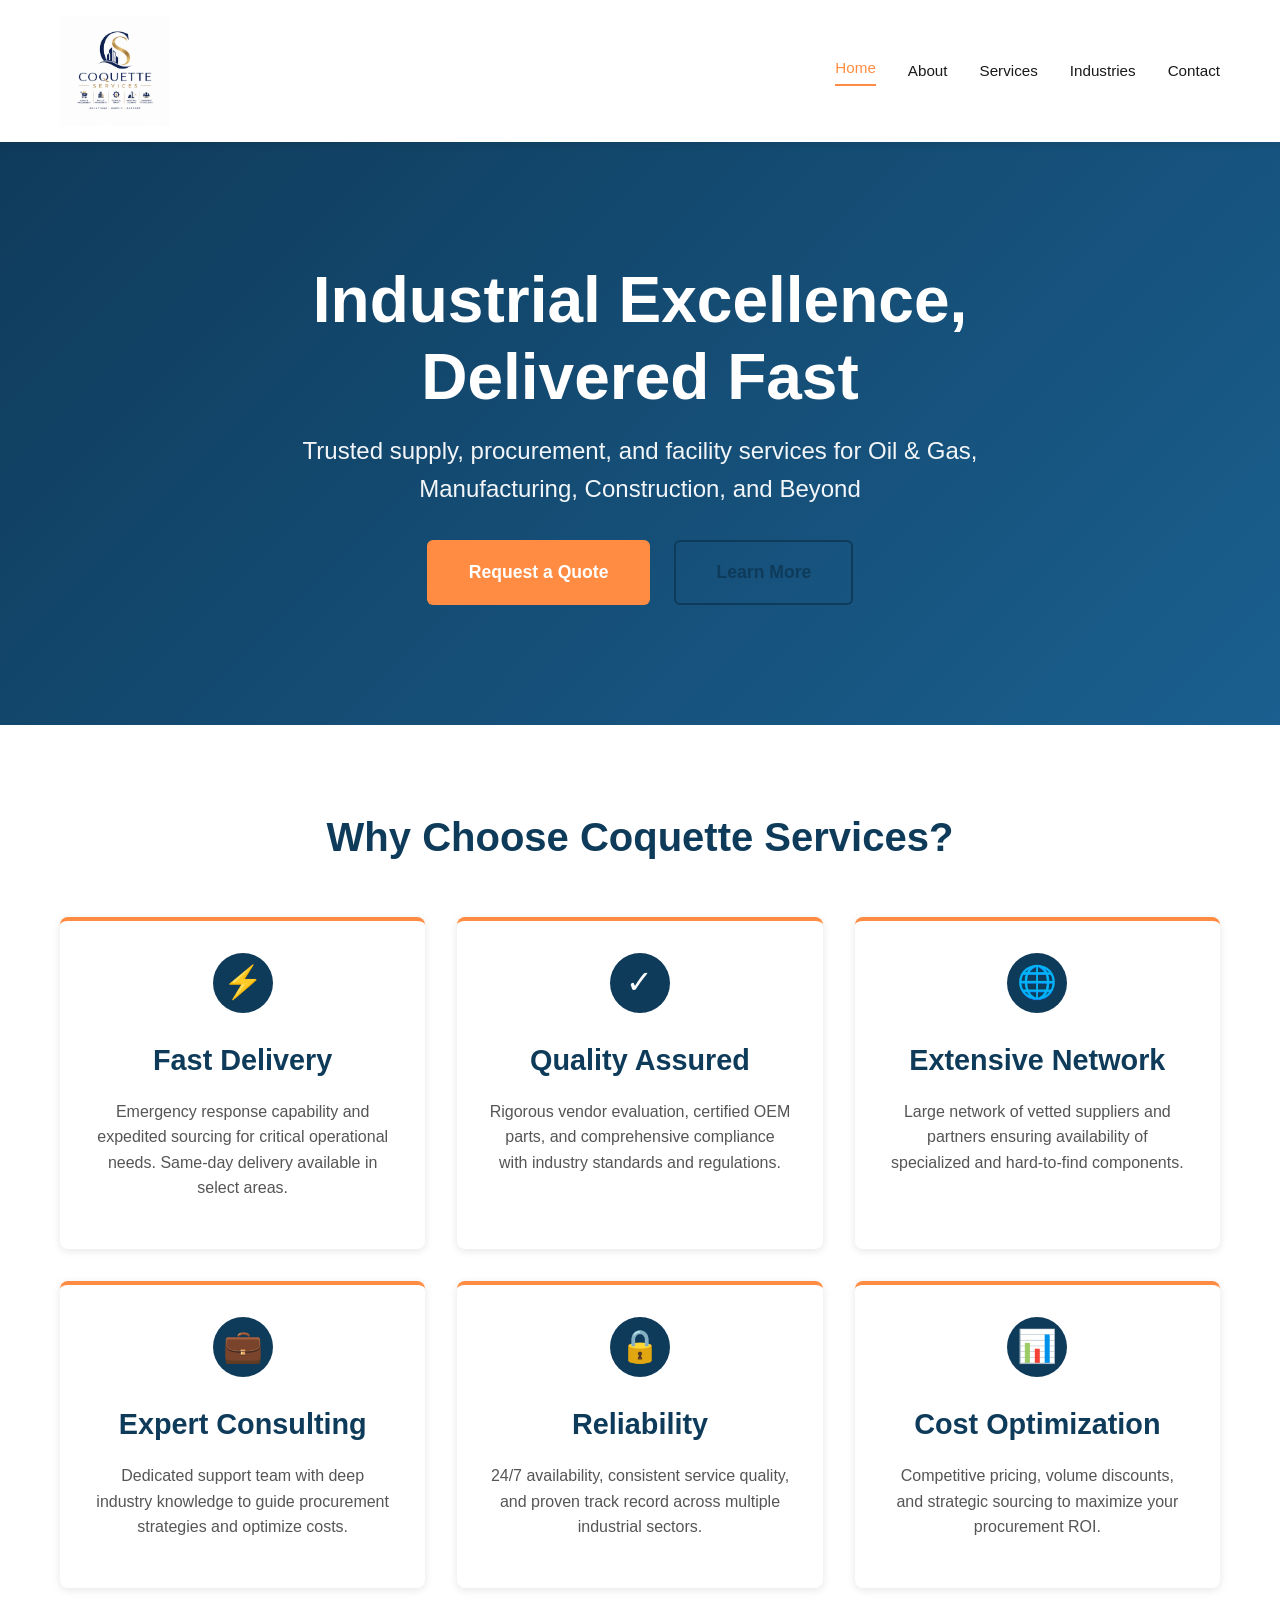
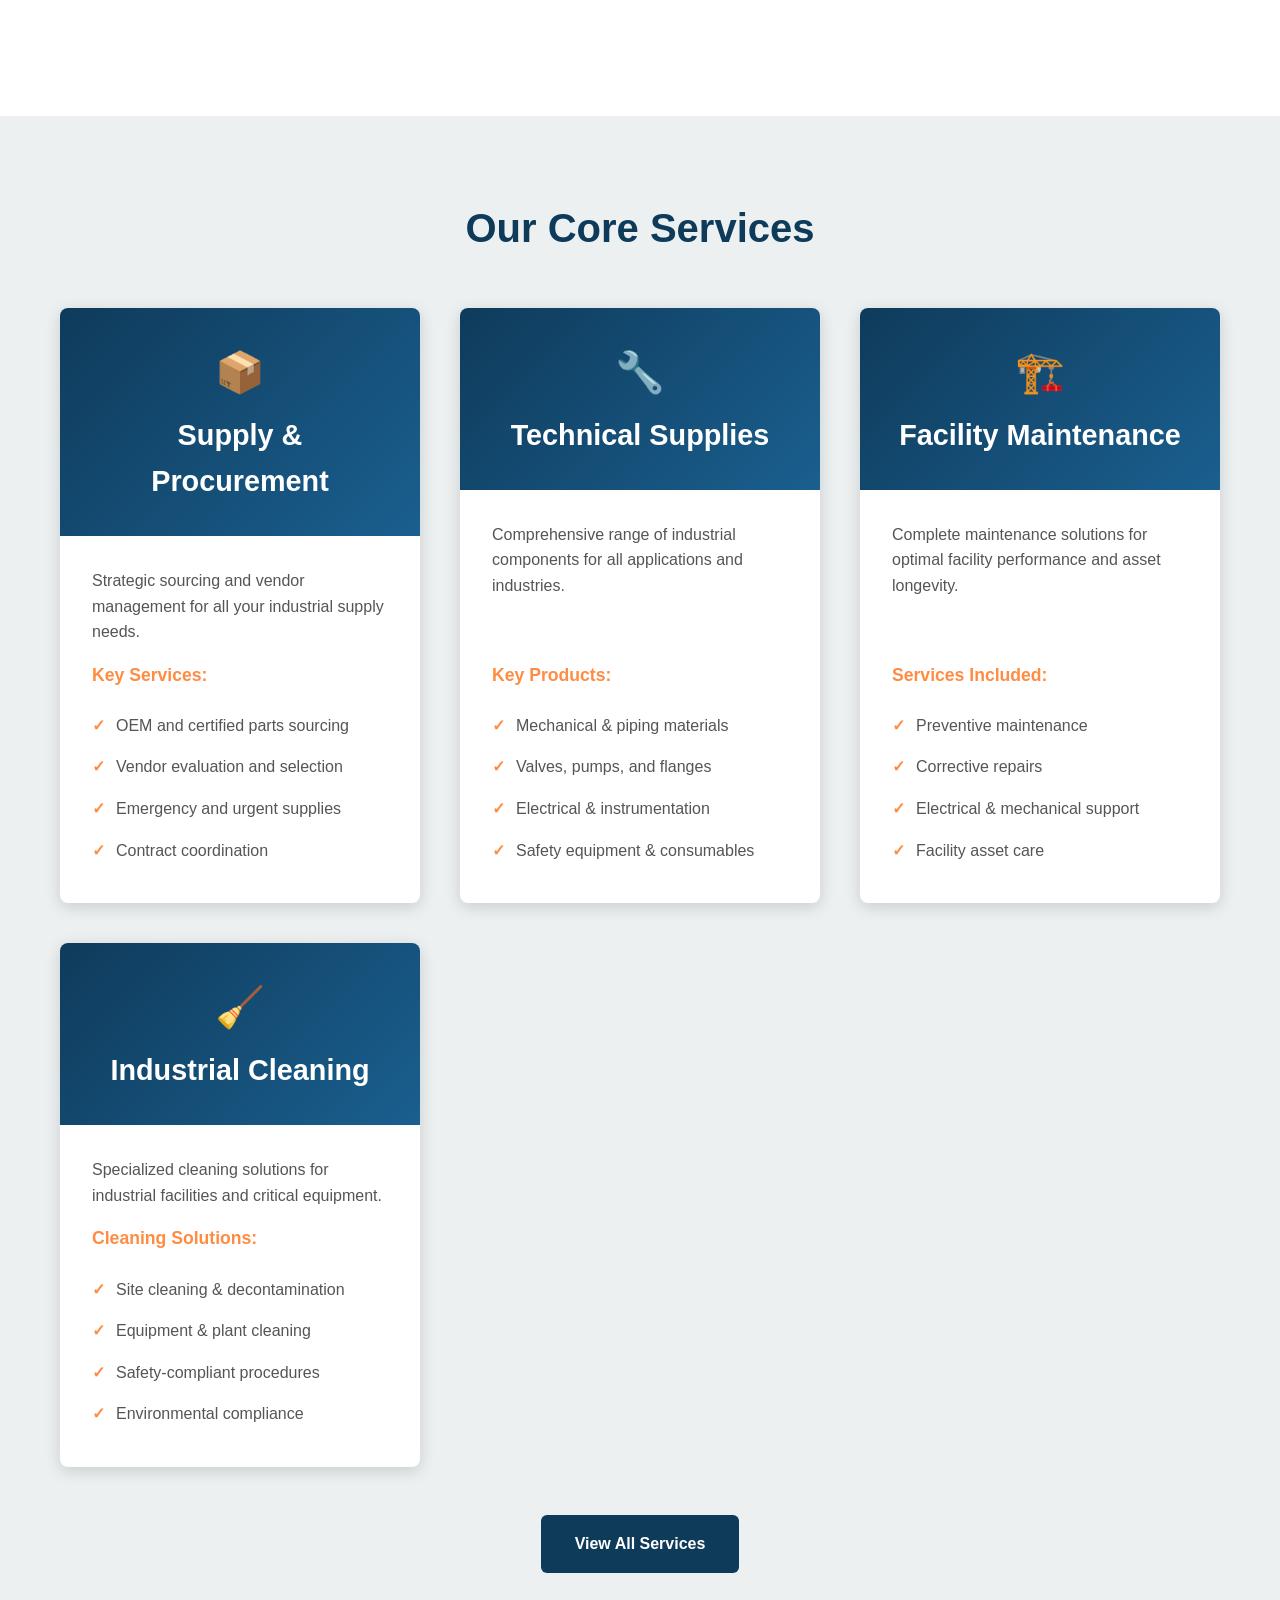
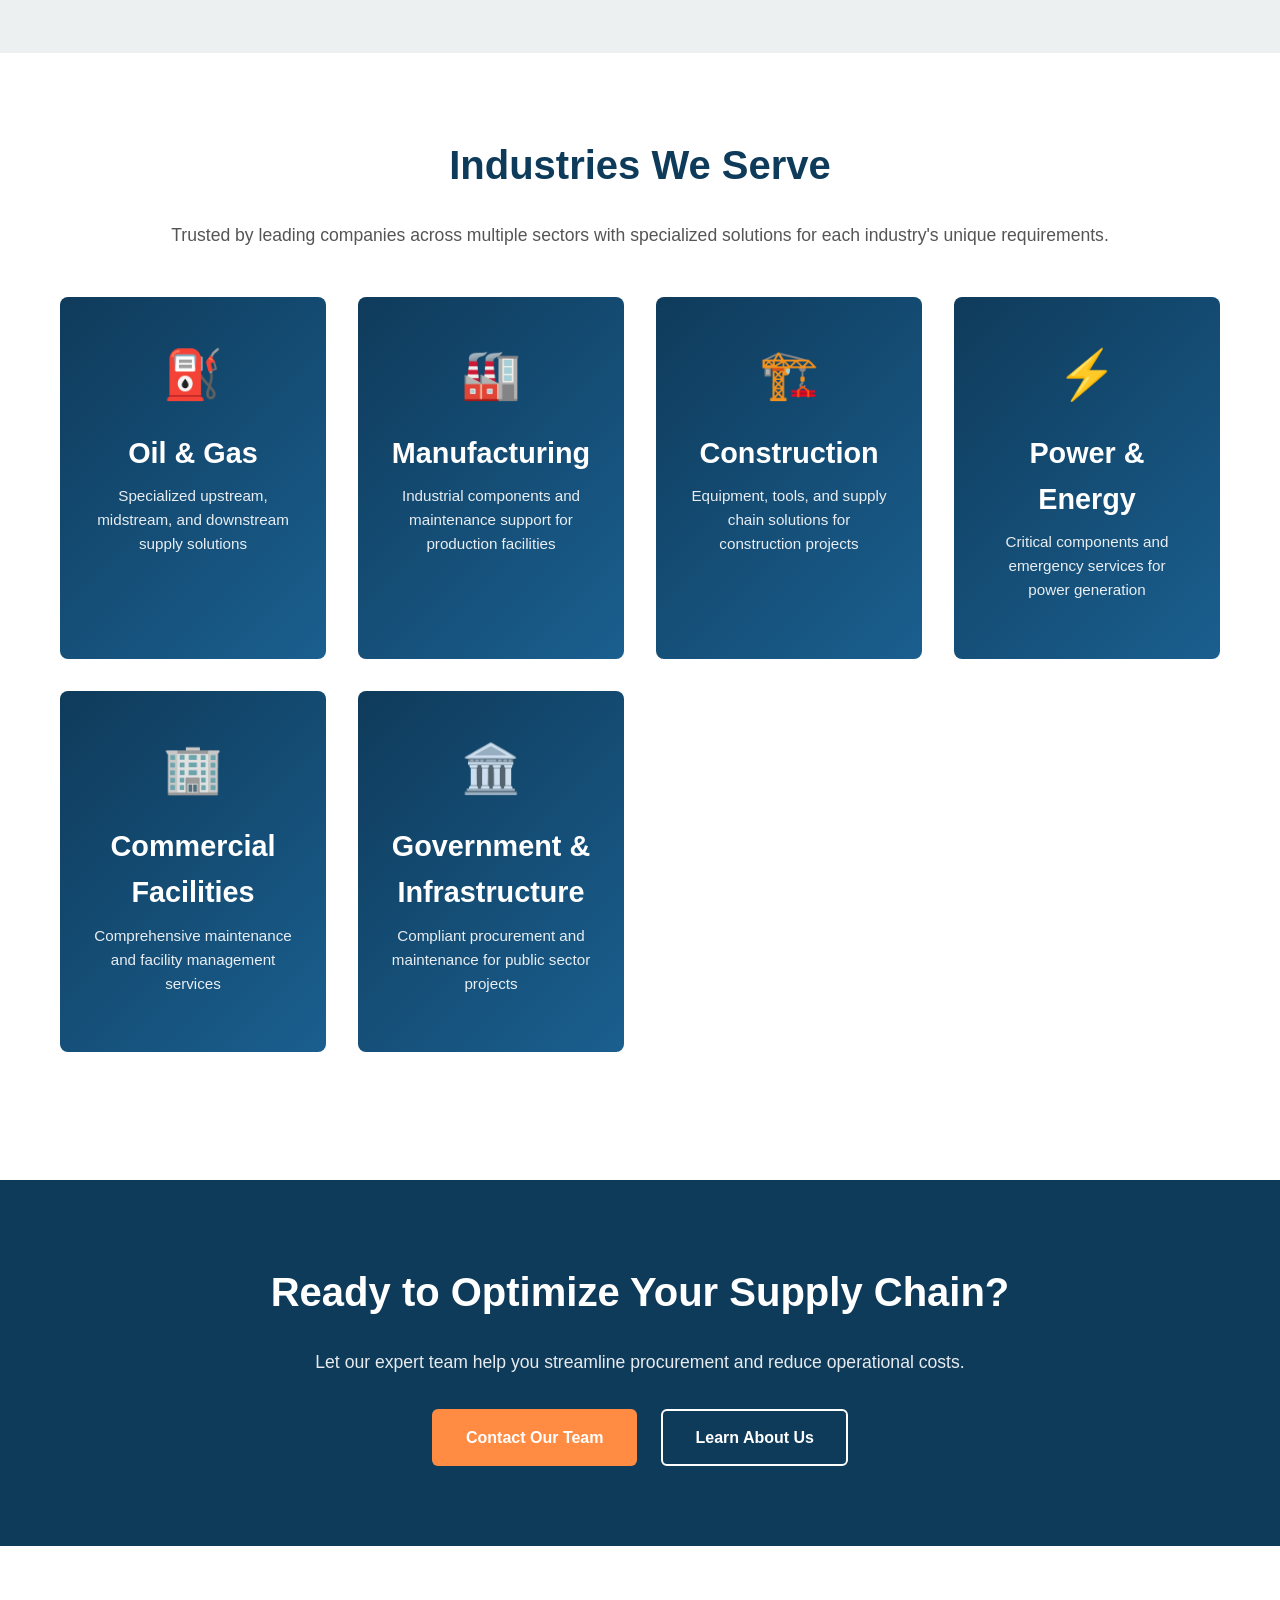
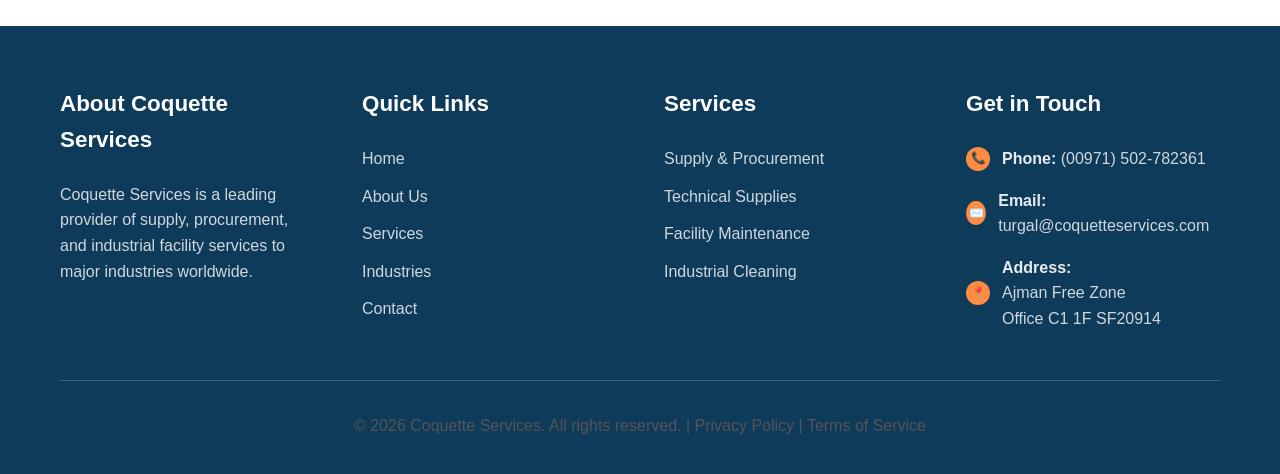
<file: index.html>
<!doctype html>
<html lang="en">
  <head>
    <meta charset="UTF-8" />
    <meta name="viewport" content="width=device-width, initial-scale=1.0" />
    <meta
      name="description"
      content="Dominion City Global Services - Supply, Procurement, Industrial & Facility Services for Oil & Gas, Manufacturing, Construction, and more."
    />
    <meta
      name="keywords"
      content="industrial services, procurement, supply chain, facility management, oil and gas"
    />
    <title>Coquette Services FZE - Industrial Supply & Procurement</title>
    <link
      rel="icon"
      type="image/jpeg"
      href="assets/images/dcgs-logo-original.jpeg"
    />
    <link
      rel="shortcut icon"
      type="image/jpeg"
      href="assets/images/dcgs-logo-original.jpeg"
    />
    <link rel="stylesheet" href="css/styles.css" />
  </head>
  <body>
    <!-- HEADER & NAVIGATION -->
    <header>
      <div class="container">
        <div class="header-content">
          <!-- Logo -->
          <a
            class="logo"
            href="index.html"
            aria-label="Dominion City Global Services Home"
          >
            <img
              src="assets/images/dcgs-logo-original.jpeg"
              alt="Dominion City Global Services logo"
            />
          </a>

          <!-- Navigation Toggle for Mobile -->
          <button class="nav-toggle">☰</button>

          <!-- Navigation Menu -->
          <nav>
            <a href="index.html" class="active">Home</a>
            <a href="about.html">About</a>
            <a href="services.html">Services</a>
            <a href="industries.html">Industries</a>
            <a href="contact.html">Contact</a>
          </nav>
        </div>
      </div>
    </header>

    <!-- HERO SECTION -->
    <section class="hero">
      <div class="container">
        <div class="hero-content">
          <h1>Industrial Excellence, Delivered Fast</h1>
          <p class="subheading">
            Trusted supply, procurement, and facility services for Oil & Gas,
            Manufacturing, Construction, and Beyond
          </p>
          <div class="hero-cta">
            <a href="contact.html" class="btn btn-secondary">Request a Quote</a>
            <a href="#services" class="btn btn-outline">Learn More</a>
          </div>
        </div>
      </div>
    </section>

    <!-- VALUE PROPOSITION -->
    <section class="section" id="services">
      <div class="container">
        <h2>Why Choose Coquette Services?</h2>
        <div class="features-grid">
          <!-- Feature 1 -->
          <div class="feature-card">
            <div class="feature-icon">⚡</div>
            <h3>Fast Delivery</h3>
            <p>
              Emergency response capability and expedited sourcing for critical
              operational needs. Same-day delivery available in select areas.
            </p>
          </div>

          <!-- Feature 2 -->
          <div class="feature-card">
            <div class="feature-icon">✓</div>
            <h3>Quality Assured</h3>
            <p>
              Rigorous vendor evaluation, certified OEM parts, and comprehensive
              compliance with industry standards and regulations.
            </p>
          </div>

          <!-- Feature 3 -->
          <div class="feature-card">
            <div class="feature-icon">🌐</div>
            <h3>Extensive Network</h3>
            <p>
              Large network of vetted suppliers and partners ensuring
              availability of specialized and hard-to-find components.
            </p>
          </div>

          <!-- Feature 4 -->
          <div class="feature-card">
            <div class="feature-icon">💼</div>
            <h3>Expert Consulting</h3>
            <p>
              Dedicated support team with deep industry knowledge to guide
              procurement strategies and optimize costs.
            </p>
          </div>

          <!-- Feature 5 -->
          <div class="feature-card">
            <div class="feature-icon">🔒</div>
            <h3>Reliability</h3>
            <p>
              24/7 availability, consistent service quality, and proven track
              record across multiple industrial sectors.
            </p>
          </div>

          <!-- Feature 6 -->
          <div class="feature-card">
            <div class="feature-icon">📊</div>
            <h3>Cost Optimization</h3>
            <p>
              Competitive pricing, volume discounts, and strategic sourcing to
              maximize your procurement ROI.
            </p>
          </div>
        </div>
      </div>
    </section>

    <!-- CORE SERVICES OVERVIEW -->
    <section class="section light-bg">
      <div class="container">
        <h2>Our Core Services</h2>
        <div class="service-grid">
          <!-- Service 1: Supply & Procurement -->
          <div class="service-card">
            <div class="service-header">
              <div class="service-header-icon">📦</div>
              <h3>Supply & Procurement</h3>
            </div>
            <div class="service-body">
              <p>
                Strategic sourcing and vendor management for all your industrial
                supply needs.
              </p>
              <div class="service-benefits">
                <h5>Key Services:</h5>
                <ul>
                  <li>OEM and certified parts sourcing</li>
                  <li>Vendor evaluation and selection</li>
                  <li>Emergency and urgent supplies</li>
                  <li>Contract coordination</li>
                </ul>
              </div>
            </div>
          </div>

          <!-- Service 2: Technical & Industrial Supplies -->
          <div class="service-card">
            <div class="service-header">
              <div class="service-header-icon">🔧</div>
              <h3>Technical Supplies</h3>
            </div>
            <div class="service-body">
              <p>
                Comprehensive range of industrial components for all
                applications and industries.
              </p>
              <div class="service-benefits">
                <h5>Key Products:</h5>
                <ul>
                  <li>Mechanical & piping materials</li>
                  <li>Valves, pumps, and flanges</li>
                  <li>Electrical & instrumentation</li>
                  <li>Safety equipment & consumables</li>
                </ul>
              </div>
            </div>
          </div>

          <!-- Service 3: Facility Maintenance -->
          <div class="service-card">
            <div class="service-header">
              <div class="service-header-icon">🏗️</div>
              <h3>Facility Maintenance</h3>
            </div>
            <div class="service-body">
              <p>
                Complete maintenance solutions for optimal facility performance
                and asset longevity.
              </p>
              <div class="service-benefits">
                <h5>Services Included:</h5>
                <ul>
                  <li>Preventive maintenance</li>
                  <li>Corrective repairs</li>
                  <li>Electrical & mechanical support</li>
                  <li>Facility asset care</li>
                </ul>
              </div>
            </div>
          </div>

          <!-- Service 4: Industrial Cleaning -->
          <div class="service-card">
            <div class="service-header">
              <div class="service-header-icon">🧹</div>
              <h3>Industrial Cleaning</h3>
            </div>
            <div class="service-body">
              <p>
                Specialized cleaning solutions for industrial facilities and
                critical equipment.
              </p>
              <div class="service-benefits">
                <h5>Cleaning Solutions:</h5>
                <ul>
                  <li>Site cleaning & decontamination</li>
                  <li>Equipment & plant cleaning</li>
                  <li>Safety-compliant procedures</li>
                  <li>Environmental compliance</li>
                </ul>
              </div>
            </div>
          </div>
        </div>

        <div class="text-center mt-4">
          <a href="services.html" class="btn btn-primary">View All Services</a>
        </div>
      </div>
    </section>

    <!-- INDUSTRIES SERVED -->
    <section class="section">
      <div class="container">
        <h2>Industries We Serve</h2>
        <p
          style="
            text-align: center;
            color: var(--text-light);
            margin-bottom: 3rem;
            font-size: 1.1rem;
          "
        >
          Trusted by leading companies across multiple sectors with specialized
          solutions for each industry's unique requirements.
        </p>
        <div class="industry-grid">
          <div class="industry-card">
            <div class="industry-card-content">
              <div class="industry-icon">⛽</div>
              <h3>Oil & Gas</h3>
              <p>
                Specialized upstream, midstream, and downstream supply solutions
              </p>
            </div>
          </div>

          <div class="industry-card">
            <div class="industry-card-content">
              <div class="industry-icon">🏭</div>
              <h3>Manufacturing</h3>
              <p>
                Industrial components and maintenance support for production
                facilities
              </p>
            </div>
          </div>

          <div class="industry-card">
            <div class="industry-card-content">
              <div class="industry-icon">🏗️</div>
              <h3>Construction</h3>
              <p>
                Equipment, tools, and supply chain solutions for construction
                projects
              </p>
            </div>
          </div>

          <div class="industry-card">
            <div class="industry-card-content">
              <div class="industry-icon">⚡</div>
              <h3>Power & Energy</h3>
              <p>
                Critical components and emergency services for power generation
              </p>
            </div>
          </div>

          <div class="industry-card">
            <div class="industry-card-content">
              <div class="industry-icon">🏢</div>
              <h3>Commercial Facilities</h3>
              <p>Comprehensive maintenance and facility management services</p>
            </div>
          </div>

          <div class="industry-card">
            <div class="industry-card-content">
              <div class="industry-icon">🏛️</div>
              <h3>Government & Infrastructure</h3>
              <p>
                Compliant procurement and maintenance for public sector projects
              </p>
            </div>
          </div>
        </div>
      </div>
    </section>

    <!-- CALL TO ACTION -->
    <section class="section dark-bg">
      <div class="container text-center">
        <h2>Ready to Optimize Your Supply Chain?</h2>
        <p style="font-size: 1.1rem; margin-bottom: 2rem">
          Let our expert team help you streamline procurement and reduce
          operational costs.
        </p>
        <div
          style="
            display: flex;
            gap: 1.5rem;
            justify-content: center;
            flex-wrap: wrap;
          "
        >
          <a href="contact.html" class="btn btn-secondary">Contact Our Team</a>
          <a
            href="about.html"
            class="btn btn-outline"
            style="border-color: var(--white); color: var(--white)"
            >Learn About Us</a
          >
        </div>
      </div>
    </section>

    <!-- FOOTER -->
    <footer>
      <div class="container">
        <div class="footer-content">
          <!-- About Footer Section -->
          <div class="footer-section">
            <h4>About Coquette Services</h4>
            <p>
              Coquette Services is a leading provider of supply, procurement,
              and industrial facility services to major industries worldwide.
            </p>
          </div>

          <!-- Quick Links -->
          <div class="footer-section">
            <h4>Quick Links</h4>
            <ul>
              <li><a href="index.html">Home</a></li>
              <li><a href="about.html">About Us</a></li>
              <li><a href="services.html">Services</a></li>
              <li><a href="industries.html">Industries</a></li>
              <li><a href="contact.html">Contact</a></li>
            </ul>
          </div>

          <!-- Services Links -->
          <div class="footer-section">
            <h4>Services</h4>
            <ul>
              <li><a href="services.html#supply">Supply & Procurement</a></li>
              <li><a href="services.html#technical">Technical Supplies</a></li>
              <li><a href="services.html#facility">Facility Maintenance</a></li>
              <li><a href="services.html#cleaning">Industrial Cleaning</a></li>
            </ul>
          </div>

          <!-- Contact Information -->
          <div class="footer-section">
            <h4>Get in Touch</h4>
            <div class="footer-contact">
              <div class="footer-contact-icon">📞</div>
              <div>
                <strong>Phone:</strong>
                <a href="tel:+1-800-DOMINION">(00971) 502-782361</a>
              </div>
            </div>
            <div class="footer-contact">
              <div class="footer-contact-icon">✉️</div>
              <div>
                <strong>Email:</strong>
                <a href="mailto:info@dominioncity.com"
                  >turgal@coquetteservices.com</a
                >
              </div>
            </div>
            <div class="footer-contact">
              <div class="footer-contact-icon">📍</div>
              <div>
                <strong>Address:</strong>
                <p style="margin: 0">
                  Ajman Free Zone<br />Office C1 1F SF20914
                </p>
              </div>
            </div>
          </div>
        </div>

        <!-- Footer Divider -->
        <div class="footer-divider">
          <p>
            &copy;
            <script>
              document.write(new Date().getFullYear());
            </script>
            Coquette Services. All rights reserved. |
            <a href="#" style="color: inherit">Privacy Policy</a> |
            <a href="#" style="color: inherit">Terms of Service</a>
          </p>
        </div>
      </div>
    </footer>

    <!-- JavaScript -->
    <script src="js/main.js"></script>
  </body>
</html>
</file>
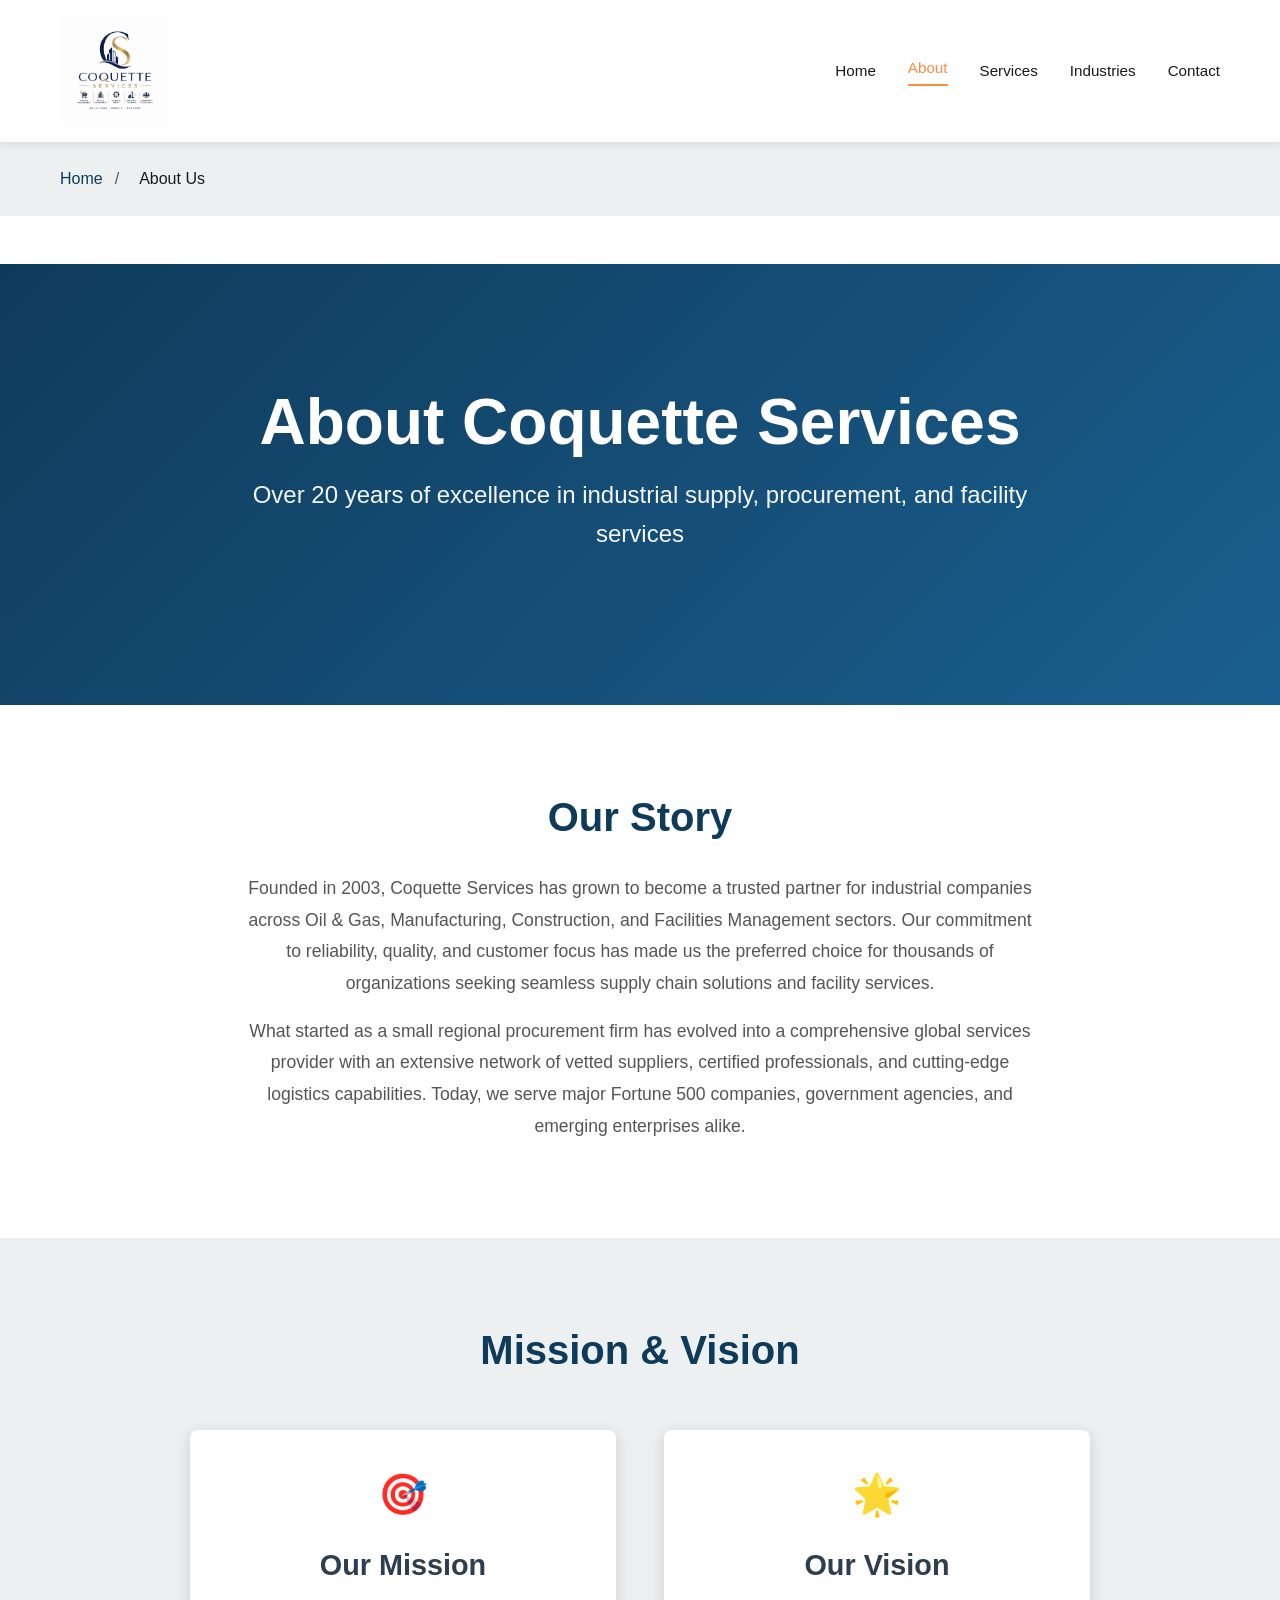
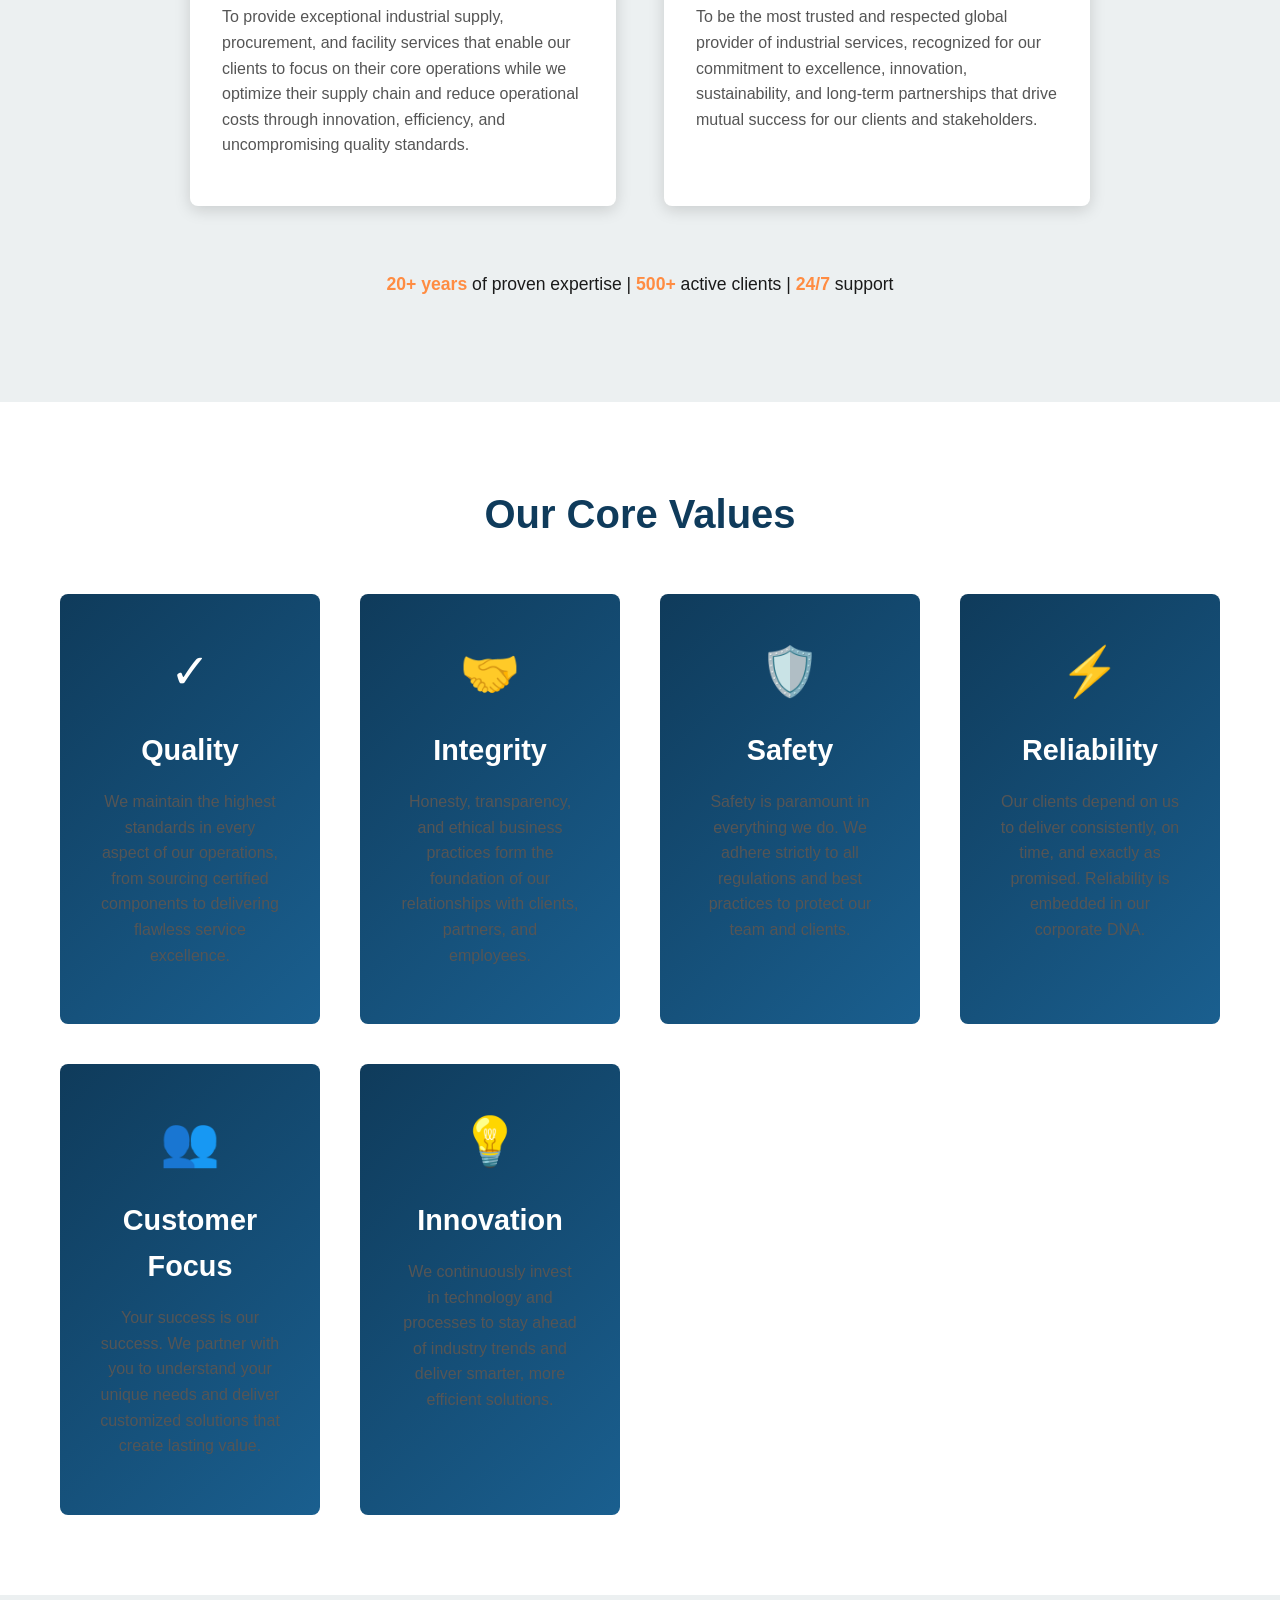
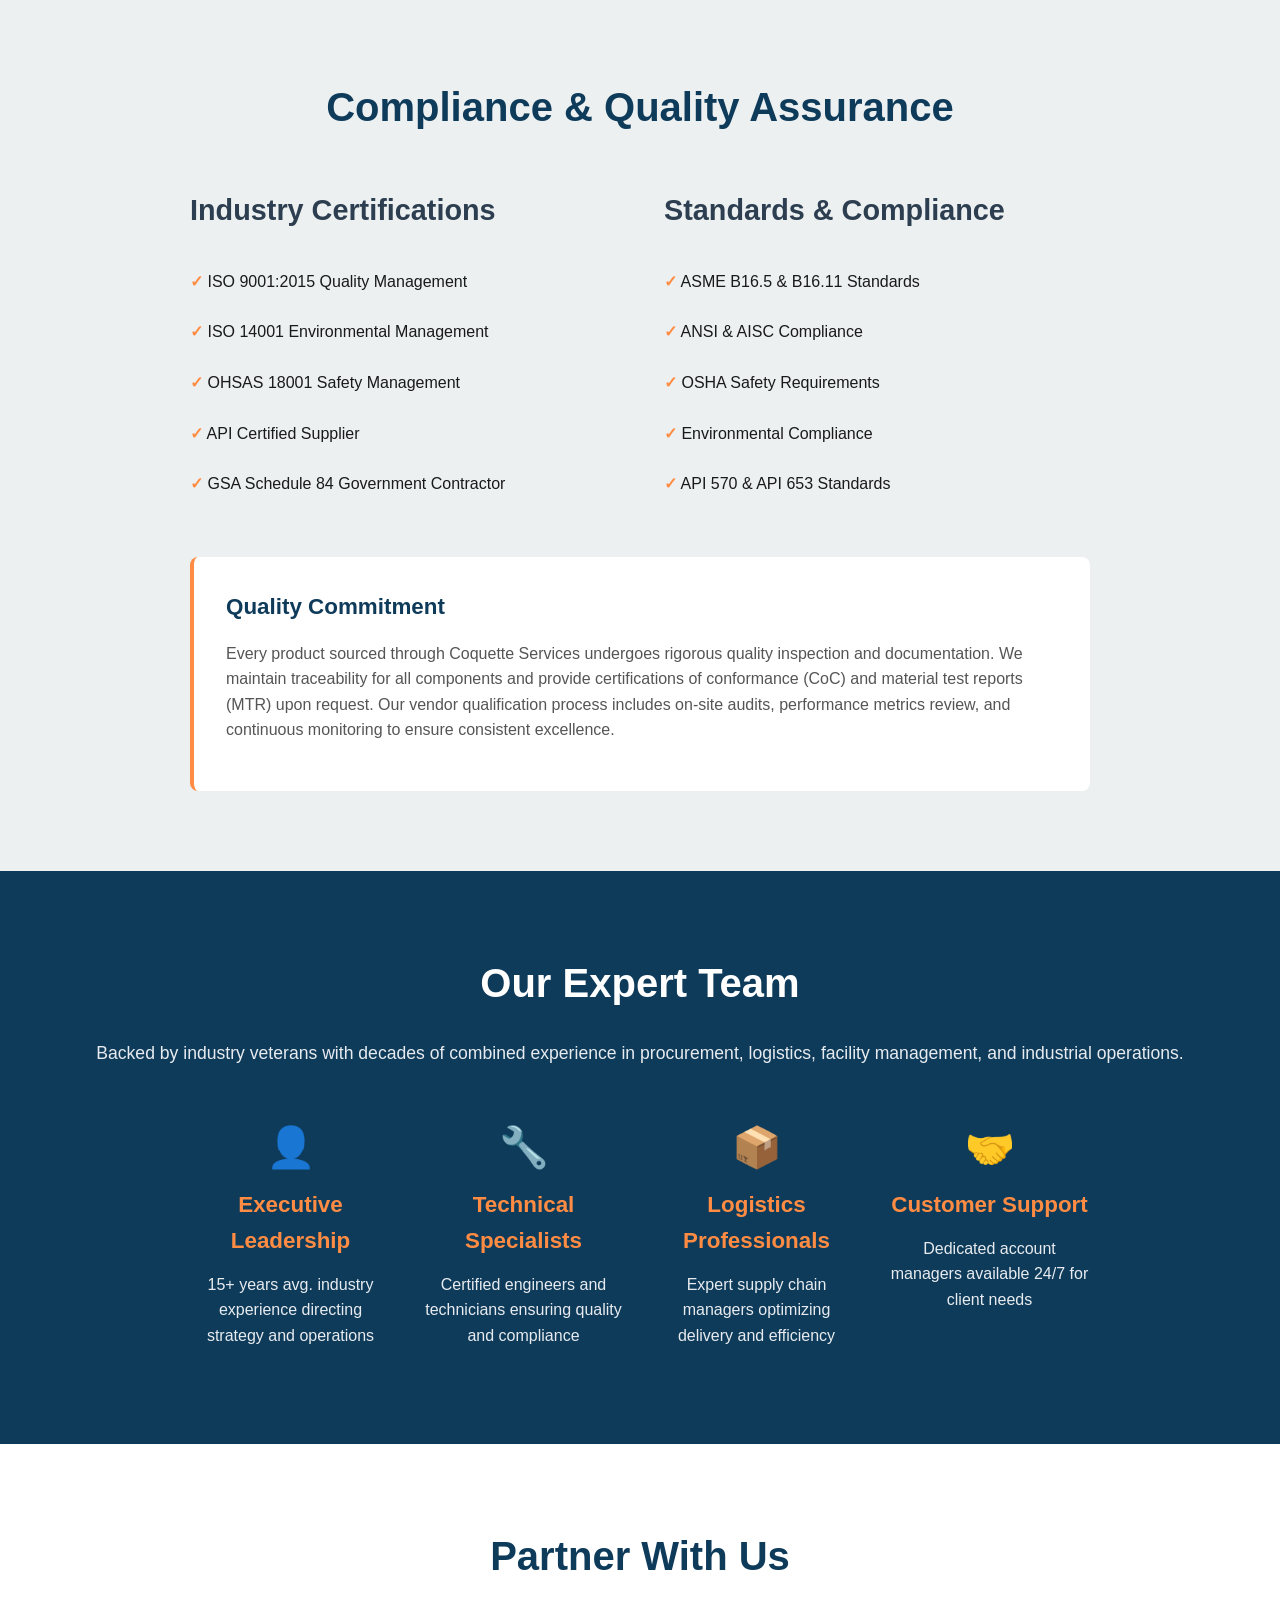
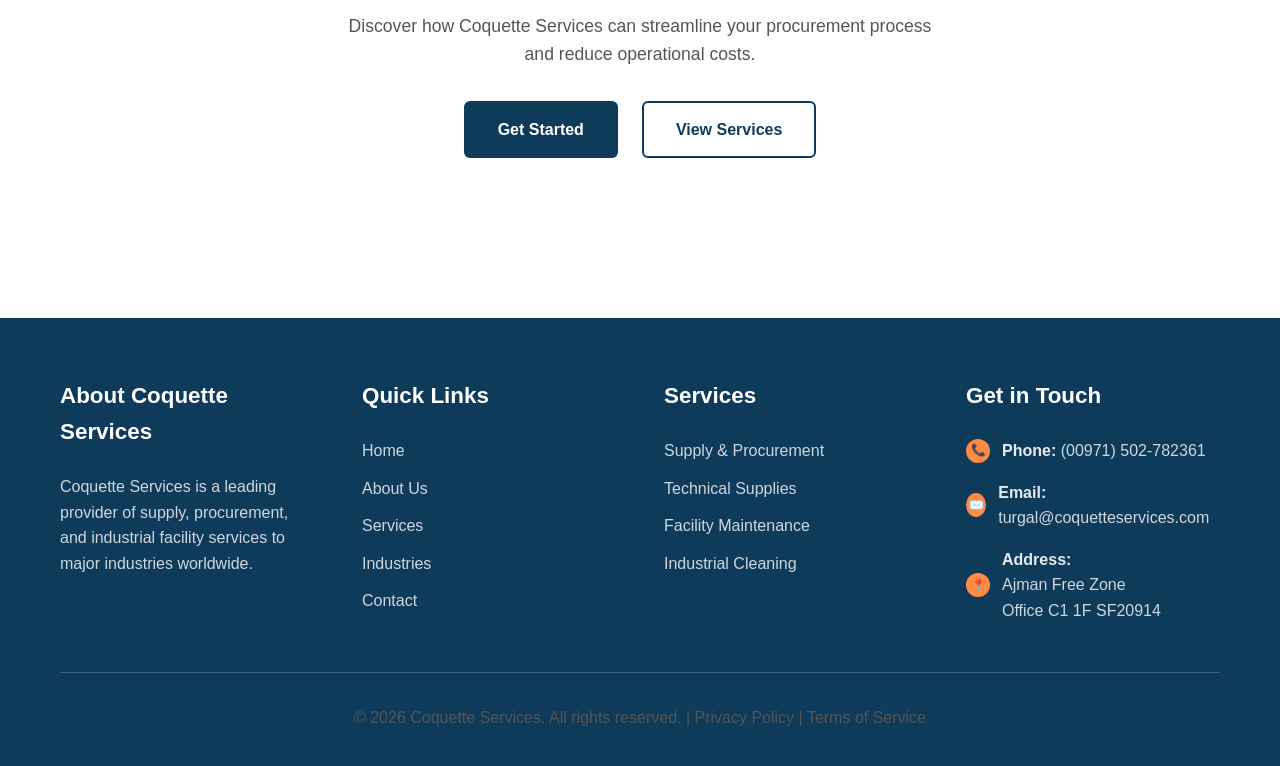
<file: about.html>
<!doctype html>
<html lang="en">
  <head>
    <meta charset="UTF-8" />
    <meta name="viewport" content="width=device-width, initial-scale=1.0" />
    <meta
      name="description"
      content="Learn about Dominion City Global Services - our mission, values, and commitment to excellence in industrial services."
    />
    <title>About Us - Coquette Services</title>
    <link
      rel="icon"
      type="image/jpeg"
      href="assets/images/dcgs-logo-original.jpeg"
    />
    <link
      rel="shortcut icon"
      type="image/jpeg"
      href="assets/images/dcgs-logo-original.jpeg"
    />
    <link rel="stylesheet" href="css/styles.css" />
  </head>
  <body>
    <!-- HEADER & NAVIGATION -->
    <header>
      <div class="container">
        <div class="header-content">
          <a
            class="logo"
            href="index.html"
            aria-label="Dominion City Global Services Home"
          >
            <img
              src="assets/images/dcgs-logo-original.jpeg"
              alt="Dominion City Global Services logo"
            />
          </a>

          <button class="nav-toggle">☰</button>

          <nav>
            <a href="index.html">Home</a>
            <a href="about.html" class="active">About</a>
            <a href="services.html">Services</a>
            <a href="industries.html">Industries</a>
            <a href="contact.html">Contact</a>
          </nav>
        </div>
      </div>
    </header>

    <!-- BREADCRUMB -->
    <div class="breadcrumb">
      <div class="container">
        <ul class="breadcrumb-list">
          <li><a href="index.html">Home</a></li>
          <li>About Us</li>
        </ul>
      </div>
    </div>

    <!-- HERO SECTION -->
    <section class="hero">
      <div class="container">
        <div class="hero-content">
          <h1>About Coquette Services</h1>
          <p class="subheading">
            Over 20 years of excellence in industrial supply, procurement, and
            facility services
          </p>
        </div>
      </div>
    </section>

    <!-- COMPANY OVERVIEW -->
    <section class="section">
      <div class="container">
        <h2>Our Story</h2>
        <div style="max-width: 800px; margin: 0 auto; text-align: center">
          <p
            style="
              font-size: 1.1rem;
              line-height: 1.8;
              color: var(--text-light);
            "
          >
            Founded in 2003, Coquette Services has grown to become a trusted
            partner for industrial companies across Oil & Gas, Manufacturing,
            Construction, and Facilities Management sectors. Our commitment to
            reliability, quality, and customer focus has made us the preferred
            choice for thousands of organizations seeking seamless supply chain
            solutions and facility services.
          </p>
          <p
            style="
              font-size: 1.1rem;
              line-height: 1.8;
              color: var(--text-light);
            "
          >
            What started as a small regional procurement firm has evolved into a
            comprehensive global services provider with an extensive network of
            vetted suppliers, certified professionals, and cutting-edge
            logistics capabilities. Today, we serve major Fortune 500 companies,
            government agencies, and emerging enterprises alike.
          </p>
        </div>
      </div>
    </section>

    <!-- MISSION & VISION -->
    <section class="section light-bg">
      <div class="container">
        <h2>Mission & Vision</h2>
        <div
          style="
            display: grid;
            grid-template-columns: 1fr 1fr;
            gap: 3rem;
            margin-top: 3rem;
            max-width: 900px;
            margin-left: auto;
            margin-right: auto;
          "
        >
          <!-- Mission -->
          <div
            style="
              background: var(--white);
              padding: 2rem;
              border-radius: 0.5rem;
              box-shadow: var(--shadow-md);
            "
          >
            <div
              style="font-size: 2.5rem; margin-bottom: 1rem; text-align: center"
            >
              🎯
            </div>
            <h3 style="text-align: center">Our Mission</h3>
            <p>
              To provide exceptional industrial supply, procurement, and
              facility services that enable our clients to focus on their core
              operations while we optimize their supply chain and reduce
              operational costs through innovation, efficiency, and
              uncompromising quality standards.
            </p>
          </div>

          <!-- Vision -->
          <div
            style="
              background: var(--white);
              padding: 2rem;
              border-radius: 0.5rem;
              box-shadow: var(--shadow-md);
            "
          >
            <div
              style="font-size: 2.5rem; margin-bottom: 1rem; text-align: center"
            >
              🌟
            </div>
            <h3 style="text-align: center">Our Vision</h3>
            <p>
              To be the most trusted and respected global provider of industrial
              services, recognized for our commitment to excellence, innovation,
              sustainability, and long-term partnerships that drive mutual
              success for our clients and stakeholders.
            </p>
          </div>
        </div>

        <!-- Call-to-Action -->
        <div style="text-align: center; margin-top: 4rem">
          <p
            style="
              font-size: 1.1rem;
              color: var(--text-dark);
              margin-bottom: 1.5rem;
            "
          >
            <span class="highlight">20+ years</span> of proven expertise |
            <span class="highlight">500+</span> active clients |
            <span class="highlight">24/7</span> support
          </p>
        </div>
      </div>
    </section>

    <!-- CORE VALUES -->
    <section class="section">
      <div class="container">
        <h2>Our Core Values</h2>
        <div
          style="
            display: grid;
            grid-template-columns: repeat(auto-fit, minmax(250px, 1fr));
            gap: 2.5rem;
            margin-top: 3rem;
          "
        >
          <!-- Value 1: Quality -->
          <div
            style="
              background: linear-gradient(
                135deg,
                var(--primary-dark),
                var(--primary-light)
              );
              color: var(--white);
              padding: 2.5rem;
              border-radius: 0.5rem;
              text-align: center;
            "
          >
            <div style="font-size: 3rem; margin-bottom: 1rem">✓</div>
            <h3 style="color: var(--white)">Quality</h3>
            <p>
              We maintain the highest standards in every aspect of our
              operations, from sourcing certified components to delivering
              flawless service excellence.
            </p>
          </div>

          <!-- Value 2: Integrity -->
          <div
            style="
              background: linear-gradient(
                135deg,
                var(--primary-dark),
                var(--primary-light)
              );
              color: var(--white);
              padding: 2.5rem;
              border-radius: 0.5rem;
              text-align: center;
            "
          >
            <div style="font-size: 3rem; margin-bottom: 1rem">🤝</div>
            <h3 style="color: var(--white)">Integrity</h3>
            <p>
              Honesty, transparency, and ethical business practices form the
              foundation of our relationships with clients, partners, and
              employees.
            </p>
          </div>

          <!-- Value 3: Safety -->
          <div
            style="
              background: linear-gradient(
                135deg,
                var(--primary-dark),
                var(--primary-light)
              );
              color: var(--white);
              padding: 2.5rem;
              border-radius: 0.5rem;
              text-align: center;
            "
          >
            <div style="font-size: 3rem; margin-bottom: 1rem">🛡️</div>
            <h3 style="color: var(--white)">Safety</h3>
            <p>
              Safety is paramount in everything we do. We adhere strictly to all
              regulations and best practices to protect our team and clients.
            </p>
          </div>

          <!-- Value 4: Reliability -->
          <div
            style="
              background: linear-gradient(
                135deg,
                var(--primary-dark),
                var(--primary-light)
              );
              color: var(--white);
              padding: 2.5rem;
              border-radius: 0.5rem;
              text-align: center;
            "
          >
            <div style="font-size: 3rem; margin-bottom: 1rem">⚡</div>
            <h3 style="color: var(--white)">Reliability</h3>
            <p>
              Our clients depend on us to deliver consistently, on time, and
              exactly as promised. Reliability is embedded in our corporate DNA.
            </p>
          </div>

          <!-- Value 5: Customer Focus -->
          <div
            style="
              background: linear-gradient(
                135deg,
                var(--primary-dark),
                var(--primary-light)
              );
              color: var(--white);
              padding: 2.5rem;
              border-radius: 0.5rem;
              text-align: center;
            "
          >
            <div style="font-size: 3rem; margin-bottom: 1rem">👥</div>
            <h3 style="color: var(--white)">Customer Focus</h3>
            <p>
              Your success is our success. We partner with you to understand
              your unique needs and deliver customized solutions that create
              lasting value.
            </p>
          </div>

          <!-- Value 6: Innovation -->
          <div
            style="
              background: linear-gradient(
                135deg,
                var(--primary-dark),
                var(--primary-light)
              );
              color: var(--white);
              padding: 2.5rem;
              border-radius: 0.5rem;
              text-align: center;
            "
          >
            <div style="font-size: 3rem; margin-bottom: 1rem">💡</div>
            <h3 style="color: var(--white)">Innovation</h3>
            <p>
              We continuously invest in technology and processes to stay ahead
              of industry trends and deliver smarter, more efficient solutions.
            </p>
          </div>
        </div>
      </div>
    </section>

    <!-- COMPLIANCE & STANDARDS -->
    <section class="section light-bg">
      <div class="container">
        <h2>Compliance & Quality Assurance</h2>
        <div style="max-width: 900px; margin: 0 auto">
          <div
            style="
              display: grid;
              grid-template-columns: 1fr 1fr;
              gap: 3rem;
              margin-top: 3rem;
            "
          >
            <!-- Certifications -->
            <div>
              <h3 style="margin-bottom: 1.5rem">Industry Certifications</h3>
              <ul style="list-style: none; padding: 0">
                <li
                  style="
                    padding: 0.75rem 0;
                    border-bottom: 1px solid var(--neutral-light);
                  "
                >
                  <strong style="color: var(--accent-orange)">✓</strong> ISO
                  9001:2015 Quality Management
                </li>
                <li
                  style="
                    padding: 0.75rem 0;
                    border-bottom: 1px solid var(--neutral-light);
                  "
                >
                  <strong style="color: var(--accent-orange)">✓</strong> ISO
                  14001 Environmental Management
                </li>
                <li
                  style="
                    padding: 0.75rem 0;
                    border-bottom: 1px solid var(--neutral-light);
                  "
                >
                  <strong style="color: var(--accent-orange)">✓</strong> OHSAS
                  18001 Safety Management
                </li>
                <li
                  style="
                    padding: 0.75rem 0;
                    border-bottom: 1px solid var(--neutral-light);
                  "
                >
                  <strong style="color: var(--accent-orange)">✓</strong> API
                  Certified Supplier
                </li>
                <li style="padding: 0.75rem 0">
                  <strong style="color: var(--accent-orange)">✓</strong> GSA
                  Schedule 84 Government Contractor
                </li>
              </ul>
            </div>

            <!-- Standards Compliance -->
            <div>
              <h3 style="margin-bottom: 1.5rem">Standards & Compliance</h3>
              <ul style="list-style: none; padding: 0">
                <li
                  style="
                    padding: 0.75rem 0;
                    border-bottom: 1px solid var(--neutral-light);
                  "
                >
                  <strong style="color: var(--accent-orange)">✓</strong> ASME
                  B16.5 & B16.11 Standards
                </li>
                <li
                  style="
                    padding: 0.75rem 0;
                    border-bottom: 1px solid var(--neutral-light);
                  "
                >
                  <strong style="color: var(--accent-orange)">✓</strong> ANSI &
                  AISC Compliance
                </li>
                <li
                  style="
                    padding: 0.75rem 0;
                    border-bottom: 1px solid var(--neutral-light);
                  "
                >
                  <strong style="color: var(--accent-orange)">✓</strong> OSHA
                  Safety Requirements
                </li>
                <li
                  style="
                    padding: 0.75rem 0;
                    border-bottom: 1px solid var(--neutral-light);
                  "
                >
                  <strong style="color: var(--accent-orange)">✓</strong>
                  Environmental Compliance
                </li>
                <li style="padding: 0.75rem 0">
                  <strong style="color: var(--accent-orange)">✓</strong> API 570
                  & API 653 Standards
                </li>
              </ul>
            </div>
          </div>

          <div
            style="
              margin-top: 3rem;
              padding: 2rem;
              background: var(--white);
              border-radius: 0.5rem;
              border-left: 4px solid var(--accent-orange);
            "
          >
            <h4 style="margin-bottom: 1rem">Quality Commitment</h4>
            <p>
              Every product sourced through Coquette Services undergoes rigorous
              quality inspection and documentation. We maintain traceability for
              all components and provide certifications of conformance (CoC) and
              material test reports (MTR) upon request. Our vendor qualification
              process includes on-site audits, performance metrics review, and
              continuous monitoring to ensure consistent excellence.
            </p>
          </div>
        </div>
      </div>
    </section>

    <!-- TEAM EXPERTISE -->
    <section class="section dark-bg">
      <div class="container">
        <h2>Our Expert Team</h2>
        <p style="text-align: center; font-size: 1.1rem; margin-bottom: 3rem">
          Backed by industry veterans with decades of combined experience in
          procurement, logistics, facility management, and industrial
          operations.
        </p>
        <div
          style="
            display: grid;
            grid-template-columns: repeat(auto-fit, minmax(200px, 1fr));
            gap: 2rem;
            max-width: 900px;
            margin: 0 auto;
          "
        >
          <div style="text-align: center">
            <div style="font-size: 2.5rem; margin-bottom: 0.5rem">👤</div>
            <h4 style="color: var(--accent-orange)">Executive Leadership</h4>
            <p>
              15+ years avg. industry experience directing strategy and
              operations
            </p>
          </div>
          <div style="text-align: center">
            <div style="font-size: 2.5rem; margin-bottom: 0.5rem">🔧</div>
            <h4 style="color: var(--accent-orange)">Technical Specialists</h4>
            <p>
              Certified engineers and technicians ensuring quality and
              compliance
            </p>
          </div>
          <div style="text-align: center">
            <div style="font-size: 2.5rem; margin-bottom: 0.5rem">📦</div>
            <h4 style="color: var(--accent-orange)">Logistics Professionals</h4>
            <p>
              Expert supply chain managers optimizing delivery and efficiency
            </p>
          </div>
          <div style="text-align: center">
            <div style="font-size: 2.5rem; margin-bottom: 0.5rem">🤝</div>
            <h4 style="color: var(--accent-orange)">Customer Support</h4>
            <p>Dedicated account managers available 24/7 for client needs</p>
          </div>
        </div>
      </div>
    </section>

    <!-- CTA SECTION -->
    <section class="section">
      <div class="container text-center">
        <h2>Partner With Us</h2>
        <p style="font-size: 1.1rem; max-width: 600px; margin: 0 auto 2rem">
          Discover how Coquette Services can streamline your procurement process
          and reduce operational costs.
        </p>
        <div
          style="
            display: flex;
            gap: 1.5rem;
            justify-content: center;
            flex-wrap: wrap;
          "
        >
          <a href="contact.html" class="btn btn-primary">Get Started</a>
          <a href="services.html" class="btn btn-outline">View Services</a>
        </div>
      </div>
    </section>

    <!-- FOOTER -->
    <footer>
      <div class="container">
        <div class="footer-content">
          <div class="footer-section">
            <h4>About Coquette Services</h4>
            <p>
              Coquette Services is a leading provider of supply, procurement,
              and industrial facility services to major industries worldwide.
            </p>
          </div>

          <div class="footer-section">
            <h4>Quick Links</h4>
            <ul>
              <li><a href="index.html">Home</a></li>
              <li><a href="about.html">About Us</a></li>
              <li><a href="services.html">Services</a></li>
              <li><a href="industries.html">Industries</a></li>
              <li><a href="contact.html">Contact</a></li>
            </ul>
          </div>

          <div class="footer-section">
            <h4>Services</h4>
            <ul>
              <li><a href="services.html#supply">Supply & Procurement</a></li>
              <li><a href="services.html#technical">Technical Supplies</a></li>
              <li><a href="services.html#facility">Facility Maintenance</a></li>
              <li><a href="services.html#cleaning">Industrial Cleaning</a></li>
            </ul>
          </div>

          <div class="footer-section">
            <h4>Get in Touch</h4>
            <div class="footer-contact">
              <div class="footer-contact-icon">📞</div>
              <div>
                <strong>Phone:</strong>
                <a href="tel:+1-800-DOMINION">(00971) 502-782361</a>
              </div>
            </div>
            <div class="footer-contact">
              <div class="footer-contact-icon">✉️</div>
              <div>
                <strong>Email:</strong>
                <a href="mailto:info@dominioncity.com"
                  >turgal@coquetteservices.com</a
                >
              </div>
            </div>
            <div class="footer-contact">
              <div class="footer-contact-icon">📍</div>
              <div>
                <strong>Address:</strong>
                <p style="margin: 0">
                  Ajman Free Zone<br />Office C1 1F SF20914
                </p>
              </div>
            </div>
          </div>
        </div>

        <div class="footer-divider">
          <p>
            &copy;
            <script>
              document.write(new Date().getFullYear());
            </script>
            Coquette Services. All rights reserved. |
            <a href="#" style="color: inherit">Privacy Policy</a> |
            <a href="#" style="color: inherit">Terms of Service</a>
          </p>
        </div>
      </div>
    </footer>

    <script src="js/main.js"></script>
  </body>
</html>
</file>
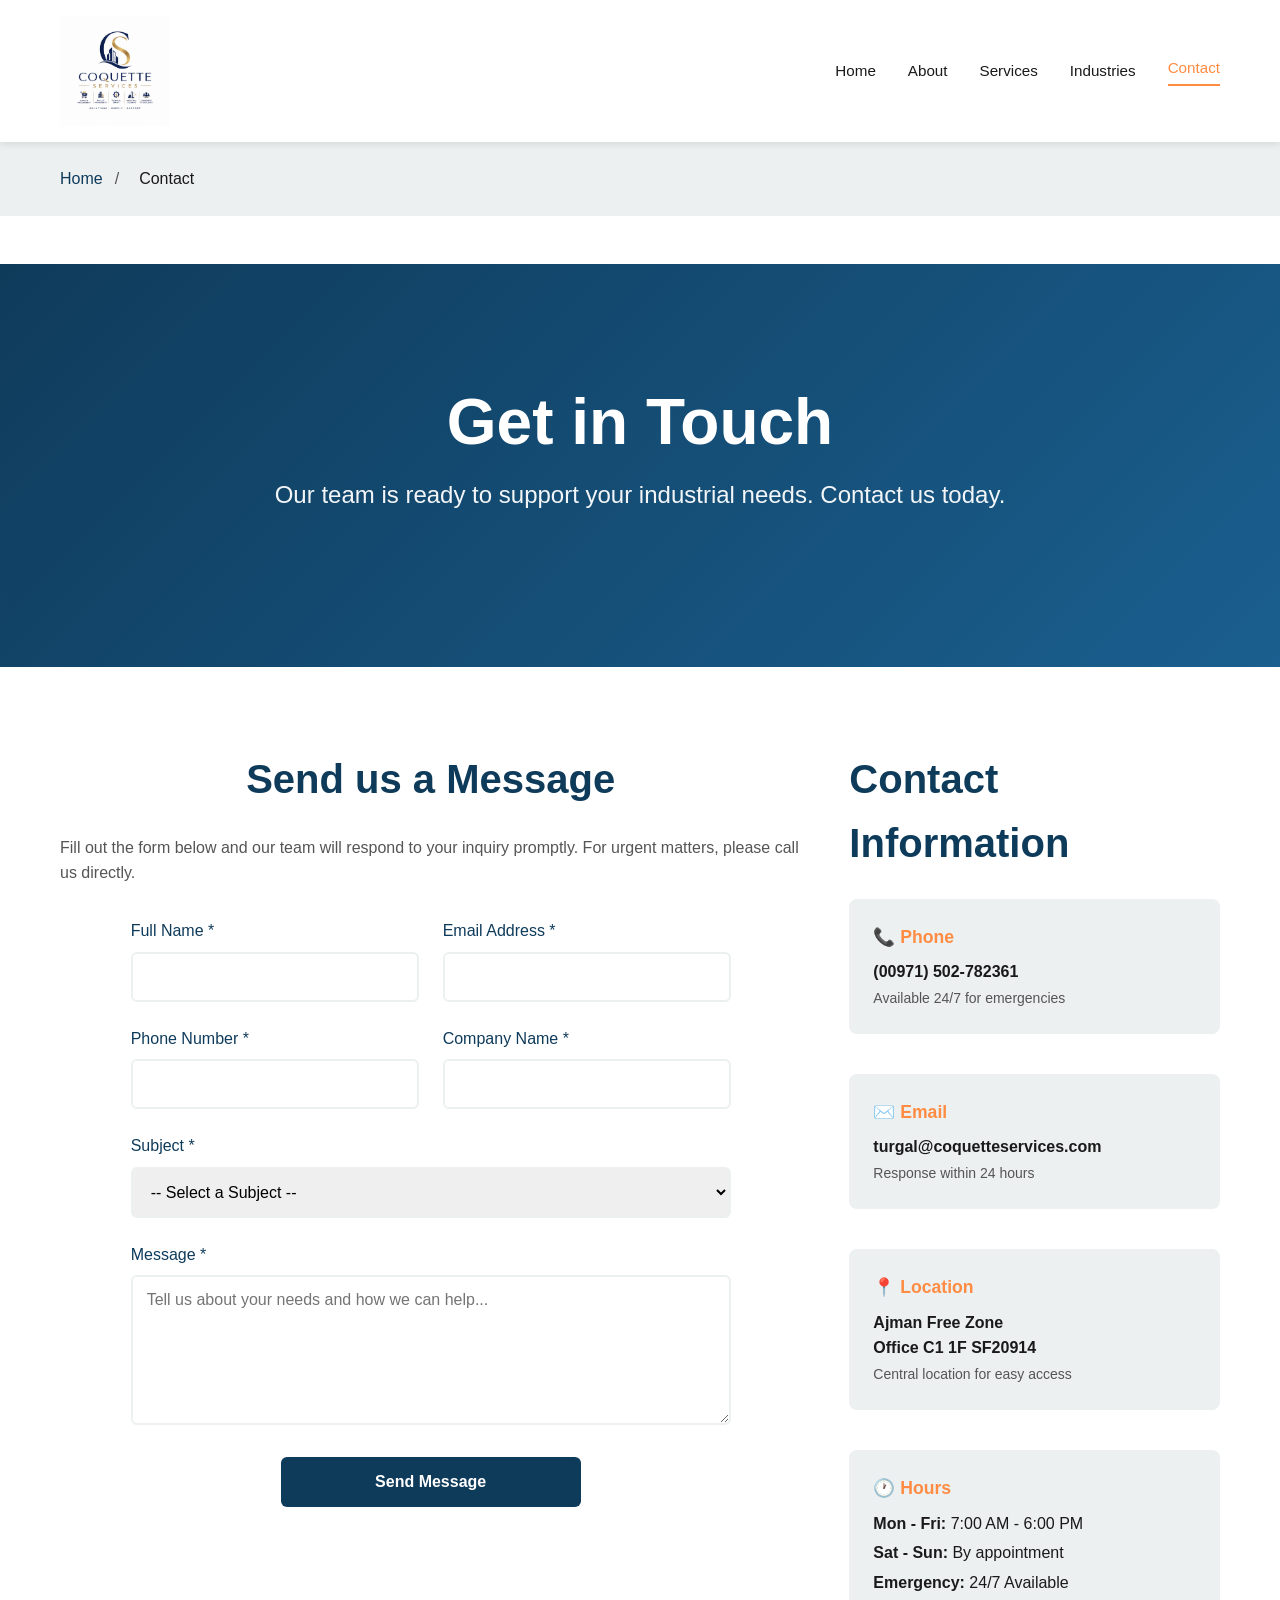
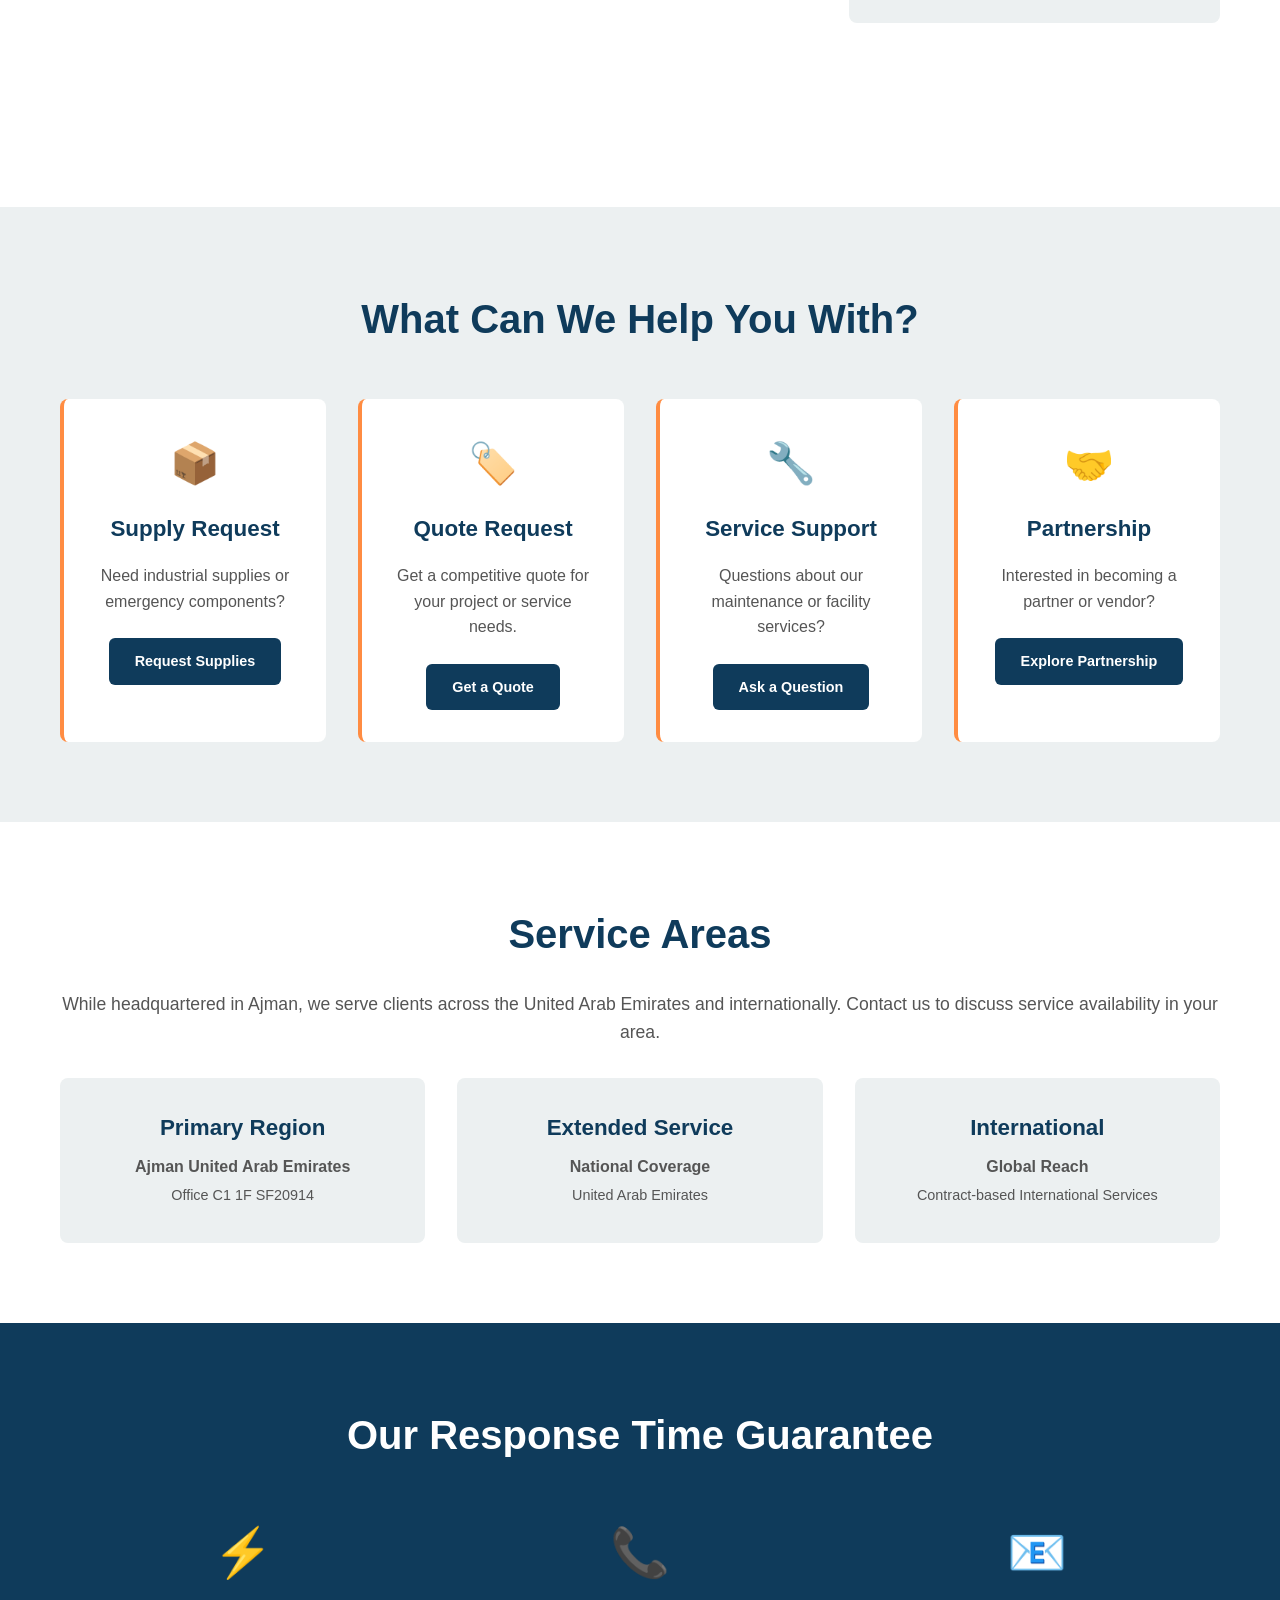
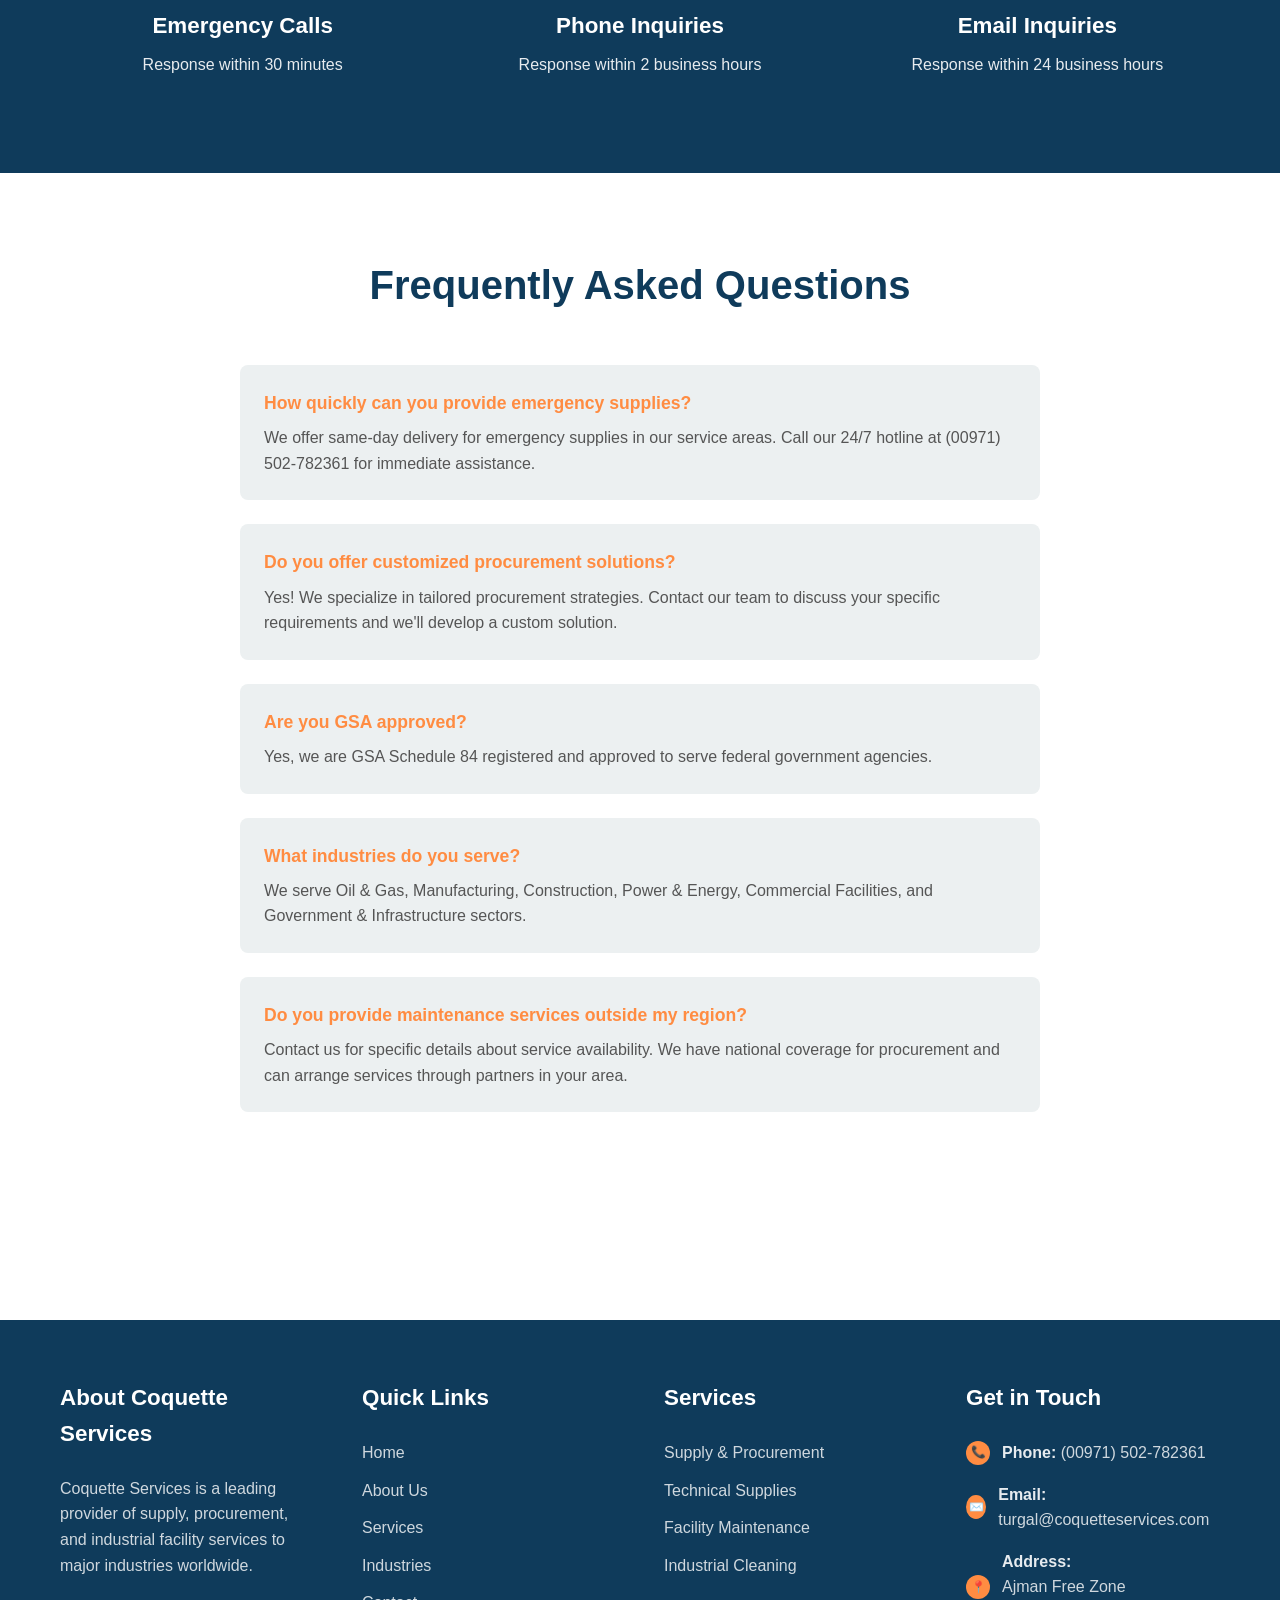
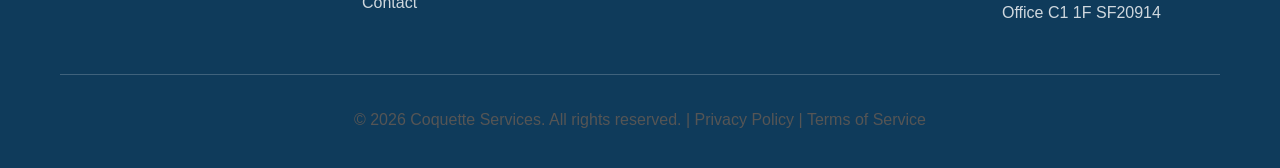
<file: contact.html>
<!doctype html>
<html lang="en">
  <head>
    <meta charset="UTF-8" />
    <meta name="viewport" content="width=device-width, initial-scale=1.0" />
    <meta
      name="description"
      content="Contact Dominion City Global Services for supply, procurement, facility maintenance, and industrial cleaning solutions."
    />
    <title>Contact Us - Coquette Services</title>
    <link
      rel="icon"
      type="image/jpeg"
      href="assets/images/dcgs-logo-original.jpeg"
    />
    <link
      rel="shortcut icon"
      type="image/jpeg"
      href="assets/images/dcgs-logo-original.jpeg"
    />
    <link rel="stylesheet" href="css/styles.css" />
  </head>
  <body>
    <!-- HEADER & NAVIGATION -->
    <header>
      <div class="container">
        <div class="header-content">
          <a
            class="logo"
            href="index.html"
            aria-label="Dominion City Global Services Home"
          >
            <img
              src="assets/images/dcgs-logo-original.jpeg"
              alt="Dominion City Global Services logo"
            />
          </a>

          <button class="nav-toggle">☰</button>

          <nav>
            <a href="index.html">Home</a>
            <a href="about.html">About</a>
            <a href="services.html">Services</a>
            <a href="industries.html">Industries</a>
            <a href="contact.html" class="active">Contact</a>
          </nav>
        </div>
      </div>
    </header>

    <!-- BREADCRUMB -->
    <div class="breadcrumb">
      <div class="container">
        <ul class="breadcrumb-list">
          <li><a href="index.html">Home</a></li>
          <li>Contact</li>
        </ul>
      </div>
    </div>

    <!-- HERO SECTION -->
    <section class="hero">
      <div class="container">
        <div class="hero-content">
          <h1>Get in Touch</h1>
          <p class="subheading">
            Our team is ready to support your industrial needs. Contact us
            today.
          </p>
        </div>
      </div>
    </section>

    <!-- CONTACT FORM & INFO SECTION -->
    <section class="section">
      <div class="container">
        <div
          style="
            display: grid;
            grid-template-columns: 2fr 1fr;
            gap: 3rem;
            margin-bottom: 4rem;
          "
        >
          <!-- Contact Form -->
          <div>
            <h2 style="margin-top: 0">Send us a Message</h2>
            <p style="color: var(--text-light); margin-bottom: 2rem">
              Fill out the form below and our team will respond to your inquiry
              promptly. For urgent matters, please call us directly.
            </p>

            <form id="contactForm" class="contact-form">
              <div class="form-row">
                <div class="form-group">
                  <label for="name">Full Name *</label>
                  <input type="text" id="name" name="name" required />
                </div>
                <div class="form-group">
                  <label for="email">Email Address *</label>
                  <input type="email" id="email" name="email" required />
                </div>
              </div>

              <div class="form-row">
                <div class="form-group">
                  <label for="phone">Phone Number *</label>
                  <input type="tel" id="phone" name="phone" required />
                </div>
                <div class="form-group">
                  <label for="company">Company Name *</label>
                  <input type="text" id="company" name="company" required />
                </div>
              </div>

              <div class="form-group">
                <label for="subject">Subject *</label>
                <select id="subject" name="subject" required>
                  <option value="">-- Select a Subject --</option>
                  <option value="supply">Supply & Procurement</option>
                  <option value="technical">Technical Supplies</option>
                  <option value="facility">Facility Maintenance</option>
                  <option value="cleaning">Industrial Cleaning</option>
                  <option value="quote">Request a Quote</option>
                  <option value="partnership">Partnership Inquiry</option>
                  <option value="other">Other</option>
                </select>
              </div>

              <div class="form-group">
                <label for="message">Message *</label>
                <textarea
                  id="message"
                  name="message"
                  required
                  placeholder="Tell us about your needs and how we can help..."
                ></textarea>
              </div>

              <div class="form-submit">
                <button type="submit" class="btn btn-primary">
                  Send Message
                </button>
              </div>
            </form>
          </div>

          <!-- Contact Information -->
          <div>
            <h2 style="margin-top: 0; text-align: left">Contact Information</h2>

            <!-- Phone -->
            <div
              style="
                margin-bottom: 2.5rem;
                padding: 1.5rem;
                background: var(--neutral-light);
                border-radius: 0.5rem;
              "
            >
              <h5 style="margin-bottom: 0.5rem; color: var(--accent-orange)">
                📞 Phone
              </h5>
              <p style="margin: 0; color: var(--text-dark); font-weight: 600">
                <a href="tel:+1-800-DOMINION" style="color: var(--text-dark)"
                  >(00971) 502-782361</a
                >
              </p>
              <small style="color: var(--text-light)"
                >Available 24/7 for emergencies</small
              >
            </div>

            <!-- Email -->
            <div
              style="
                margin-bottom: 2.5rem;
                padding: 1.5rem;
                background: var(--neutral-light);
                border-radius: 0.5rem;
              "
            >
              <h5 style="margin-bottom: 0.5rem; color: var(--accent-orange)">
                ✉️ Email
              </h5>
              <p style="margin: 0; color: var(--text-dark); font-weight: 600">
                <a
                  href="mailto:info@dominioncity.com"
                  style="color: var(--text-dark)"
                  >turgal@coquetteservices.com</a
                >
              </p>
              <small style="color: var(--text-light)"
                >Response within 24 hours</small
              >
            </div>

            <!-- Location -->
            <div
              style="
                margin-bottom: 2.5rem;
                padding: 1.5rem;
                background: var(--neutral-light);
                border-radius: 0.5rem;
              "
            >
              <h5 style="margin-bottom: 0.5rem; color: var(--accent-orange)">
                📍 Location
              </h5>
              <p style="margin: 0; color: var(--text-dark); font-weight: 600">
                Ajman Free Zone<br />
                Office C1 1F SF20914
              </p>
              <small style="color: var(--text-light)"
                >Central location for easy access</small
              >
            </div>

            <!-- Hours -->
            <div
              style="
                margin-bottom: 2.5rem;
                padding: 1.5rem;
                background: var(--neutral-light);
                border-radius: 0.5rem;
              "
            >
              <h5 style="margin-bottom: 0.5rem; color: var(--accent-orange)">
                🕐 Hours
              </h5>
              <p style="margin: 0.25rem 0; color: var(--text-dark)">
                <strong>Mon - Fri:</strong> 7:00 AM - 6:00 PM
              </p>
              <p style="margin: 0.25rem 0; color: var(--text-dark)">
                <strong>Sat - Sun:</strong> By appointment
              </p>
              <p style="margin: 0.25rem 0; color: var(--text-dark)">
                <strong>Emergency:</strong> 24/7 Available
              </p>
            </div>
          </div>
        </div>
      </div>
    </section>

    <!-- QUICK ACCESS SECTION -->
    <section class="section light-bg">
      <div class="container">
        <h2>What Can We Help You With?</h2>
        <div
          style="
            display: grid;
            grid-template-columns: repeat(auto-fit, minmax(240px, 1fr));
            gap: 2rem;
            margin-top: 3rem;
          "
        >
          <div
            style="
              padding: 2rem;
              background: var(--white);
              border-radius: 0.5rem;
              border-left: 4px solid var(--accent-orange);
              text-align: center;
            "
          >
            <div style="font-size: 2.5rem; margin-bottom: 1rem">📦</div>
            <h4 style="margin-bottom: 1rem">Supply Request</h4>
            <p style="margin-bottom: 1.5rem; color: var(--text-light)">
              Need industrial supplies or emergency components?
            </p>
            <a href="#contactForm" class="btn btn-small btn-primary"
              >Request Supplies</a
            >
          </div>

          <div
            style="
              padding: 2rem;
              background: var(--white);
              border-radius: 0.5rem;
              border-left: 4px solid var(--accent-orange);
              text-align: center;
            "
          >
            <div style="font-size: 2.5rem; margin-bottom: 1rem">🏷️</div>
            <h4 style="margin-bottom: 1rem">Quote Request</h4>
            <p style="margin-bottom: 1.5rem; color: var(--text-light)">
              Get a competitive quote for your project or service needs.
            </p>
            <a href="#contactForm" class="btn btn-small btn-primary"
              >Get a Quote</a
            >
          </div>

          <div
            style="
              padding: 2rem;
              background: var(--white);
              border-radius: 0.5rem;
              border-left: 4px solid var(--accent-orange);
              text-align: center;
            "
          >
            <div style="font-size: 2.5rem; margin-bottom: 1rem">🔧</div>
            <h4 style="margin-bottom: 1rem">Service Support</h4>
            <p style="margin-bottom: 1.5rem; color: var(--text-light)">
              Questions about our maintenance or facility services?
            </p>
            <a href="#contactForm" class="btn btn-small btn-primary"
              >Ask a Question</a
            >
          </div>

          <div
            style="
              padding: 2rem;
              background: var(--white);
              border-radius: 0.5rem;
              border-left: 4px solid var(--accent-orange);
              text-align: center;
            "
          >
            <div style="font-size: 2.5rem; margin-bottom: 1rem">🤝</div>
            <h4 style="margin-bottom: 1rem">Partnership</h4>
            <p style="margin-bottom: 1.5rem; color: var(--text-light)">
              Interested in becoming a partner or vendor?
            </p>
            <a href="#contactForm" class="btn btn-small btn-primary"
              >Explore Partnership</a
            >
          </div>
        </div>
      </div>
    </section>

    <!-- SERVICE AREAS MAP SECTION -->
    <section class="section">
      <div class="container">
        <h2>Service Areas</h2>
        <p
          style="
            text-align: center;
            color: var(--text-light);
            margin-bottom: 2rem;
            font-size: 1.1rem;
          "
        >
          While headquartered in Ajman, we serve clients across the United Arab
          Emirates and internationally. Contact us to discuss service
          availability in your area.
        </p>
        <div
          style="
            display: grid;
            grid-template-columns: repeat(auto-fit, minmax(250px, 1fr));
            gap: 2rem;
          "
        >
          <div
            style="
              padding: 2rem;
              text-align: center;
              background: var(--neutral-light);
              border-radius: 0.5rem;
            "
          >
            <h4 style="margin-bottom: 0.5rem">Primary Region</h4>
            <p style="margin: 0; font-weight: 600">
              Ajman United Arab Emirates
            </p>
            <p
              style="
                margin: 0.25rem 0;
                color: var(--text-light);
                font-size: 0.9rem;
              "
            >
              Office C1 1F SF20914
            </p>
          </div>
          <div
            style="
              padding: 2rem;
              text-align: center;
              background: var(--neutral-light);
              border-radius: 0.5rem;
            "
          >
            <h4 style="margin-bottom: 0.5rem">Extended Service</h4>
            <p style="margin: 0; font-weight: 600">National Coverage</p>
            <p
              style="
                margin: 0.25rem 0;
                color: var(--text-light);
                font-size: 0.9rem;
              "
            >
              United Arab Emirates
            </p>
          </div>
          <div
            style="
              padding: 2rem;
              text-align: center;
              background: var(--neutral-light);
              border-radius: 0.5rem;
            "
          >
            <h4 style="margin-bottom: 0.5rem">International</h4>
            <p style="margin: 0; font-weight: 600">Global Reach</p>
            <p
              style="
                margin: 0.25rem 0;
                color: var(--text-light);
                font-size: 0.9rem;
              "
            >
              Contract-based International Services
            </p>
          </div>
        </div>
      </div>
    </section>

    <!-- RESPONSE TIME GUARANTEE -->
    <section class="section dark-bg">
      <div class="container">
        <h2>Our Response Time Guarantee</h2>
        <div
          style="
            display: grid;
            grid-template-columns: repeat(auto-fit, minmax(250px, 1fr));
            gap: 2rem;
            margin-top: 3rem;
            text-align: center;
          "
        >
          <div>
            <div
              style="
                font-size: 3rem;
                color: var(--accent-orange);
                margin-bottom: 1rem;
              "
            >
              ⚡
            </div>
            <h4 style="color: var(--white); margin-bottom: 0.5rem">
              Emergency Calls
            </h4>
            <p style="color: rgba(255, 255, 255, 0.9)">
              Response within 30 minutes
            </p>
          </div>
          <div>
            <div
              style="
                font-size: 3rem;
                color: var(--accent-orange);
                margin-bottom: 1rem;
              "
            >
              📞
            </div>
            <h4 style="color: var(--white); margin-bottom: 0.5rem">
              Phone Inquiries
            </h4>
            <p style="color: rgba(255, 255, 255, 0.9)">
              Response within 2 business hours
            </p>
          </div>
          <div>
            <div
              style="
                font-size: 3rem;
                color: var(--accent-orange);
                margin-bottom: 1rem;
              "
            >
              📧
            </div>
            <h4 style="color: var(--white); margin-bottom: 0.5rem">
              Email Inquiries
            </h4>
            <p style="color: rgba(255, 255, 255, 0.9)">
              Response within 24 business hours
            </p>
          </div>
        </div>
      </div>
    </section>

    <!-- FAQ SECTION -->
    <section class="section">
      <div class="container">
        <h2>Frequently Asked Questions</h2>
        <div style="max-width: 800px; margin: 3rem auto">
          <div
            style="
              margin-bottom: 1.5rem;
              padding: 1.5rem;
              background: var(--neutral-light);
              border-radius: 0.5rem;
            "
          >
            <h5
              style="
                margin: 0 0 0.5rem 0;
                cursor: pointer;
                color: var(--accent-orange);
              "
            >
              How quickly can you provide emergency supplies?
            </h5>
            <p style="margin: 0; color: var(--text-light)">
              We offer same-day delivery for emergency supplies in our service
              areas. Call our 24/7 hotline at (00971) 502-782361 for immediate
              assistance.
            </p>
          </div>

          <div
            style="
              margin-bottom: 1.5rem;
              padding: 1.5rem;
              background: var(--neutral-light);
              border-radius: 0.5rem;
            "
          >
            <h5
              style="
                margin: 0 0 0.5rem 0;
                cursor: pointer;
                color: var(--accent-orange);
              "
            >
              Do you offer customized procurement solutions?
            </h5>
            <p style="margin: 0; color: var(--text-light)">
              Yes! We specialize in tailored procurement strategies. Contact our
              team to discuss your specific requirements and we'll develop a
              custom solution.
            </p>
          </div>

          <div
            style="
              margin-bottom: 1.5rem;
              padding: 1.5rem;
              background: var(--neutral-light);
              border-radius: 0.5rem;
            "
          >
            <h5
              style="
                margin: 0 0 0.5rem 0;
                cursor: pointer;
                color: var(--accent-orange);
              "
            >
              Are you GSA approved?
            </h5>
            <p style="margin: 0; color: var(--text-light)">
              Yes, we are GSA Schedule 84 registered and approved to serve
              federal government agencies.
            </p>
          </div>

          <div
            style="
              margin-bottom: 1.5rem;
              padding: 1.5rem;
              background: var(--neutral-light);
              border-radius: 0.5rem;
            "
          >
            <h5
              style="
                margin: 0 0 0.5rem 0;
                cursor: pointer;
                color: var(--accent-orange);
              "
            >
              What industries do you serve?
            </h5>
            <p style="margin: 0; color: var(--text-light)">
              We serve Oil & Gas, Manufacturing, Construction, Power & Energy,
              Commercial Facilities, and Government & Infrastructure sectors.
            </p>
          </div>

          <div
            style="
              padding: 1.5rem;
              background: var(--neutral-light);
              border-radius: 0.5rem;
            "
          >
            <h5
              style="
                margin: 0 0 0.5rem 0;
                cursor: pointer;
                color: var(--accent-orange);
              "
            >
              Do you provide maintenance services outside my region?
            </h5>
            <p style="margin: 0; color: var(--text-light)">
              Contact us for specific details about service availability. We
              have national coverage for procurement and can arrange services
              through partners in your area.
            </p>
          </div>
        </div>
      </div>
    </section>

    <!-- FOOTER -->
    <footer>
      <div class="container">
        <div class="footer-content">
          <div class="footer-section">
            <h4>About Coquette Services</h4>
            <p>
              Coquette Services is a leading provider of supply, procurement,
              and industrial facility services to major industries worldwide.
            </p>
          </div>

          <div class="footer-section">
            <h4>Quick Links</h4>
            <ul>
              <li><a href="index.html">Home</a></li>
              <li><a href="about.html">About Us</a></li>
              <li><a href="services.html">Services</a></li>
              <li><a href="industries.html">Industries</a></li>
              <li><a href="contact.html">Contact</a></li>
            </ul>
          </div>

          <div class="footer-section">
            <h4>Services</h4>
            <ul>
              <li><a href="services.html#supply">Supply & Procurement</a></li>
              <li><a href="services.html#technical">Technical Supplies</a></li>
              <li><a href="services.html#facility">Facility Maintenance</a></li>
              <li><a href="services.html#cleaning">Industrial Cleaning</a></li>
            </ul>
          </div>

          <div class="footer-section">
            <h4>Get in Touch</h4>
            <div class="footer-contact">
              <div class="footer-contact-icon">📞</div>
              <div>
                <strong>Phone:</strong>
                <a href="tel:+1-800-DOMINION">(00971) 502-782361</a>
              </div>
            </div>
            <div class="footer-contact">
              <div class="footer-contact-icon">✉️</div>
              <div>
                <strong>Email:</strong>
                <a href="mailto:info@dominioncity.com"
                  >turgal@coquetteservices.com</a
                >
              </div>
            </div>
            <div class="footer-contact">
              <div class="footer-contact-icon">📍</div>
              <div>
                <strong>Address:</strong>
                <p style="margin: 0">
                  Ajman Free Zone<br />Office C1 1F SF20914
                </p>
              </div>
            </div>
          </div>
        </div>

        <div class="footer-divider">
          <p>
            &copy;
            <script>
              document.write(new Date().getFullYear());
            </script>
            Coquette Services. All rights reserved. |
            <a href="#" style="color: inherit">Privacy Policy</a> |
            <a href="#" style="color: inherit">Terms of Service</a>
          </p>
        </div>
      </div>
    </footer>

    <script src="js/main.js"></script>
  </body>
</html>
</file>
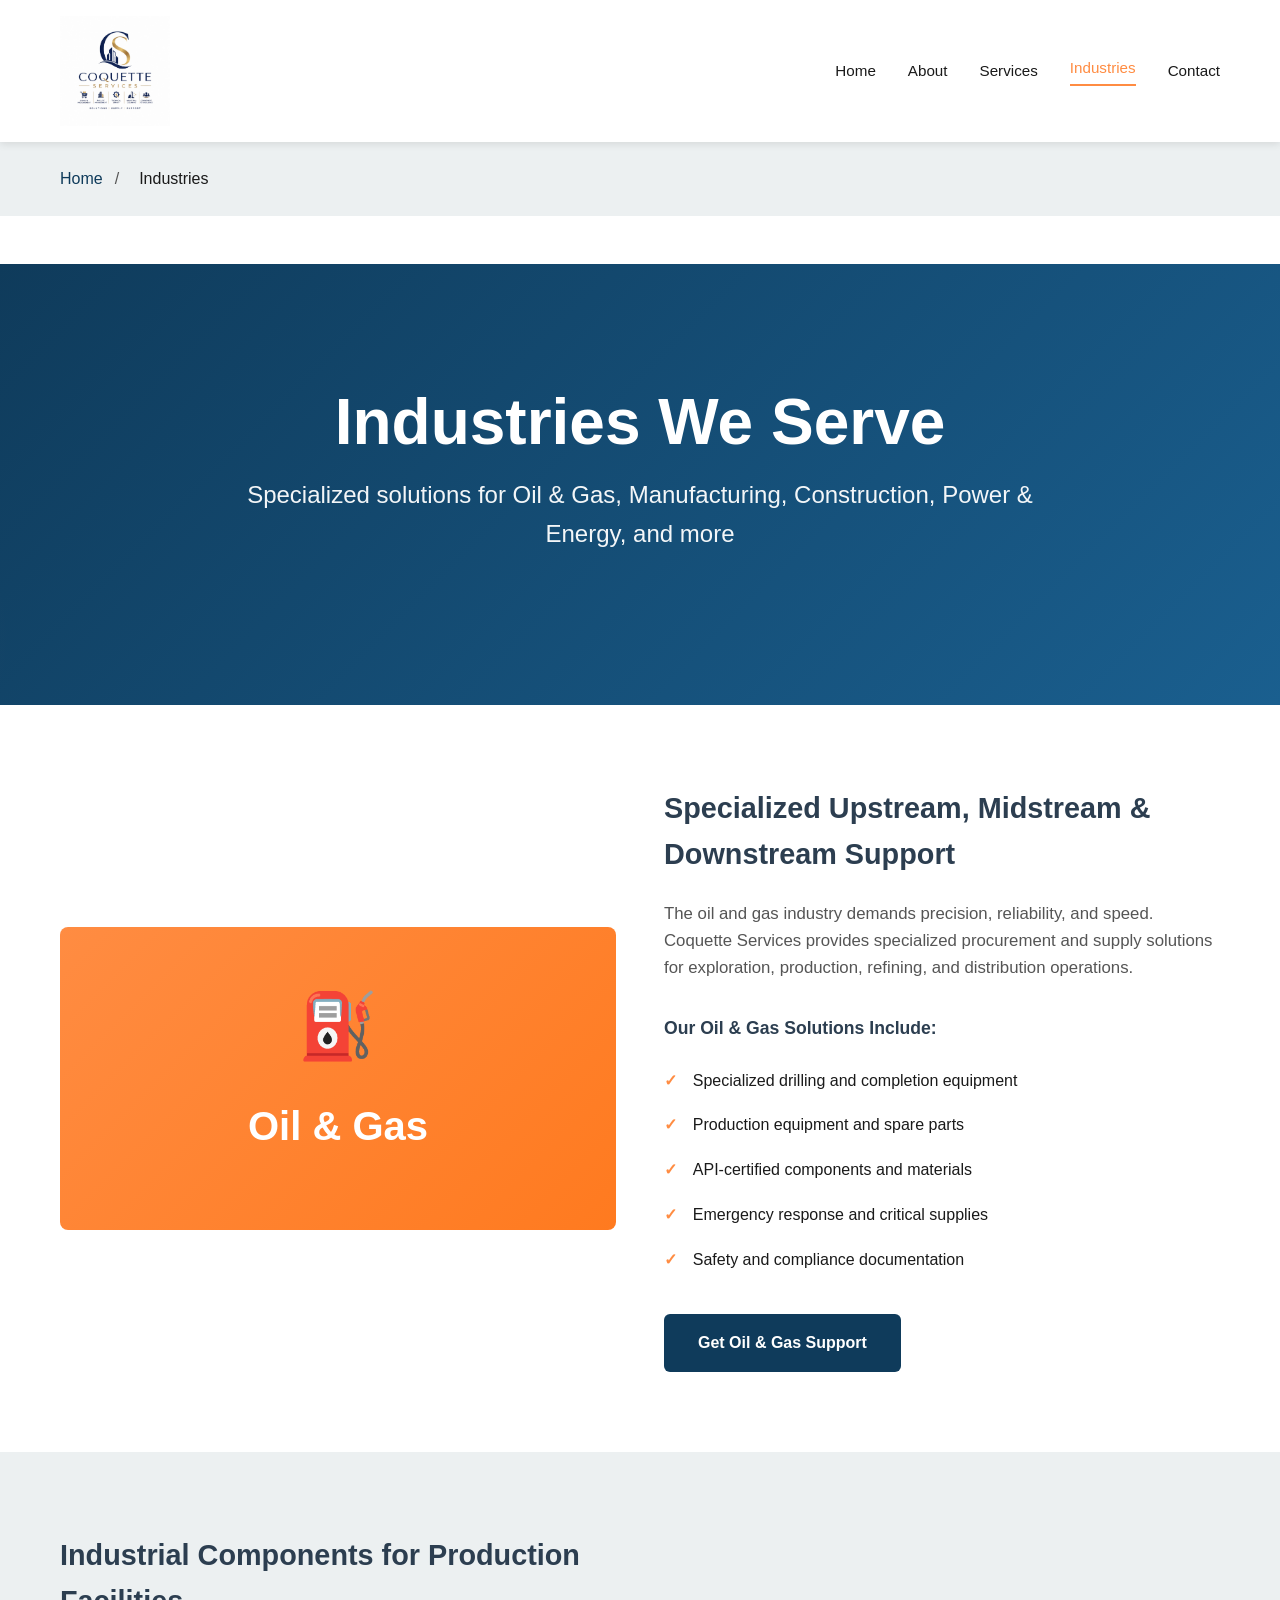
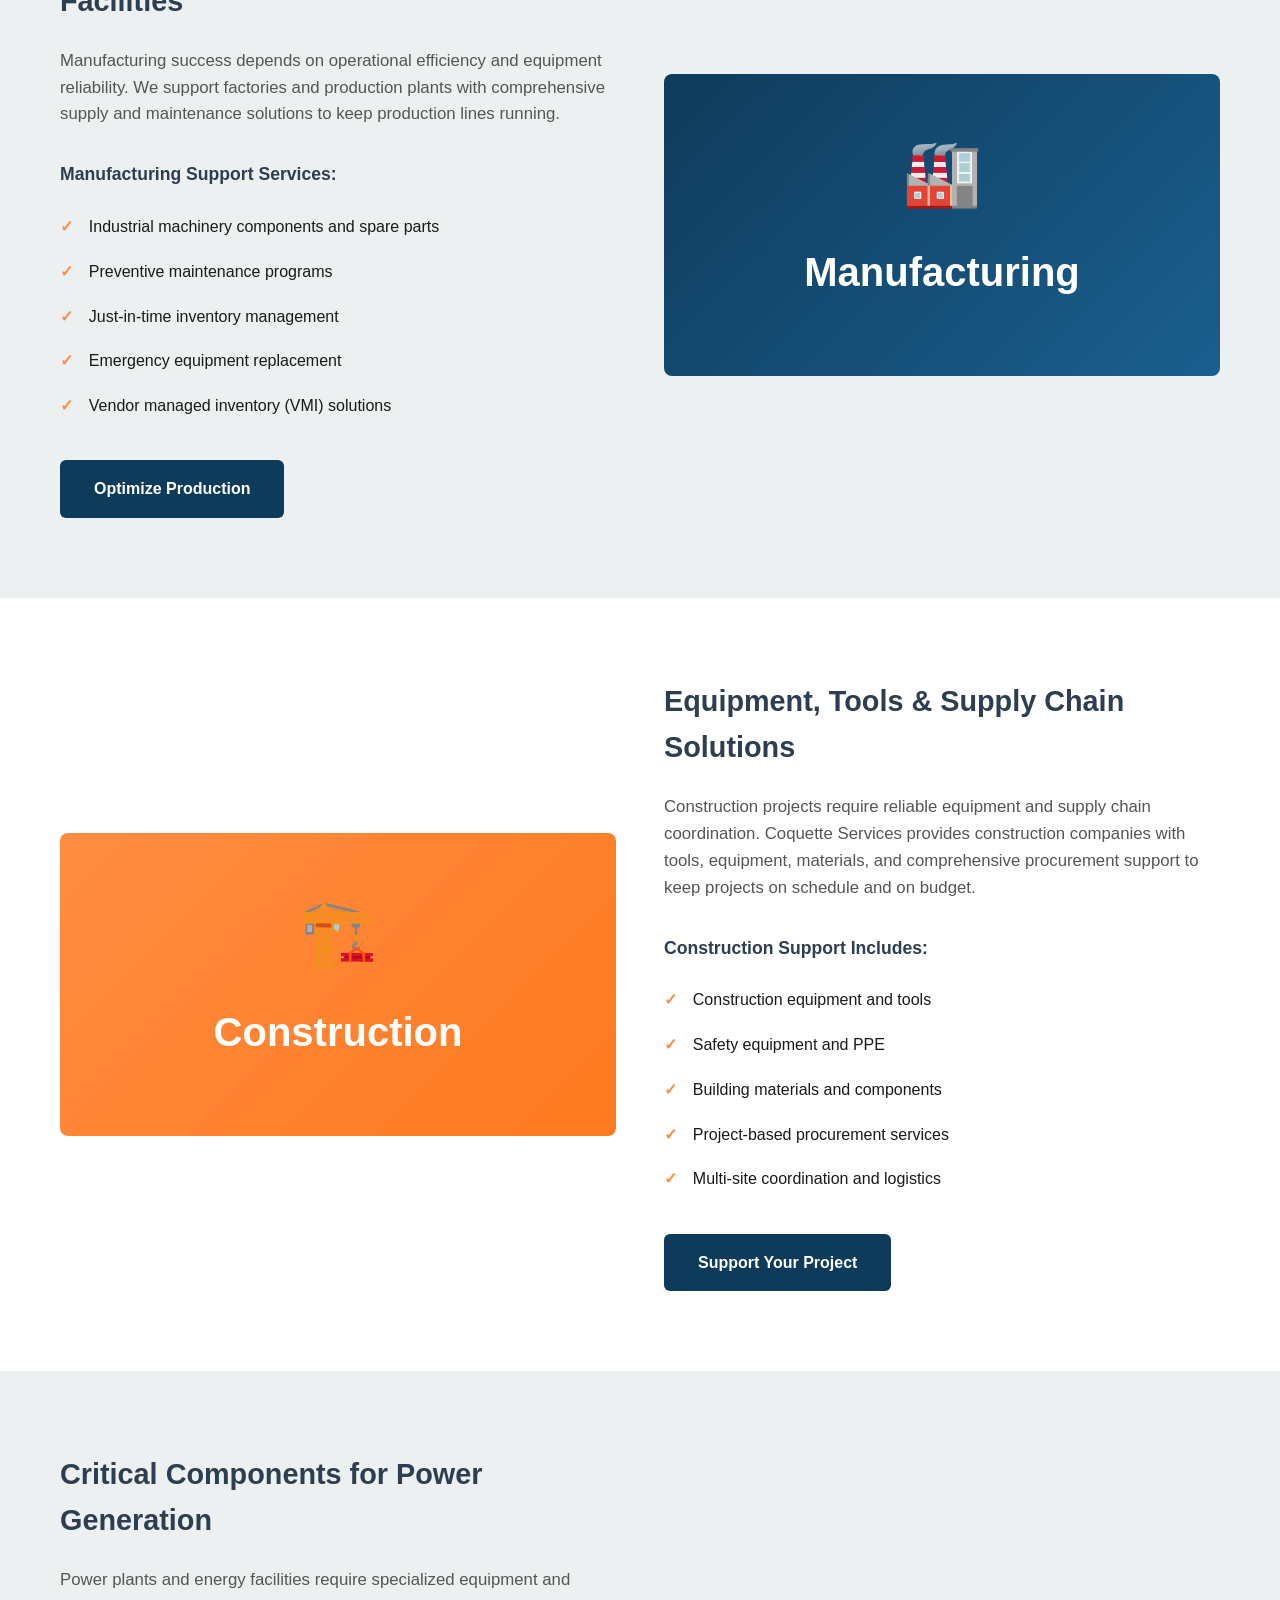
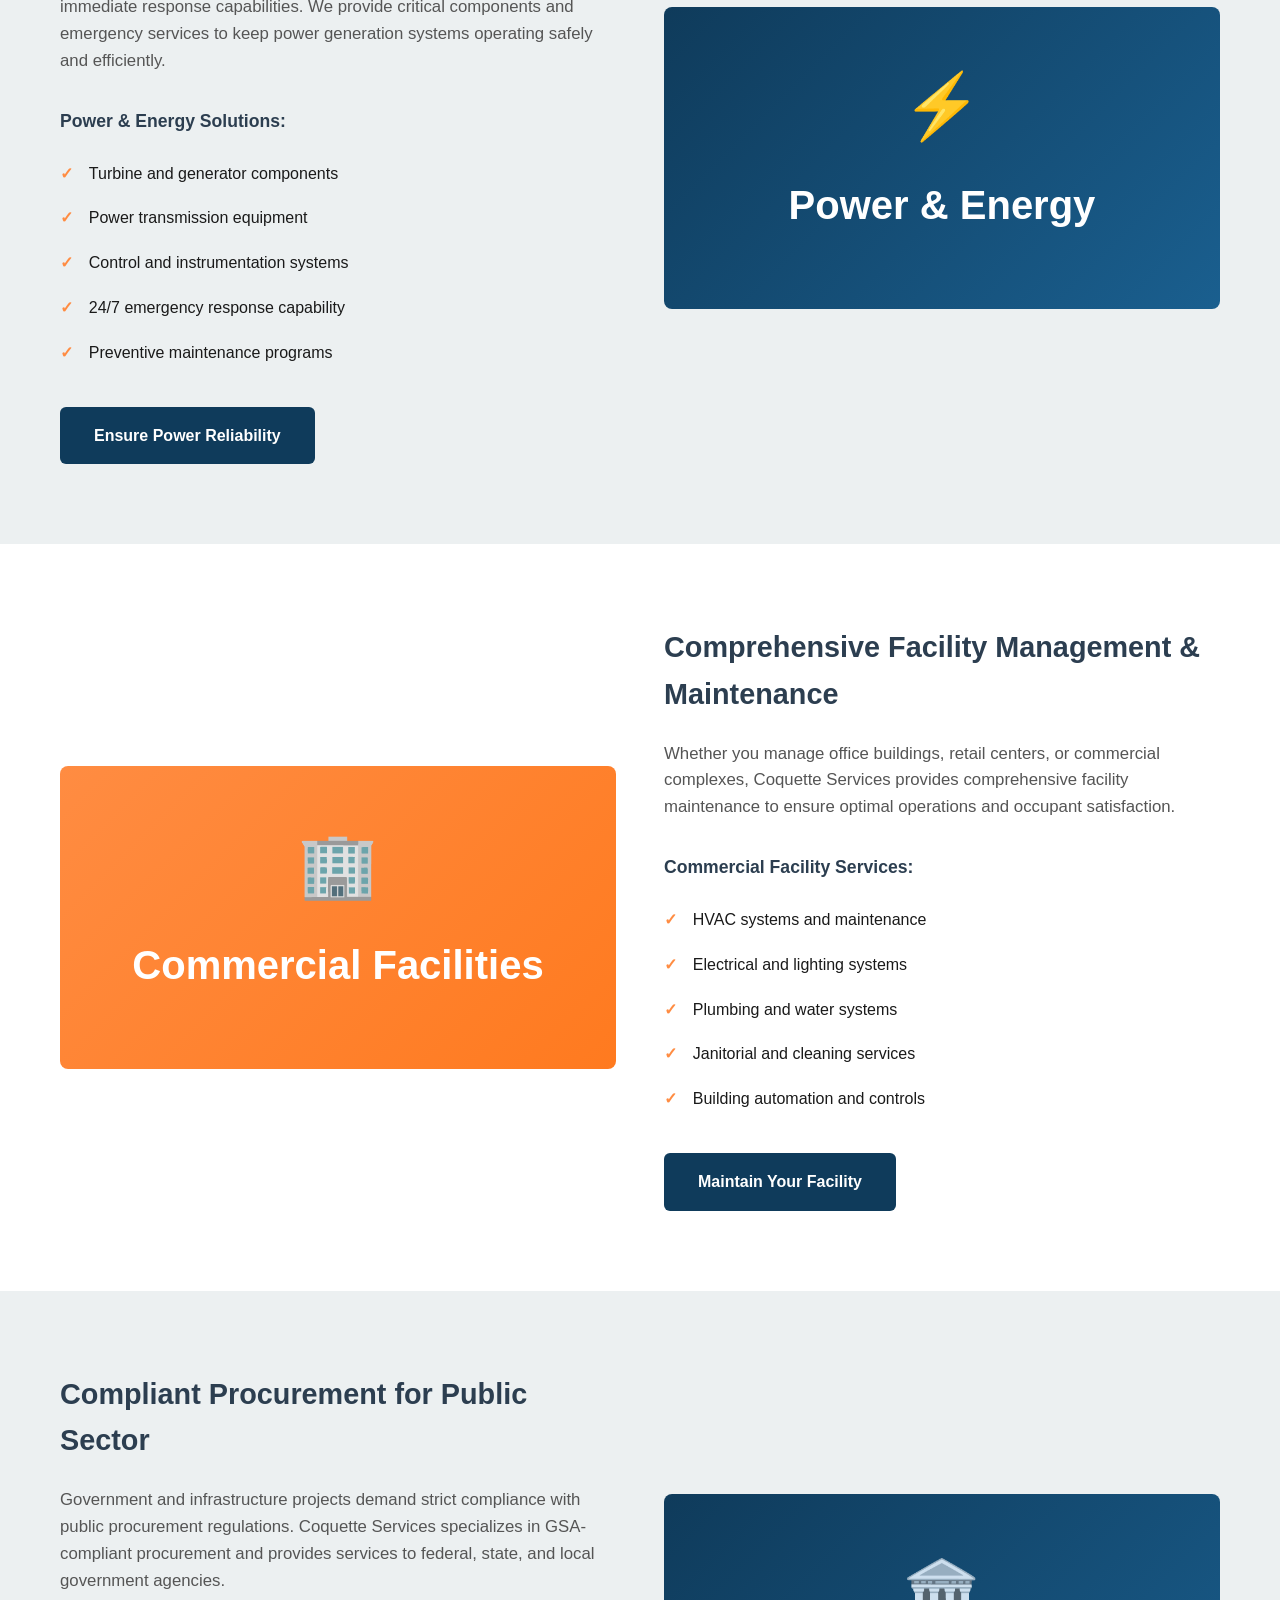
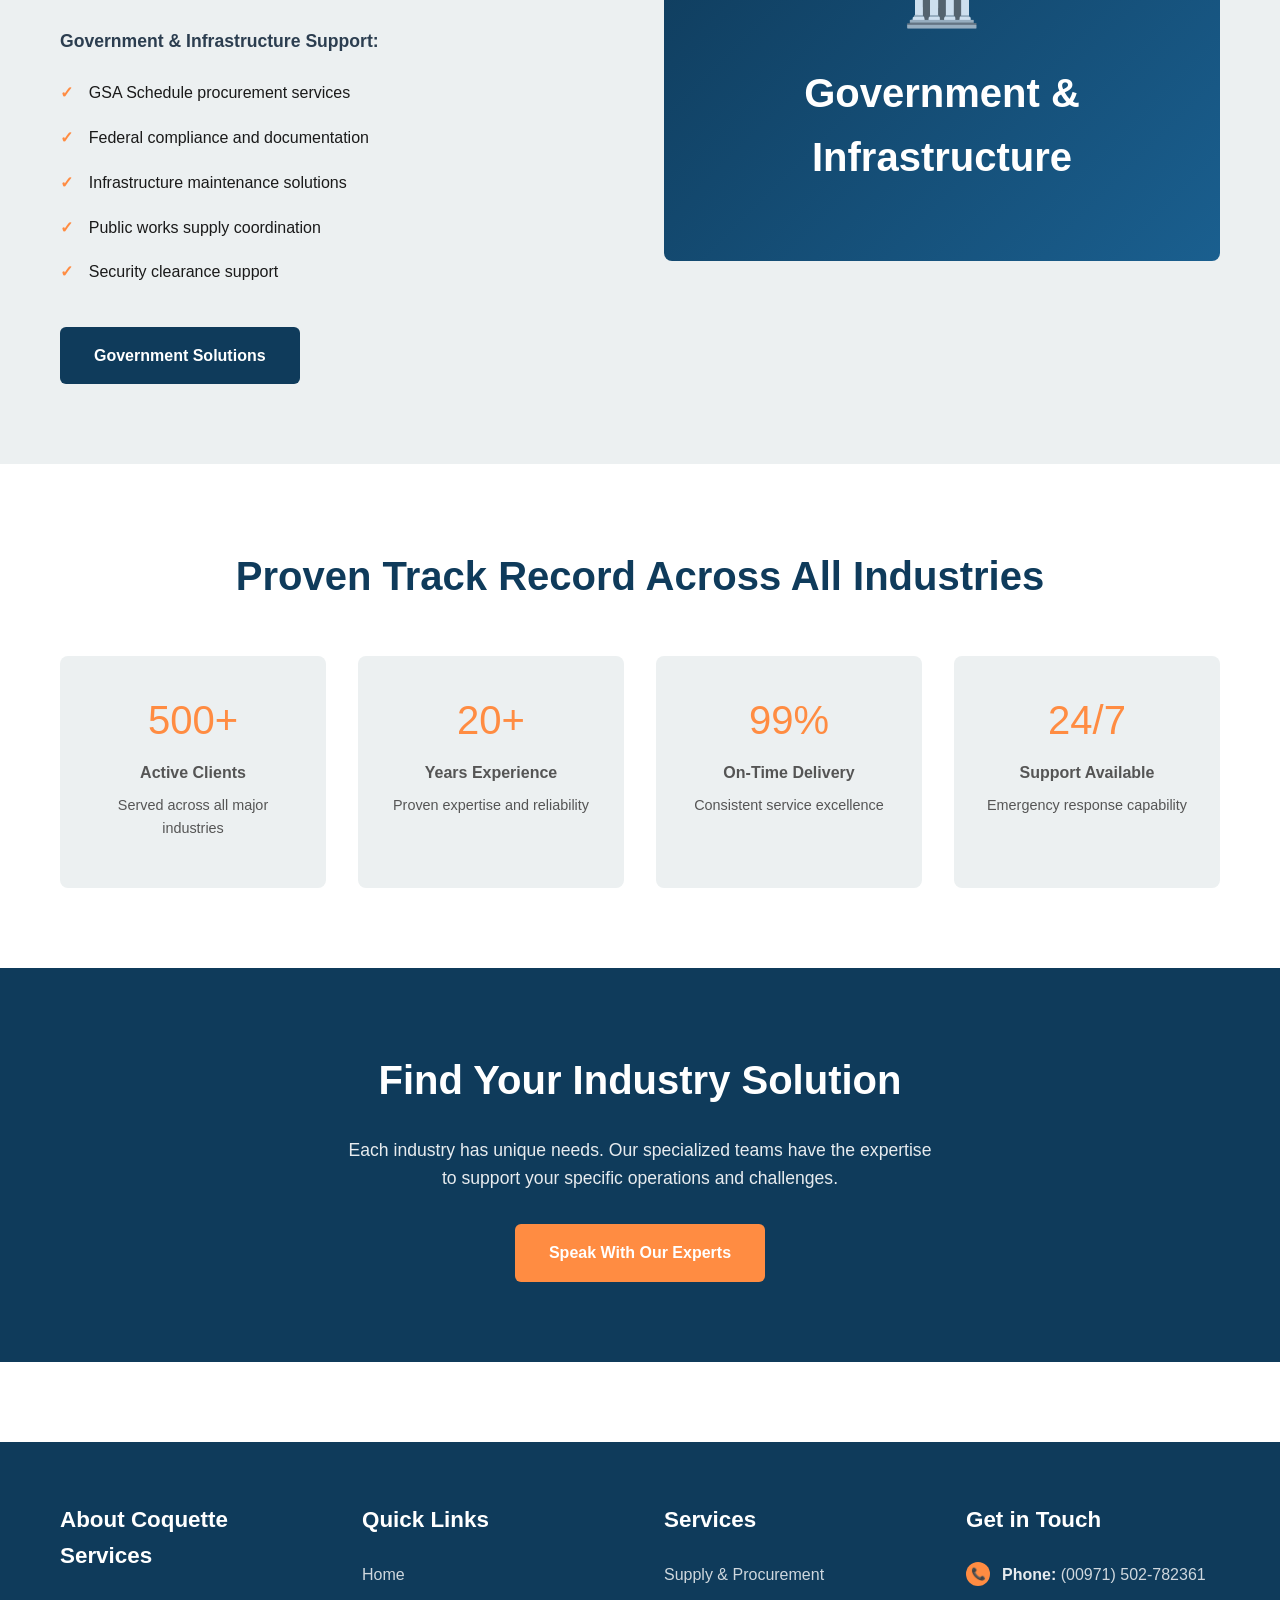
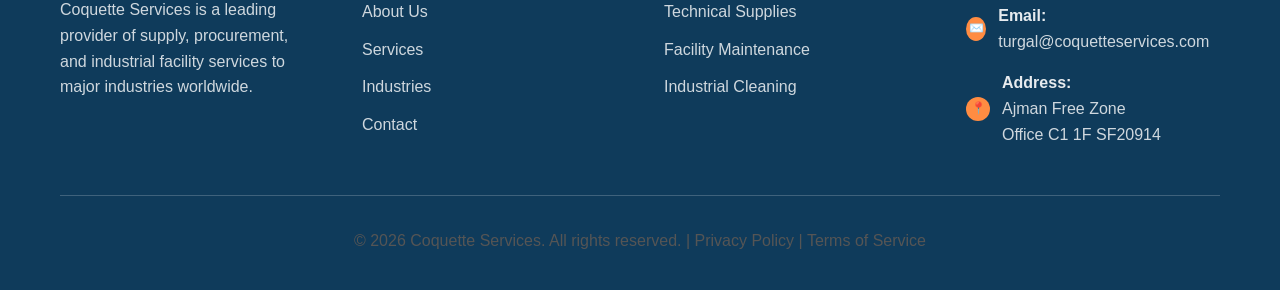
<file: industries.html>
<!doctype html>
<html lang="en">
  <head>
    <meta charset="UTF-8" />
    <meta name="viewport" content="width=device-width, initial-scale=1.0" />
    <meta
      name="description"
      content="Industries we serve - Oil & Gas, Manufacturing, Construction, Power & Energy, Commercial Facilities, Government & Infrastructure."
    />
    <title>Industries - Coquette Services</title>
    <link
      rel="icon"
      type="image/jpeg"
      href="assets/images/dcgs-logo-original.jpeg"
    />
    <link
      rel="shortcut icon"
      type="image/jpeg"
      href="assets/images/dcgs-logo-original.jpeg"
    />
    <link rel="stylesheet" href="css/styles.css" />
  </head>
  <body>
    <!-- HEADER & NAVIGATION -->
    <header>
      <div class="container">
        <div class="header-content">
          <a
            class="logo"
            href="index.html"
            aria-label="Dominion City Global Services Home"
          >
            <img
              src="assets/images/dcgs-logo-original.jpeg"
              alt="Dominion City Global Services logo"
            />
          </a>

          <button class="nav-toggle">☰</button>

          <nav>
            <a href="index.html">Home</a>
            <a href="about.html">About</a>
            <a href="services.html">Services</a>
            <a href="industries.html" class="active">Industries</a>
            <a href="contact.html">Contact</a>
          </nav>
        </div>
      </div>
    </header>

    <!-- BREADCRUMB -->
    <div class="breadcrumb">
      <div class="container">
        <ul class="breadcrumb-list">
          <li><a href="index.html">Home</a></li>
          <li>Industries</li>
        </ul>
      </div>
    </div>

    <!-- HERO SECTION -->
    <section class="hero">
      <div class="container">
        <div class="hero-content">
          <h1>Industries We Serve</h1>
          <p class="subheading">
            Specialized solutions for Oil & Gas, Manufacturing, Construction,
            Power & Energy, and more
          </p>
        </div>
      </div>
    </section>

    <!-- INDUSTRY 1: OIL & GAS -->
    <section class="section" id="oil-gas">
      <div class="container">
        <div
          style="
            display: grid;
            grid-template-columns: 1fr 1fr;
            gap: 3rem;
            align-items: center;
          "
        >
          <div
            style="
              background: linear-gradient(135deg, #ff8c42, #ff7a1f);
              color: var(--white);
              padding: 3rem;
              border-radius: 0.5rem;
              text-align: center;
              min-height: 300px;
              display: flex;
              flex-direction: column;
              justify-content: center;
            "
          >
            <div style="font-size: 4rem; margin-bottom: 1rem">⛽</div>
            <h2 style="color: var(--white)">Oil & Gas</h2>
          </div>
          <div>
            <h3>Specialized Upstream, Midstream & Downstream Support</h3>
            <p style="font-size: 1.05rem; margin: 1.5rem 0">
              The oil and gas industry demands precision, reliability, and
              speed. Coquette Services provides specialized procurement and
              supply solutions for exploration, production, refining, and
              distribution operations.
            </p>
            <h5 style="margin-top: 2rem; margin-bottom: 1rem">
              Our Oil & Gas Solutions Include:
            </h5>
            <ul style="list-style: none; padding: 0">
              <li
                style="
                  padding: 0.6rem 0;
                  padding-left: 1.8rem;
                  position: relative;
                "
              >
                <span
                  style="
                    position: absolute;
                    left: 0;
                    color: var(--accent-orange);
                    font-weight: bold;
                  "
                  >✓</span
                >
                Specialized drilling and completion equipment
              </li>
              <li
                style="
                  padding: 0.6rem 0;
                  padding-left: 1.8rem;
                  position: relative;
                "
              >
                <span
                  style="
                    position: absolute;
                    left: 0;
                    color: var(--accent-orange);
                    font-weight: bold;
                  "
                  >✓</span
                >
                Production equipment and spare parts
              </li>
              <li
                style="
                  padding: 0.6rem 0;
                  padding-left: 1.8rem;
                  position: relative;
                "
              >
                <span
                  style="
                    position: absolute;
                    left: 0;
                    color: var(--accent-orange);
                    font-weight: bold;
                  "
                  >✓</span
                >
                API-certified components and materials
              </li>
              <li
                style="
                  padding: 0.6rem 0;
                  padding-left: 1.8rem;
                  position: relative;
                "
              >
                <span
                  style="
                    position: absolute;
                    left: 0;
                    color: var(--accent-orange);
                    font-weight: bold;
                  "
                  >✓</span
                >
                Emergency response and critical supplies
              </li>
              <li
                style="
                  padding: 0.6rem 0;
                  padding-left: 1.8rem;
                  position: relative;
                "
              >
                <span
                  style="
                    position: absolute;
                    left: 0;
                    color: var(--accent-orange);
                    font-weight: bold;
                  "
                  >✓</span
                >
                Safety and compliance documentation
              </li>
            </ul>
            <a
              href="contact.html"
              class="btn btn-primary"
              style="margin-top: 2rem"
              >Get Oil & Gas Support</a
            >
          </div>
        </div>
      </div>
    </section>

    <!-- INDUSTRY 2: MANUFACTURING -->
    <section class="section light-bg" id="manufacturing">
      <div class="container">
        <div
          style="
            display: grid;
            grid-template-columns: 1fr 1fr;
            gap: 3rem;
            align-items: center;
          "
        >
          <div>
            <h3>Industrial Components for Production Facilities</h3>
            <p style="font-size: 1.05rem; margin: 1.5rem 0">
              Manufacturing success depends on operational efficiency and
              equipment reliability. We support factories and production plants
              with comprehensive supply and maintenance solutions to keep
              production lines running.
            </p>
            <h5 style="margin-top: 2rem; margin-bottom: 1rem">
              Manufacturing Support Services:
            </h5>
            <ul style="list-style: none; padding: 0">
              <li
                style="
                  padding: 0.6rem 0;
                  padding-left: 1.8rem;
                  position: relative;
                "
              >
                <span
                  style="
                    position: absolute;
                    left: 0;
                    color: var(--accent-orange);
                    font-weight: bold;
                  "
                  >✓</span
                >
                Industrial machinery components and spare parts
              </li>
              <li
                style="
                  padding: 0.6rem 0;
                  padding-left: 1.8rem;
                  position: relative;
                "
              >
                <span
                  style="
                    position: absolute;
                    left: 0;
                    color: var(--accent-orange);
                    font-weight: bold;
                  "
                  >✓</span
                >
                Preventive maintenance programs
              </li>
              <li
                style="
                  padding: 0.6rem 0;
                  padding-left: 1.8rem;
                  position: relative;
                "
              >
                <span
                  style="
                    position: absolute;
                    left: 0;
                    color: var(--accent-orange);
                    font-weight: bold;
                  "
                  >✓</span
                >
                Just-in-time inventory management
              </li>
              <li
                style="
                  padding: 0.6rem 0;
                  padding-left: 1.8rem;
                  position: relative;
                "
              >
                <span
                  style="
                    position: absolute;
                    left: 0;
                    color: var(--accent-orange);
                    font-weight: bold;
                  "
                  >✓</span
                >
                Emergency equipment replacement
              </li>
              <li
                style="
                  padding: 0.6rem 0;
                  padding-left: 1.8rem;
                  position: relative;
                "
              >
                <span
                  style="
                    position: absolute;
                    left: 0;
                    color: var(--accent-orange);
                    font-weight: bold;
                  "
                  >✓</span
                >
                Vendor managed inventory (VMI) solutions
              </li>
            </ul>
            <a
              href="contact.html"
              class="btn btn-primary"
              style="margin-top: 2rem"
              >Optimize Production</a
            >
          </div>
          <div
            style="
              background: linear-gradient(
                135deg,
                var(--primary-dark),
                var(--primary-light)
              );
              color: var(--white);
              padding: 3rem;
              border-radius: 0.5rem;
              text-align: center;
              min-height: 300px;
              display: flex;
              flex-direction: column;
              justify-content: center;
            "
          >
            <div style="font-size: 4rem; margin-bottom: 1rem">🏭</div>
            <h2 style="color: var(--white)">Manufacturing</h2>
          </div>
        </div>
      </div>
    </section>

    <!-- INDUSTRY 3: CONSTRUCTION -->
    <section class="section" id="construction">
      <div class="container">
        <div
          style="
            display: grid;
            grid-template-columns: 1fr 1fr;
            gap: 3rem;
            align-items: center;
          "
        >
          <div
            style="
              background: linear-gradient(135deg, #ff8c42, #ff7a1f);
              color: var(--white);
              padding: 3rem;
              border-radius: 0.5rem;
              text-align: center;
              min-height: 300px;
              display: flex;
              flex-direction: column;
              justify-content: center;
            "
          >
            <div style="font-size: 4rem; margin-bottom: 1rem">🏗️</div>
            <h2 style="color: var(--white)">Construction</h2>
          </div>
          <div>
            <h3>Equipment, Tools & Supply Chain Solutions</h3>
            <p style="font-size: 1.05rem; margin: 1.5rem 0">
              Construction projects require reliable equipment and supply chain
              coordination. Coquette Services provides construction companies
              with tools, equipment, materials, and comprehensive procurement
              support to keep projects on schedule and on budget.
            </p>
            <h5 style="margin-top: 2rem; margin-bottom: 1rem">
              Construction Support Includes:
            </h5>
            <ul style="list-style: none; padding: 0">
              <li
                style="
                  padding: 0.6rem 0;
                  padding-left: 1.8rem;
                  position: relative;
                "
              >
                <span
                  style="
                    position: absolute;
                    left: 0;
                    color: var(--accent-orange);
                    font-weight: bold;
                  "
                  >✓</span
                >
                Construction equipment and tools
              </li>
              <li
                style="
                  padding: 0.6rem 0;
                  padding-left: 1.8rem;
                  position: relative;
                "
              >
                <span
                  style="
                    position: absolute;
                    left: 0;
                    color: var(--accent-orange);
                    font-weight: bold;
                  "
                  >✓</span
                >
                Safety equipment and PPE
              </li>
              <li
                style="
                  padding: 0.6rem 0;
                  padding-left: 1.8rem;
                  position: relative;
                "
              >
                <span
                  style="
                    position: absolute;
                    left: 0;
                    color: var(--accent-orange);
                    font-weight: bold;
                  "
                  >✓</span
                >
                Building materials and components
              </li>
              <li
                style="
                  padding: 0.6rem 0;
                  padding-left: 1.8rem;
                  position: relative;
                "
              >
                <span
                  style="
                    position: absolute;
                    left: 0;
                    color: var(--accent-orange);
                    font-weight: bold;
                  "
                  >✓</span
                >
                Project-based procurement services
              </li>
              <li
                style="
                  padding: 0.6rem 0;
                  padding-left: 1.8rem;
                  position: relative;
                "
              >
                <span
                  style="
                    position: absolute;
                    left: 0;
                    color: var(--accent-orange);
                    font-weight: bold;
                  "
                  >✓</span
                >
                Multi-site coordination and logistics
              </li>
            </ul>
            <a
              href="contact.html"
              class="btn btn-primary"
              style="margin-top: 2rem"
              >Support Your Project</a
            >
          </div>
        </div>
      </div>
    </section>

    <!-- INDUSTRY 4: POWER & ENERGY -->
    <section class="section light-bg" id="power-energy">
      <div class="container">
        <div
          style="
            display: grid;
            grid-template-columns: 1fr 1fr;
            gap: 3rem;
            align-items: center;
          "
        >
          <div>
            <h3>Critical Components for Power Generation</h3>
            <p style="font-size: 1.05rem; margin: 1.5rem 0">
              Power plants and energy facilities require specialized equipment
              and immediate response capabilities. We provide critical
              components and emergency services to keep power generation systems
              operating safely and efficiently.
            </p>
            <h5 style="margin-top: 2rem; margin-bottom: 1rem">
              Power & Energy Solutions:
            </h5>
            <ul style="list-style: none; padding: 0">
              <li
                style="
                  padding: 0.6rem 0;
                  padding-left: 1.8rem;
                  position: relative;
                "
              >
                <span
                  style="
                    position: absolute;
                    left: 0;
                    color: var(--accent-orange);
                    font-weight: bold;
                  "
                  >✓</span
                >
                Turbine and generator components
              </li>
              <li
                style="
                  padding: 0.6rem 0;
                  padding-left: 1.8rem;
                  position: relative;
                "
              >
                <span
                  style="
                    position: absolute;
                    left: 0;
                    color: var(--accent-orange);
                    font-weight: bold;
                  "
                  >✓</span
                >
                Power transmission equipment
              </li>
              <li
                style="
                  padding: 0.6rem 0;
                  padding-left: 1.8rem;
                  position: relative;
                "
              >
                <span
                  style="
                    position: absolute;
                    left: 0;
                    color: var(--accent-orange);
                    font-weight: bold;
                  "
                  >✓</span
                >
                Control and instrumentation systems
              </li>
              <li
                style="
                  padding: 0.6rem 0;
                  padding-left: 1.8rem;
                  position: relative;
                "
              >
                <span
                  style="
                    position: absolute;
                    left: 0;
                    color: var(--accent-orange);
                    font-weight: bold;
                  "
                  >✓</span
                >
                24/7 emergency response capability
              </li>
              <li
                style="
                  padding: 0.6rem 0;
                  padding-left: 1.8rem;
                  position: relative;
                "
              >
                <span
                  style="
                    position: absolute;
                    left: 0;
                    color: var(--accent-orange);
                    font-weight: bold;
                  "
                  >✓</span
                >
                Preventive maintenance programs
              </li>
            </ul>
            <a
              href="contact.html"
              class="btn btn-primary"
              style="margin-top: 2rem"
              >Ensure Power Reliability</a
            >
          </div>
          <div
            style="
              background: linear-gradient(
                135deg,
                var(--primary-dark),
                var(--primary-light)
              );
              color: var(--white);
              padding: 3rem;
              border-radius: 0.5rem;
              text-align: center;
              min-height: 300px;
              display: flex;
              flex-direction: column;
              justify-content: center;
            "
          >
            <div style="font-size: 4rem; margin-bottom: 1rem">⚡</div>
            <h2 style="color: var(--white)">Power & Energy</h2>
          </div>
        </div>
      </div>
    </section>

    <!-- INDUSTRY 5: COMMERCIAL FACILITIES -->
    <section class="section" id="commercial-facilities">
      <div class="container">
        <div
          style="
            display: grid;
            grid-template-columns: 1fr 1fr;
            gap: 3rem;
            align-items: center;
          "
        >
          <div
            style="
              background: linear-gradient(135deg, #ff8c42, #ff7a1f);
              color: var(--white);
              padding: 3rem;
              border-radius: 0.5rem;
              text-align: center;
              min-height: 300px;
              display: flex;
              flex-direction: column;
              justify-content: center;
            "
          >
            <div style="font-size: 4rem; margin-bottom: 1rem">🏢</div>
            <h2 style="color: var(--white)">Commercial Facilities</h2>
          </div>
          <div>
            <h3>Comprehensive Facility Management & Maintenance</h3>
            <p style="font-size: 1.05rem; margin: 1.5rem 0">
              Whether you manage office buildings, retail centers, or commercial
              complexes, Coquette Services provides comprehensive facility
              maintenance to ensure optimal operations and occupant
              satisfaction.
            </p>
            <h5 style="margin-top: 2rem; margin-bottom: 1rem">
              Commercial Facility Services:
            </h5>
            <ul style="list-style: none; padding: 0">
              <li
                style="
                  padding: 0.6rem 0;
                  padding-left: 1.8rem;
                  position: relative;
                "
              >
                <span
                  style="
                    position: absolute;
                    left: 0;
                    color: var(--accent-orange);
                    font-weight: bold;
                  "
                  >✓</span
                >
                HVAC systems and maintenance
              </li>
              <li
                style="
                  padding: 0.6rem 0;
                  padding-left: 1.8rem;
                  position: relative;
                "
              >
                <span
                  style="
                    position: absolute;
                    left: 0;
                    color: var(--accent-orange);
                    font-weight: bold;
                  "
                  >✓</span
                >
                Electrical and lighting systems
              </li>
              <li
                style="
                  padding: 0.6rem 0;
                  padding-left: 1.8rem;
                  position: relative;
                "
              >
                <span
                  style="
                    position: absolute;
                    left: 0;
                    color: var(--accent-orange);
                    font-weight: bold;
                  "
                  >✓</span
                >
                Plumbing and water systems
              </li>
              <li
                style="
                  padding: 0.6rem 0;
                  padding-left: 1.8rem;
                  position: relative;
                "
              >
                <span
                  style="
                    position: absolute;
                    left: 0;
                    color: var(--accent-orange);
                    font-weight: bold;
                  "
                  >✓</span
                >
                Janitorial and cleaning services
              </li>
              <li
                style="
                  padding: 0.6rem 0;
                  padding-left: 1.8rem;
                  position: relative;
                "
              >
                <span
                  style="
                    position: absolute;
                    left: 0;
                    color: var(--accent-orange);
                    font-weight: bold;
                  "
                  >✓</span
                >
                Building automation and controls
              </li>
            </ul>
            <a
              href="contact.html"
              class="btn btn-primary"
              style="margin-top: 2rem"
              >Maintain Your Facility</a
            >
          </div>
        </div>
      </div>
    </section>

    <!-- INDUSTRY 6: GOVERNMENT & INFRASTRUCTURE -->
    <section class="section light-bg" id="government">
      <div class="container">
        <div
          style="
            display: grid;
            grid-template-columns: 1fr 1fr;
            gap: 3rem;
            align-items: center;
          "
        >
          <div>
            <h3>Compliant Procurement for Public Sector</h3>
            <p style="font-size: 1.05rem; margin: 1.5rem 0">
              Government and infrastructure projects demand strict compliance
              with public procurement regulations. Coquette Services specializes
              in GSA-compliant procurement and provides services to federal,
              state, and local government agencies.
            </p>
            <h5 style="margin-top: 2rem; margin-bottom: 1rem">
              Government & Infrastructure Support:
            </h5>
            <ul style="list-style: none; padding: 0">
              <li
                style="
                  padding: 0.6rem 0;
                  padding-left: 1.8rem;
                  position: relative;
                "
              >
                <span
                  style="
                    position: absolute;
                    left: 0;
                    color: var(--accent-orange);
                    font-weight: bold;
                  "
                  >✓</span
                >
                GSA Schedule procurement services
              </li>
              <li
                style="
                  padding: 0.6rem 0;
                  padding-left: 1.8rem;
                  position: relative;
                "
              >
                <span
                  style="
                    position: absolute;
                    left: 0;
                    color: var(--accent-orange);
                    font-weight: bold;
                  "
                  >✓</span
                >
                Federal compliance and documentation
              </li>
              <li
                style="
                  padding: 0.6rem 0;
                  padding-left: 1.8rem;
                  position: relative;
                "
              >
                <span
                  style="
                    position: absolute;
                    left: 0;
                    color: var(--accent-orange);
                    font-weight: bold;
                  "
                  >✓</span
                >
                Infrastructure maintenance solutions
              </li>
              <li
                style="
                  padding: 0.6rem 0;
                  padding-left: 1.8rem;
                  position: relative;
                "
              >
                <span
                  style="
                    position: absolute;
                    left: 0;
                    color: var(--accent-orange);
                    font-weight: bold;
                  "
                  >✓</span
                >
                Public works supply coordination
              </li>
              <li
                style="
                  padding: 0.6rem 0;
                  padding-left: 1.8rem;
                  position: relative;
                "
              >
                <span
                  style="
                    position: absolute;
                    left: 0;
                    color: var(--accent-orange);
                    font-weight: bold;
                  "
                  >✓</span
                >
                Security clearance support
              </li>
            </ul>
            <a
              href="contact.html"
              class="btn btn-primary"
              style="margin-top: 2rem"
              >Government Solutions</a
            >
          </div>
          <div
            style="
              background: linear-gradient(
                135deg,
                var(--primary-dark),
                var(--primary-light)
              );
              color: var(--white);
              padding: 3rem;
              border-radius: 0.5rem;
              text-align: center;
              min-height: 300px;
              display: flex;
              flex-direction: column;
              justify-content: center;
            "
          >
            <div style="font-size: 4rem; margin-bottom: 1rem">🏛️</div>
            <h2 style="color: var(--white)">Government & Infrastructure</h2>
          </div>
        </div>
      </div>
    </section>

    <!-- INDUSTRY SUMMARY -->
    <section class="section">
      <div class="container">
        <h2>Proven Track Record Across All Industries</h2>
        <div
          style="
            display: grid;
            grid-template-columns: repeat(auto-fit, minmax(200px, 1fr));
            gap: 2rem;
            margin-top: 3rem;
            text-align: center;
          "
        >
          <div
            style="
              padding: 2rem;
              background: var(--neutral-light);
              border-radius: 0.5rem;
            "
          >
            <div
              style="
                font-size: 2.5rem;
                color: var(--accent-orange);
                margin-bottom: 0.5rem;
              "
            >
              500+
            </div>
            <p style="font-weight: 600; margin-bottom: 0.5rem">
              Active Clients
            </p>
            <p style="font-size: 0.9rem; color: var(--text-light)">
              Served across all major industries
            </p>
          </div>
          <div
            style="
              padding: 2rem;
              background: var(--neutral-light);
              border-radius: 0.5rem;
            "
          >
            <div
              style="
                font-size: 2.5rem;
                color: var(--accent-orange);
                margin-bottom: 0.5rem;
              "
            >
              20+
            </div>
            <p style="font-weight: 600; margin-bottom: 0.5rem">
              Years Experience
            </p>
            <p style="font-size: 0.9rem; color: var(--text-light)">
              Proven expertise and reliability
            </p>
          </div>
          <div
            style="
              padding: 2rem;
              background: var(--neutral-light);
              border-radius: 0.5rem;
            "
          >
            <div
              style="
                font-size: 2.5rem;
                color: var(--accent-orange);
                margin-bottom: 0.5rem;
              "
            >
              99%
            </div>
            <p style="font-weight: 600; margin-bottom: 0.5rem">
              On-Time Delivery
            </p>
            <p style="font-size: 0.9rem; color: var(--text-light)">
              Consistent service excellence
            </p>
          </div>
          <div
            style="
              padding: 2rem;
              background: var(--neutral-light);
              border-radius: 0.5rem;
            "
          >
            <div
              style="
                font-size: 2.5rem;
                color: var(--accent-orange);
                margin-bottom: 0.5rem;
              "
            >
              24/7
            </div>
            <p style="font-weight: 600; margin-bottom: 0.5rem">
              Support Available
            </p>
            <p style="font-size: 0.9rem; color: var(--text-light)">
              Emergency response capability
            </p>
          </div>
        </div>
      </div>
    </section>

    <!-- CTA SECTION -->
    <section class="section dark-bg">
      <div class="container text-center">
        <h2>Find Your Industry Solution</h2>
        <p style="font-size: 1.1rem; max-width: 600px; margin: 0 auto 2rem">
          Each industry has unique needs. Our specialized teams have the
          expertise to support your specific operations and challenges.
        </p>
        <a href="contact.html" class="btn btn-secondary"
          >Speak With Our Experts</a
        >
      </div>
    </section>

    <!-- FOOTER -->
    <footer>
      <div class="container">
        <div class="footer-content">
          <div class="footer-section">
            <h4>About Coquette Services</h4>
            <p>
              Coquette Services is a leading provider of supply, procurement,
              and industrial facility services to major industries worldwide.
            </p>
          </div>

          <div class="footer-section">
            <h4>Quick Links</h4>
            <ul>
              <li><a href="index.html">Home</a></li>
              <li><a href="about.html">About Us</a></li>
              <li><a href="services.html">Services</a></li>
              <li><a href="industries.html">Industries</a></li>
              <li><a href="contact.html">Contact</a></li>
            </ul>
          </div>

          <div class="footer-section">
            <h4>Services</h4>
            <ul>
              <li><a href="services.html#supply">Supply & Procurement</a></li>
              <li><a href="services.html#technical">Technical Supplies</a></li>
              <li><a href="services.html#facility">Facility Maintenance</a></li>
              <li><a href="services.html#cleaning">Industrial Cleaning</a></li>
            </ul>
          </div>

          <div class="footer-section">
            <h4>Get in Touch</h4>
            <div class="footer-contact">
              <div class="footer-contact-icon">📞</div>
              <div>
                <strong>Phone:</strong>
                <a href="tel:+1-800-DOMINION">(00971) 502-782361</a>
              </div>
            </div>
            <div class="footer-contact">
              <div class="footer-contact-icon">✉️</div>
              <div>
                <strong>Email:</strong>
                <a href="mailto:info@dominioncity.com"
                  >turgal@coquetteservices.com</a
                >
              </div>
            </div>
            <div class="footer-contact">
              <div class="footer-contact-icon">📍</div>
              <div>
                <strong>Address:</strong>
                <p style="margin: 0">
                  Ajman Free Zone<br />Office C1 1F SF20914
                </p>
              </div>
            </div>
          </div>
        </div>

        <div class="footer-divider">
          <p>
            &copy;
            <script>
              document.write(new Date().getFullYear());
            </script>
            Coquette Services. All rights reserved. |
            <a href="#" style="color: inherit">Privacy Policy</a> |
            <a href="#" style="color: inherit">Terms of Service</a>
          </p>
        </div>
      </div>
    </footer>

    <script src="js/main.js"></script>
  </body>
</html>
</file>
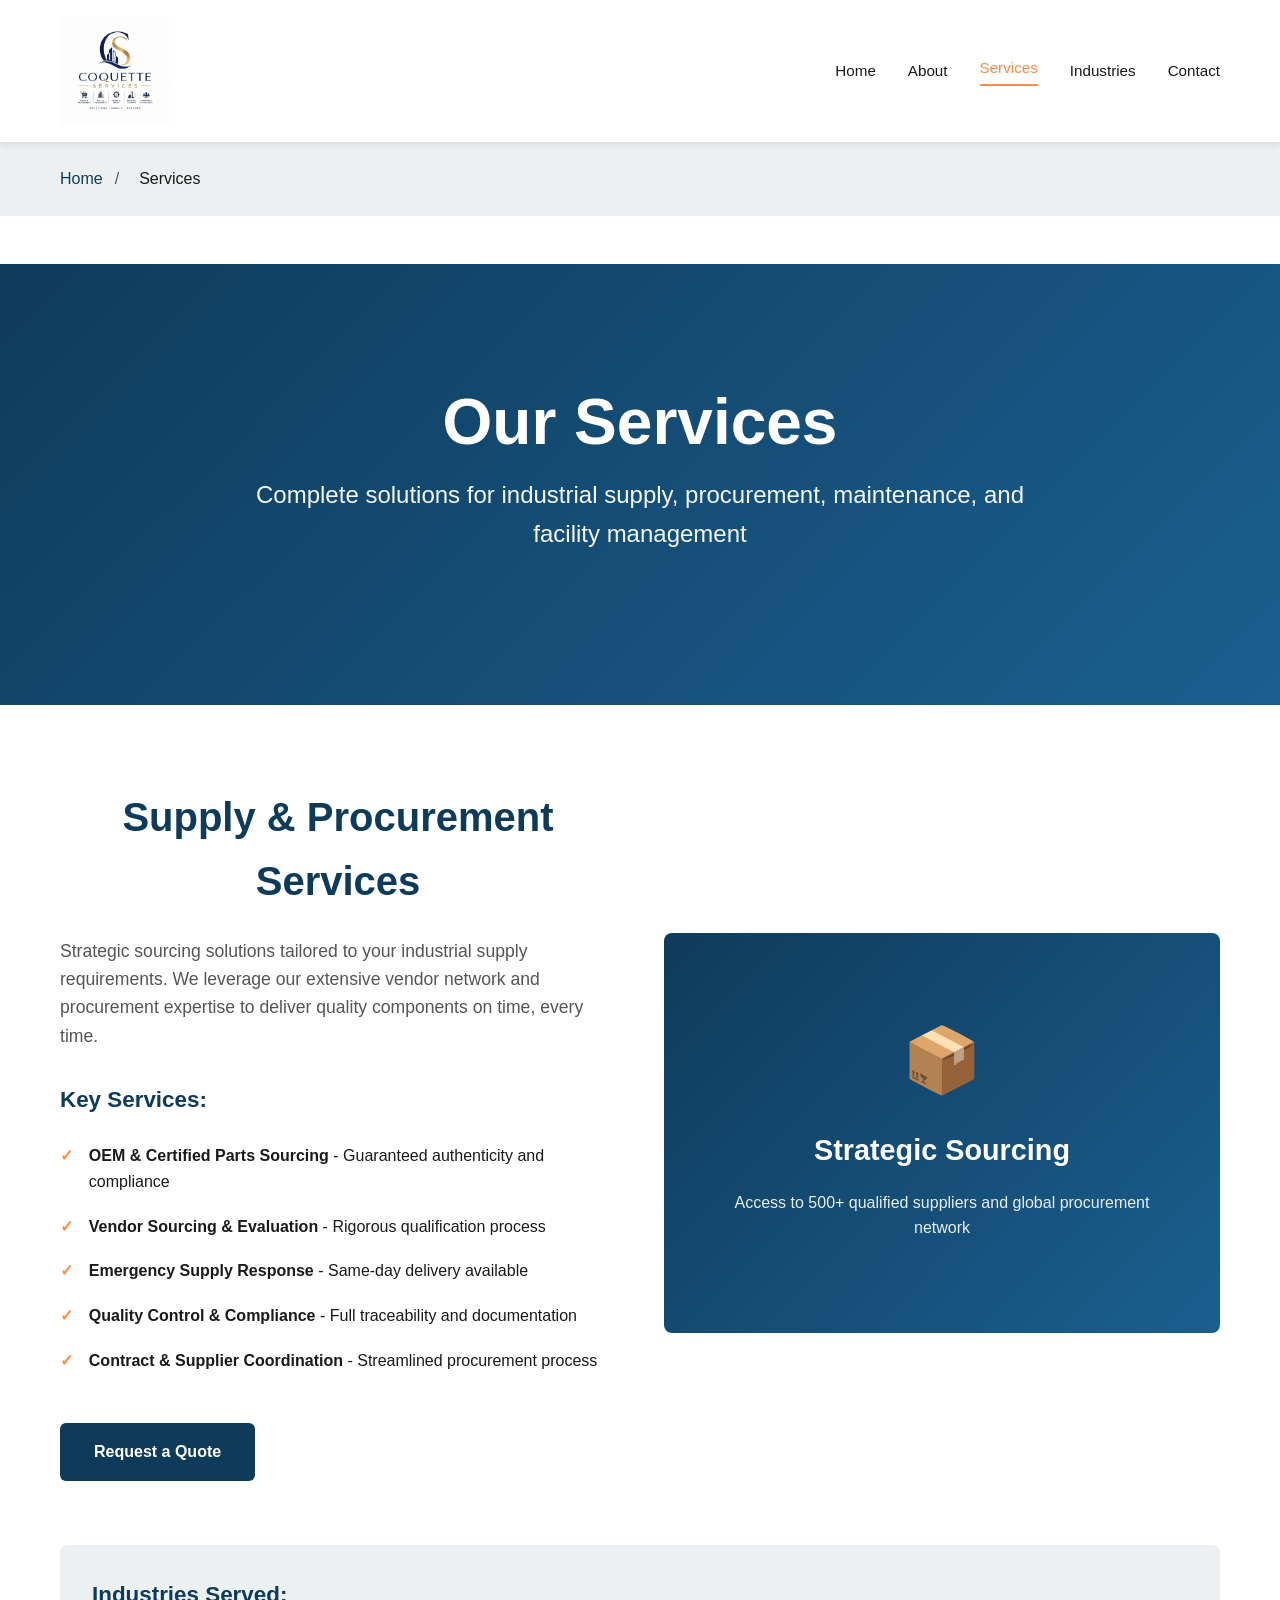
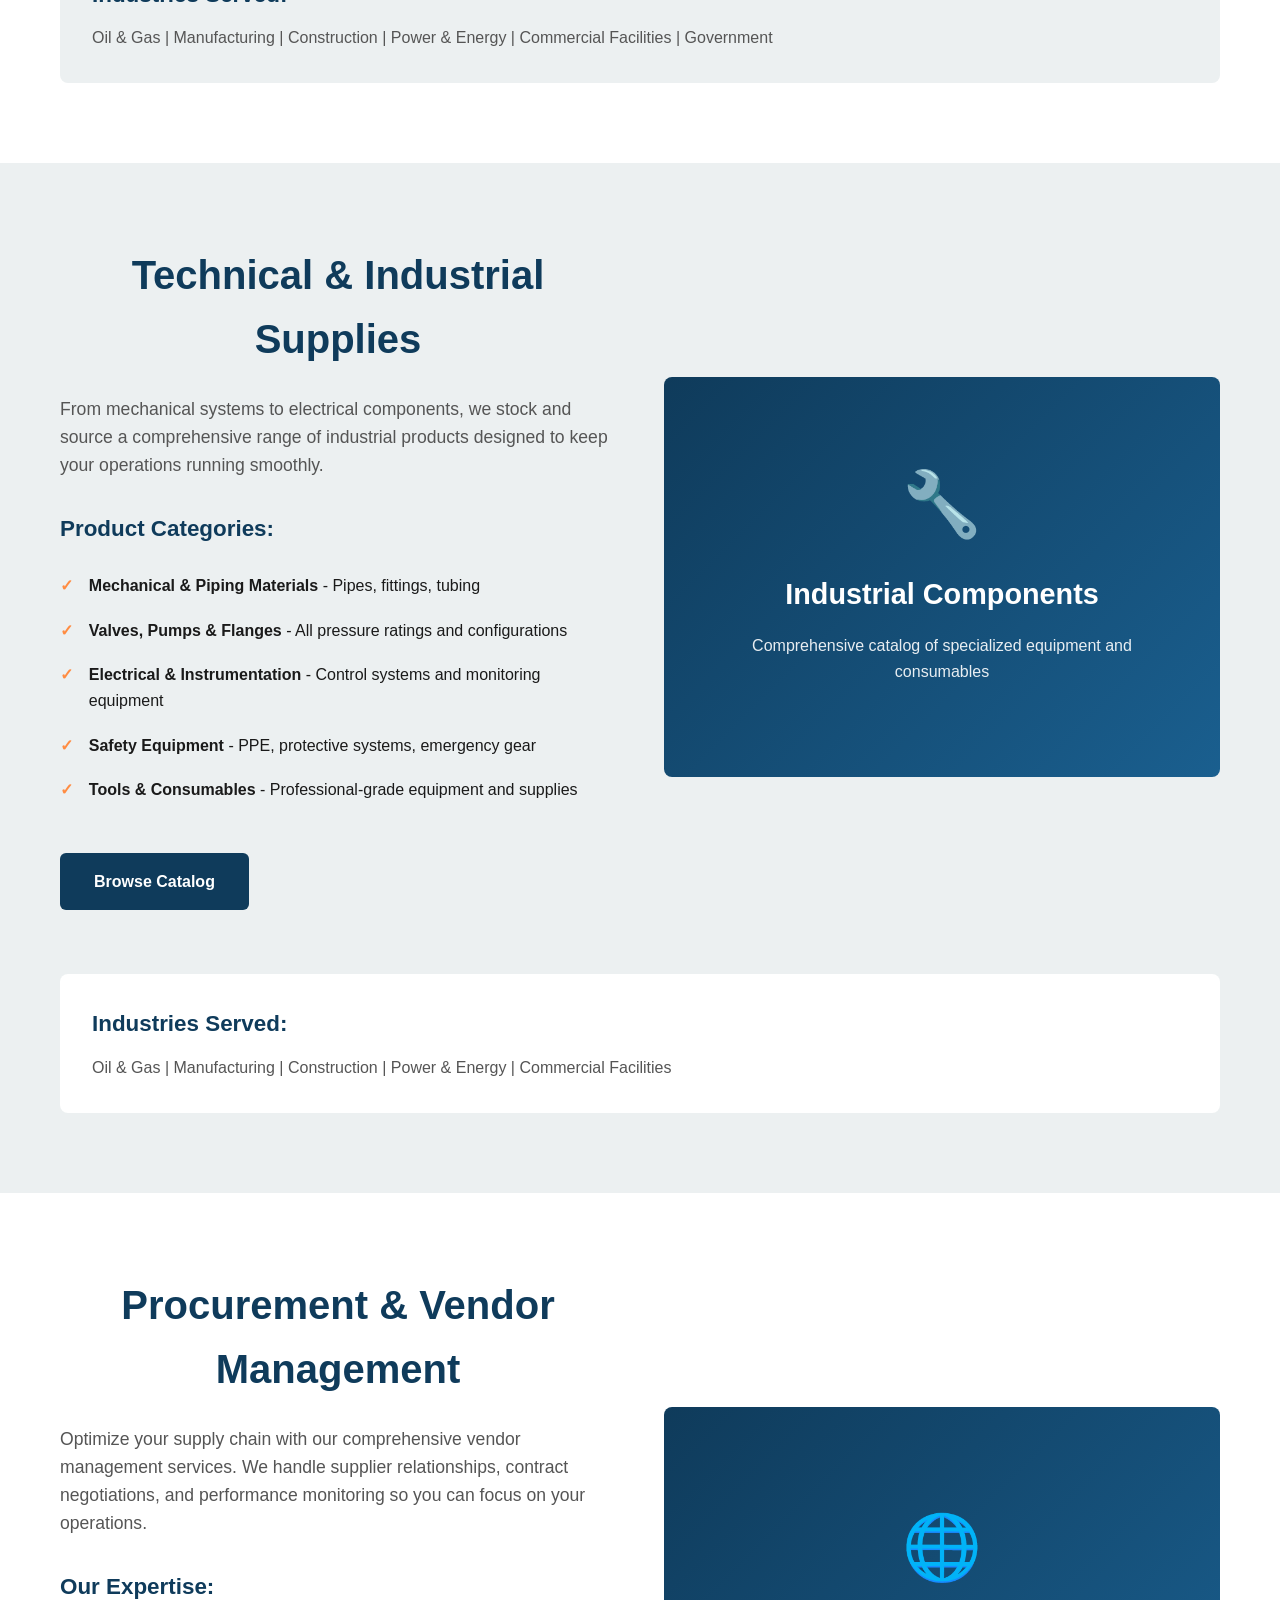
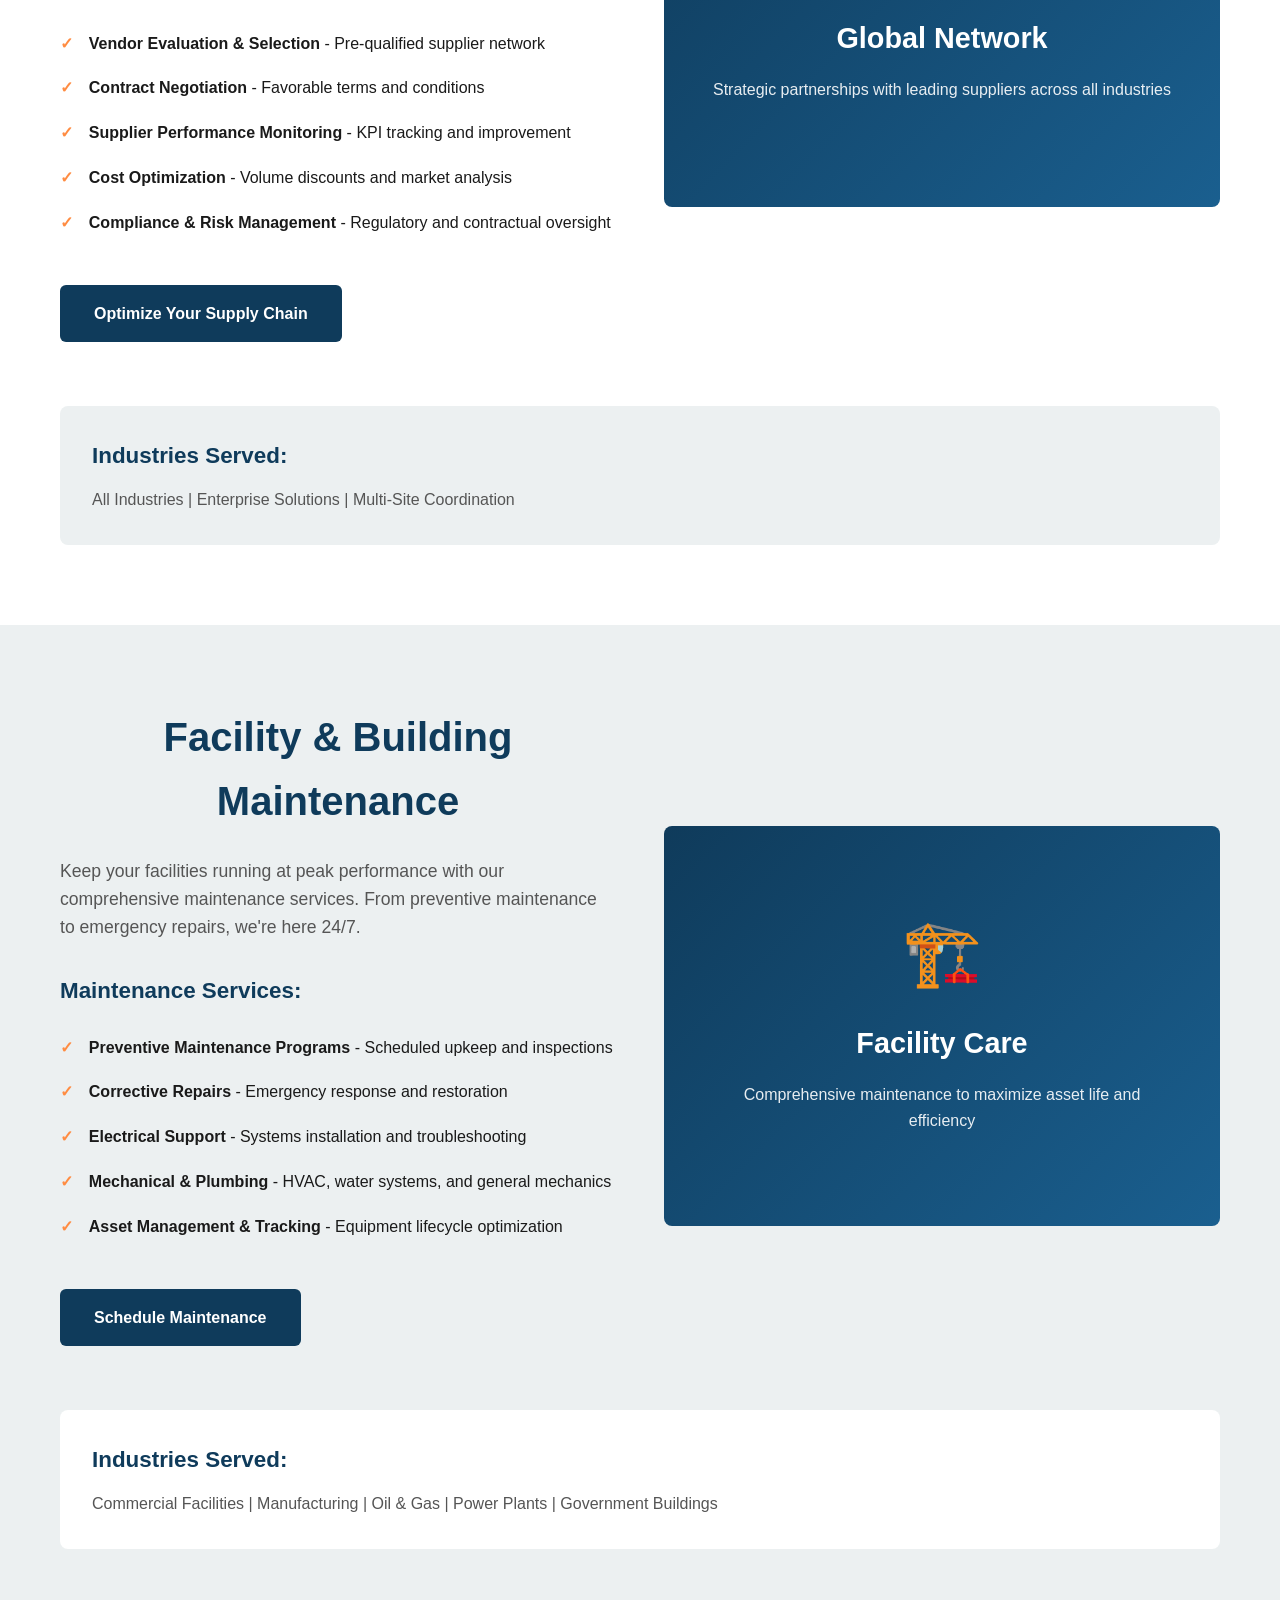
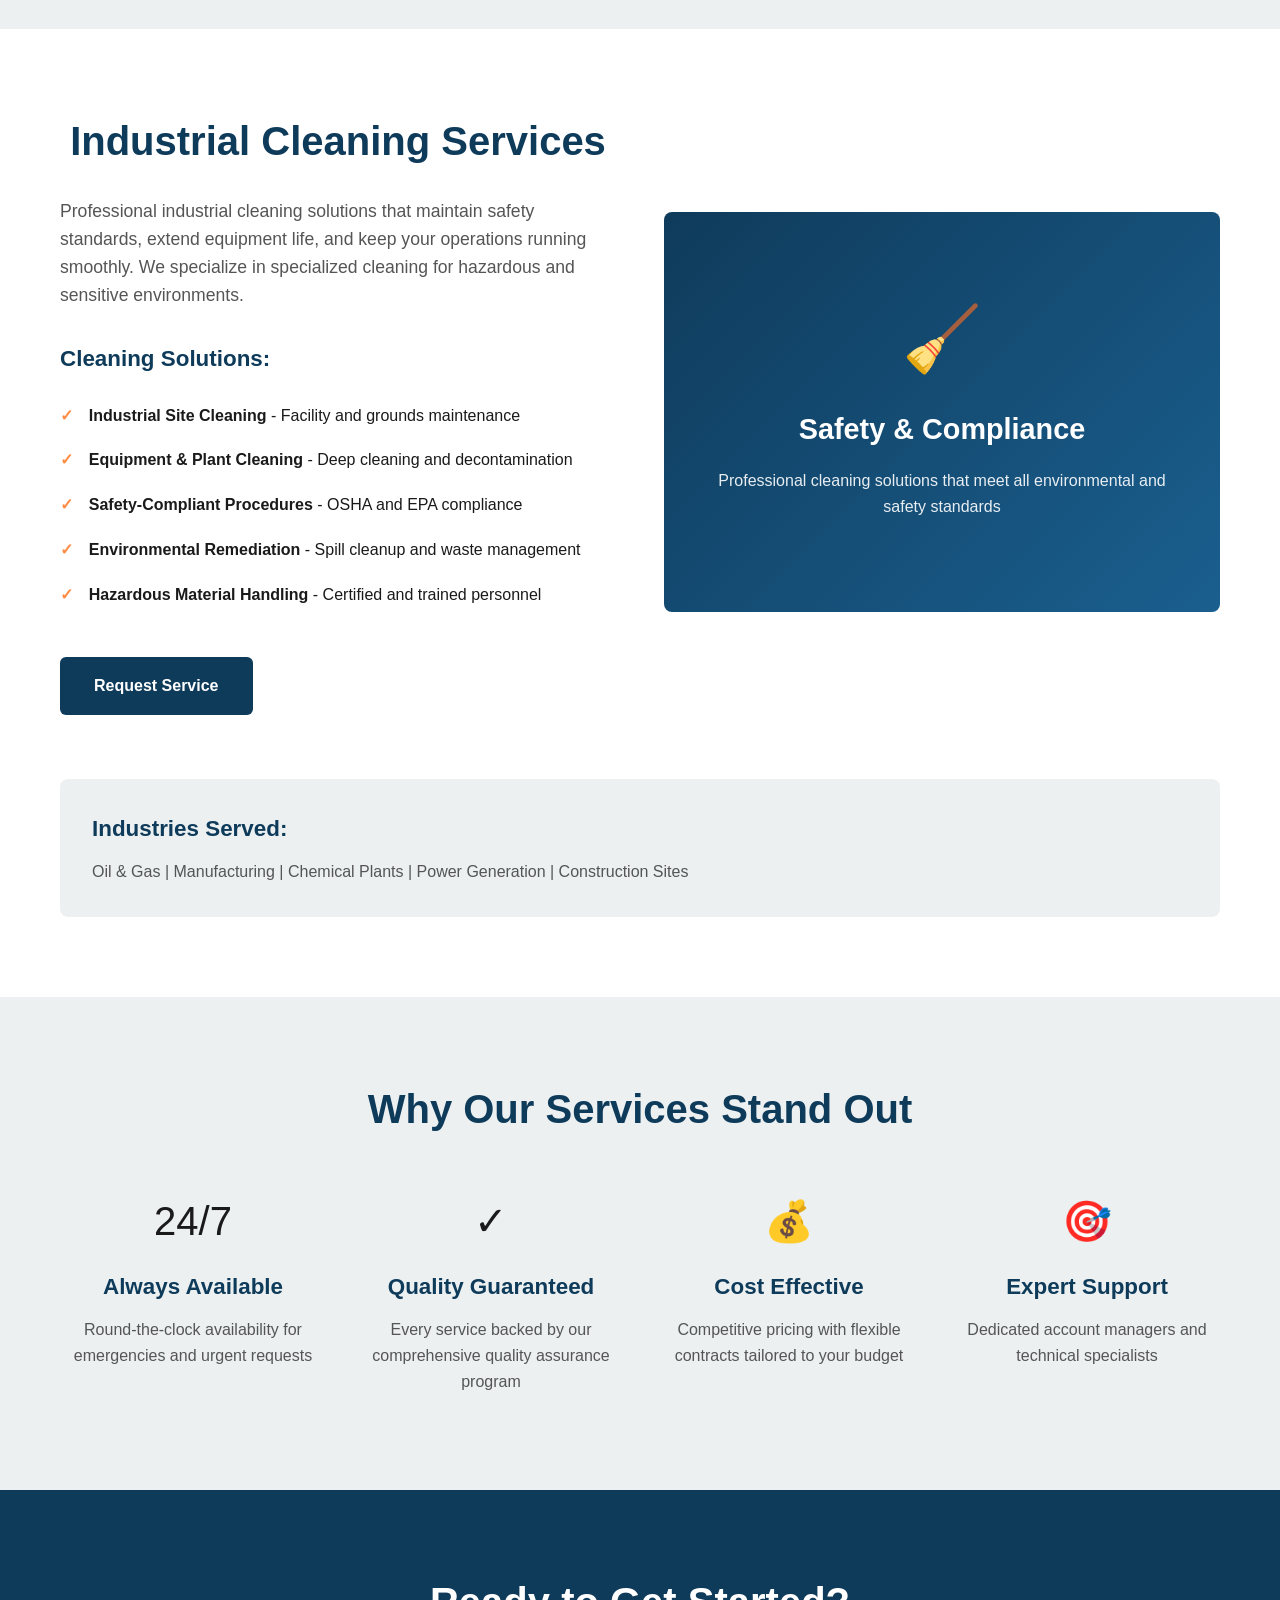
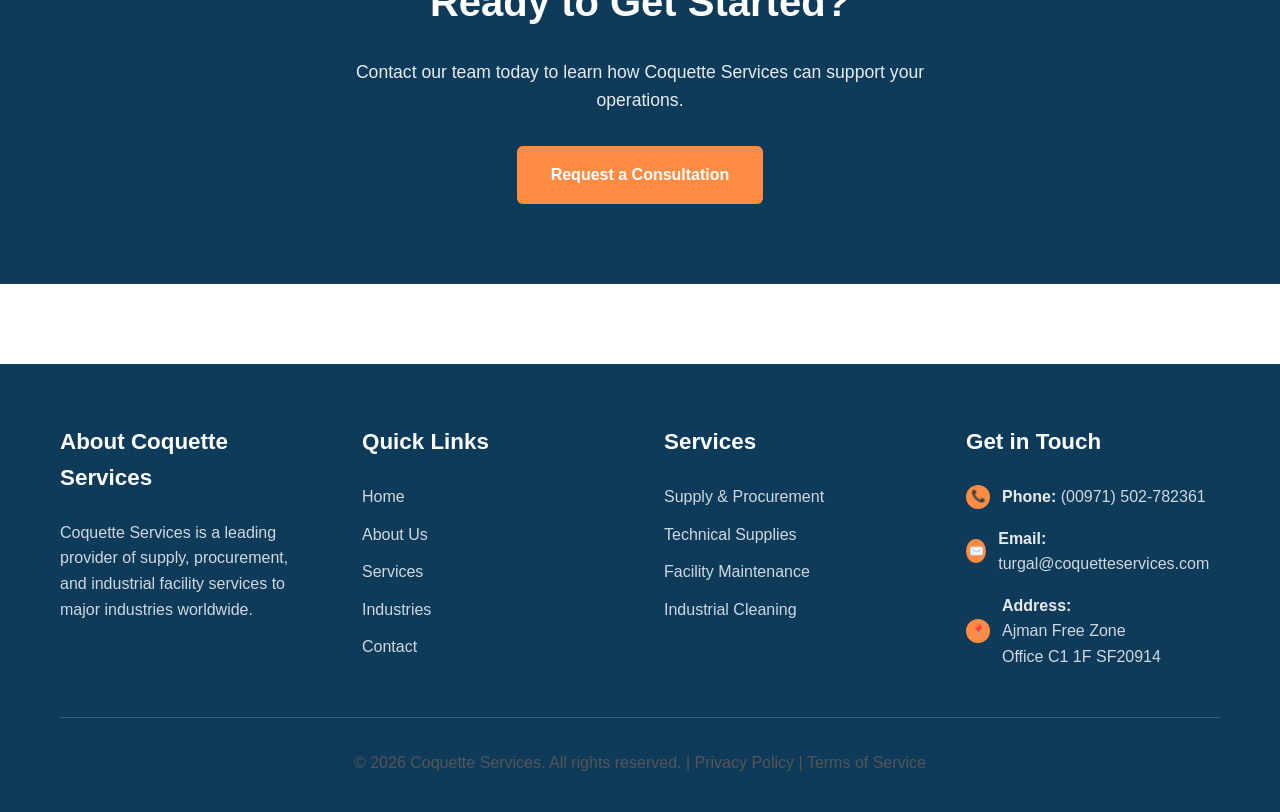
<file: services.html>
<!doctype html>
<html lang="en">
  <head>
    <meta charset="UTF-8" />
    <meta name="viewport" content="width=device-width, initial-scale=1.0" />
    <meta
      name="description"
      content="Comprehensive industrial services - supply & procurement, technical supplies, facility maintenance, and industrial cleaning."
    />
    <title>Services - Coquette Services</title>
    <link
      rel="icon"
      type="image/jpeg"
      href="assets/images/dcgs-logo-original.jpeg"
    />
    <link
      rel="shortcut icon"
      type="image/jpeg"
      href="assets/images/dcgs-logo-original.jpeg"
    />
    <link rel="stylesheet" href="css/styles.css" />
  </head>
  <body>
    <!-- HEADER & NAVIGATION -->
    <header>
      <div class="container">
        <div class="header-content">
          <a
            class="logo"
            href="index.html"
            aria-label="Dominion City Global Services Home"
          >
            <img
              src="assets/images/dcgs-logo-original.jpeg"
              alt="Dominion City Global Services logo"
            />
          </a>

          <button class="nav-toggle">☰</button>

          <nav>
            <a href="index.html">Home</a>
            <a href="about.html">About</a>
            <a href="services.html" class="active">Services</a>
            <a href="industries.html">Industries</a>
            <a href="contact.html">Contact</a>
          </nav>
        </div>
      </div>
    </header>

    <!-- BREADCRUMB -->
    <div class="breadcrumb">
      <div class="container">
        <ul class="breadcrumb-list">
          <li><a href="index.html">Home</a></li>
          <li>Services</li>
        </ul>
      </div>
    </div>

    <!-- HERO SECTION -->
    <section class="hero">
      <div class="container">
        <div class="hero-content">
          <h1>Our Services</h1>
          <p class="subheading">
            Complete solutions for industrial supply, procurement, maintenance,
            and facility management
          </p>
        </div>
      </div>
    </section>

    <!-- SERVICE 1: SUPPLY & PROCUREMENT -->
    <section class="section" id="supply">
      <div class="container">
        <div
          style="
            display: grid;
            grid-template-columns: 1fr 1fr;
            gap: 3rem;
            align-items: center;
            margin-bottom: 4rem;
          "
        >
          <div>
            <h2 style="margin-top: 0">Supply & Procurement Services</h2>
            <p style="font-size: 1.1rem; margin: 1.5rem 0">
              Strategic sourcing solutions tailored to your industrial supply
              requirements. We leverage our extensive vendor network and
              procurement expertise to deliver quality components on time, every
              time.
            </p>
            <h4 style="margin-top: 2rem">Key Services:</h4>
            <ul style="list-style: none; padding: 0; margin: 1rem 0">
              <li
                style="
                  padding: 0.6rem 0;
                  padding-left: 1.8rem;
                  position: relative;
                "
              >
                <span
                  style="
                    position: absolute;
                    left: 0;
                    color: var(--accent-orange);
                    font-weight: bold;
                  "
                  >✓</span
                >
                <strong>OEM & Certified Parts Sourcing</strong> - Guaranteed
                authenticity and compliance
              </li>
              <li
                style="
                  padding: 0.6rem 0;
                  padding-left: 1.8rem;
                  position: relative;
                "
              >
                <span
                  style="
                    position: absolute;
                    left: 0;
                    color: var(--accent-orange);
                    font-weight: bold;
                  "
                  >✓</span
                >
                <strong>Vendor Sourcing & Evaluation</strong> - Rigorous
                qualification process
              </li>
              <li
                style="
                  padding: 0.6rem 0;
                  padding-left: 1.8rem;
                  position: relative;
                "
              >
                <span
                  style="
                    position: absolute;
                    left: 0;
                    color: var(--accent-orange);
                    font-weight: bold;
                  "
                  >✓</span
                >
                <strong>Emergency Supply Response</strong> - Same-day delivery
                available
              </li>
              <li
                style="
                  padding: 0.6rem 0;
                  padding-left: 1.8rem;
                  position: relative;
                "
              >
                <span
                  style="
                    position: absolute;
                    left: 0;
                    color: var(--accent-orange);
                    font-weight: bold;
                  "
                  >✓</span
                >
                <strong>Quality Control & Compliance</strong> - Full
                traceability and documentation
              </li>
              <li
                style="
                  padding: 0.6rem 0;
                  padding-left: 1.8rem;
                  position: relative;
                "
              >
                <span
                  style="
                    position: absolute;
                    left: 0;
                    color: var(--accent-orange);
                    font-weight: bold;
                  "
                  >✓</span
                >
                <strong>Contract & Supplier Coordination</strong> - Streamlined
                procurement process
              </li>
            </ul>
            <a
              href="contact.html"
              class="btn btn-primary"
              style="margin-top: 1.5rem"
              >Request a Quote</a
            >
          </div>
          <div
            style="
              background: linear-gradient(
                135deg,
                var(--primary-dark),
                var(--primary-light)
              );
              color: var(--white);
              padding: 3rem;
              border-radius: 0.5rem;
              text-align: center;
              height: 400px;
              display: flex;
              flex-direction: column;
              justify-content: center;
            "
          >
            <div style="font-size: 4rem; margin-bottom: 1rem">📦</div>
            <h3 style="color: var(--white)">Strategic Sourcing</h3>
            <p style="color: rgba(255, 255, 255, 0.9)">
              Access to 500+ qualified suppliers and global procurement network
            </p>
          </div>
        </div>

        <!-- Industries for this service -->
        <div
          style="
            background: var(--neutral-light);
            padding: 2rem;
            border-radius: 0.5rem;
          "
        >
          <h4>Industries Served:</h4>
          <p style="margin: 0">
            Oil & Gas | Manufacturing | Construction | Power & Energy |
            Commercial Facilities | Government
          </p>
        </div>
      </div>
    </section>

    <!-- SERVICE 2: TECHNICAL & INDUSTRIAL SUPPLIES -->
    <section class="section light-bg" id="technical">
      <div class="container">
        <div
          style="
            display: grid;
            grid-template-columns: 1fr 1fr;
            gap: 3rem;
            align-items: center;
            margin-bottom: 4rem;
          "
        >
          <div
            style="
              order: 2;
              background: linear-gradient(
                135deg,
                var(--primary-dark),
                var(--primary-light)
              );
              color: var(--white);
              padding: 3rem;
              border-radius: 0.5rem;
              text-align: center;
              height: 400px;
              display: flex;
              flex-direction: column;
              justify-content: center;
            "
          >
            <div style="font-size: 4rem; margin-bottom: 1rem">🔧</div>
            <h3 style="color: var(--white)">Industrial Components</h3>
            <p style="color: rgba(255, 255, 255, 0.9)">
              Comprehensive catalog of specialized equipment and consumables
            </p>
          </div>
          <div style="order: 1">
            <h2 style="margin-top: 0">Technical & Industrial Supplies</h2>
            <p style="font-size: 1.1rem; margin: 1.5rem 0">
              From mechanical systems to electrical components, we stock and
              source a comprehensive range of industrial products designed to
              keep your operations running smoothly.
            </p>
            <h4 style="margin-top: 2rem">Product Categories:</h4>
            <ul style="list-style: none; padding: 0; margin: 1rem 0">
              <li
                style="
                  padding: 0.6rem 0;
                  padding-left: 1.8rem;
                  position: relative;
                "
              >
                <span
                  style="
                    position: absolute;
                    left: 0;
                    color: var(--accent-orange);
                    font-weight: bold;
                  "
                  >✓</span
                >
                <strong>Mechanical & Piping Materials</strong> - Pipes,
                fittings, tubing
              </li>
              <li
                style="
                  padding: 0.6rem 0;
                  padding-left: 1.8rem;
                  position: relative;
                "
              >
                <span
                  style="
                    position: absolute;
                    left: 0;
                    color: var(--accent-orange);
                    font-weight: bold;
                  "
                  >✓</span
                >
                <strong>Valves, Pumps & Flanges</strong> - All pressure ratings
                and configurations
              </li>
              <li
                style="
                  padding: 0.6rem 0;
                  padding-left: 1.8rem;
                  position: relative;
                "
              >
                <span
                  style="
                    position: absolute;
                    left: 0;
                    color: var(--accent-orange);
                    font-weight: bold;
                  "
                  >✓</span
                >
                <strong>Electrical & Instrumentation</strong> - Control systems
                and monitoring equipment
              </li>
              <li
                style="
                  padding: 0.6rem 0;
                  padding-left: 1.8rem;
                  position: relative;
                "
              >
                <span
                  style="
                    position: absolute;
                    left: 0;
                    color: var(--accent-orange);
                    font-weight: bold;
                  "
                  >✓</span
                >
                <strong>Safety Equipment</strong> - PPE, protective systems,
                emergency gear
              </li>
              <li
                style="
                  padding: 0.6rem 0;
                  padding-left: 1.8rem;
                  position: relative;
                "
              >
                <span
                  style="
                    position: absolute;
                    left: 0;
                    color: var(--accent-orange);
                    font-weight: bold;
                  "
                  >✓</span
                >
                <strong>Tools & Consumables</strong> - Professional-grade
                equipment and supplies
              </li>
            </ul>
            <a
              href="contact.html"
              class="btn btn-primary"
              style="margin-top: 1.5rem"
              >Browse Catalog</a
            >
          </div>
        </div>

        <!-- Industries for this service -->
        <div
          style="background: var(--white); padding: 2rem; border-radius: 0.5rem"
        >
          <h4>Industries Served:</h4>
          <p style="margin: 0">
            Oil & Gas | Manufacturing | Construction | Power & Energy |
            Commercial Facilities
          </p>
        </div>
      </div>
    </section>

    <!-- SERVICE 3: VENDOR MANAGEMENT -->
    <section class="section" id="vendor">
      <div class="container">
        <div
          style="
            display: grid;
            grid-template-columns: 1fr 1fr;
            gap: 3rem;
            align-items: center;
            margin-bottom: 4rem;
          "
        >
          <div>
            <h2 style="margin-top: 0">Procurement & Vendor Management</h2>
            <p style="font-size: 1.1rem; margin: 1.5rem 0">
              Optimize your supply chain with our comprehensive vendor
              management services. We handle supplier relationships, contract
              negotiations, and performance monitoring so you can focus on your
              operations.
            </p>
            <h4 style="margin-top: 2rem">Our Expertise:</h4>
            <ul style="list-style: none; padding: 0; margin: 1rem 0">
              <li
                style="
                  padding: 0.6rem 0;
                  padding-left: 1.8rem;
                  position: relative;
                "
              >
                <span
                  style="
                    position: absolute;
                    left: 0;
                    color: var(--accent-orange);
                    font-weight: bold;
                  "
                  >✓</span
                >
                <strong>Vendor Evaluation & Selection</strong> - Pre-qualified
                supplier network
              </li>
              <li
                style="
                  padding: 0.6rem 0;
                  padding-left: 1.8rem;
                  position: relative;
                "
              >
                <span
                  style="
                    position: absolute;
                    left: 0;
                    color: var(--accent-orange);
                    font-weight: bold;
                  "
                  >✓</span
                >
                <strong>Contract Negotiation</strong> - Favorable terms and
                conditions
              </li>
              <li
                style="
                  padding: 0.6rem 0;
                  padding-left: 1.8rem;
                  position: relative;
                "
              >
                <span
                  style="
                    position: absolute;
                    left: 0;
                    color: var(--accent-orange);
                    font-weight: bold;
                  "
                  >✓</span
                >
                <strong>Supplier Performance Monitoring</strong> - KPI tracking
                and improvement
              </li>
              <li
                style="
                  padding: 0.6rem 0;
                  padding-left: 1.8rem;
                  position: relative;
                "
              >
                <span
                  style="
                    position: absolute;
                    left: 0;
                    color: var(--accent-orange);
                    font-weight: bold;
                  "
                  >✓</span
                >
                <strong>Cost Optimization</strong> - Volume discounts and market
                analysis
              </li>
              <li
                style="
                  padding: 0.6rem 0;
                  padding-left: 1.8rem;
                  position: relative;
                "
              >
                <span
                  style="
                    position: absolute;
                    left: 0;
                    color: var(--accent-orange);
                    font-weight: bold;
                  "
                  >✓</span
                >
                <strong>Compliance & Risk Management</strong> - Regulatory and
                contractual oversight
              </li>
            </ul>
            <a
              href="contact.html"
              class="btn btn-primary"
              style="margin-top: 1.5rem"
              >Optimize Your Supply Chain</a
            >
          </div>
          <div
            style="
              background: linear-gradient(
                135deg,
                var(--primary-dark),
                var(--primary-light)
              );
              color: var(--white);
              padding: 3rem;
              border-radius: 0.5rem;
              text-align: center;
              height: 400px;
              display: flex;
              flex-direction: column;
              justify-content: center;
            "
          >
            <div style="font-size: 4rem; margin-bottom: 1rem">🌐</div>
            <h3 style="color: var(--white)">Global Network</h3>
            <p style="color: rgba(255, 255, 255, 0.9)">
              Strategic partnerships with leading suppliers across all
              industries
            </p>
          </div>
        </div>

        <!-- Industries for this service -->
        <div
          style="
            background: var(--neutral-light);
            padding: 2rem;
            border-radius: 0.5rem;
          "
        >
          <h4>Industries Served:</h4>
          <p style="margin: 0">
            All Industries | Enterprise Solutions | Multi-Site Coordination
          </p>
        </div>
      </div>
    </section>

    <!-- SERVICE 4: FACILITY MAINTENANCE -->
    <section class="section light-bg" id="facility">
      <div class="container">
        <div
          style="
            display: grid;
            grid-template-columns: 1fr 1fr;
            gap: 3rem;
            align-items: center;
            margin-bottom: 4rem;
          "
        >
          <div
            style="
              order: 2;
              background: linear-gradient(
                135deg,
                var(--primary-dark),
                var(--primary-light)
              );
              color: var(--white);
              padding: 3rem;
              border-radius: 0.5rem;
              text-align: center;
              height: 400px;
              display: flex;
              flex-direction: column;
              justify-content: center;
            "
          >
            <div style="font-size: 4rem; margin-bottom: 1rem">🏗️</div>
            <h3 style="color: var(--white)">Facility Care</h3>
            <p style="color: rgba(255, 255, 255, 0.9)">
              Comprehensive maintenance to maximize asset life and efficiency
            </p>
          </div>
          <div style="order: 1">
            <h2 style="margin-top: 0">Facility & Building Maintenance</h2>
            <p style="font-size: 1.1rem; margin: 1.5rem 0">
              Keep your facilities running at peak performance with our
              comprehensive maintenance services. From preventive maintenance to
              emergency repairs, we're here 24/7.
            </p>
            <h4 style="margin-top: 2rem">Maintenance Services:</h4>
            <ul style="list-style: none; padding: 0; margin: 1rem 0">
              <li
                style="
                  padding: 0.6rem 0;
                  padding-left: 1.8rem;
                  position: relative;
                "
              >
                <span
                  style="
                    position: absolute;
                    left: 0;
                    color: var(--accent-orange);
                    font-weight: bold;
                  "
                  >✓</span
                >
                <strong>Preventive Maintenance Programs</strong> - Scheduled
                upkeep and inspections
              </li>
              <li
                style="
                  padding: 0.6rem 0;
                  padding-left: 1.8rem;
                  position: relative;
                "
              >
                <span
                  style="
                    position: absolute;
                    left: 0;
                    color: var(--accent-orange);
                    font-weight: bold;
                  "
                  >✓</span
                >
                <strong>Corrective Repairs</strong> - Emergency response and
                restoration
              </li>
              <li
                style="
                  padding: 0.6rem 0;
                  padding-left: 1.8rem;
                  position: relative;
                "
              >
                <span
                  style="
                    position: absolute;
                    left: 0;
                    color: var(--accent-orange);
                    font-weight: bold;
                  "
                  >✓</span
                >
                <strong>Electrical Support</strong> - Systems installation and
                troubleshooting
              </li>
              <li
                style="
                  padding: 0.6rem 0;
                  padding-left: 1.8rem;
                  position: relative;
                "
              >
                <span
                  style="
                    position: absolute;
                    left: 0;
                    color: var(--accent-orange);
                    font-weight: bold;
                  "
                  >✓</span
                >
                <strong>Mechanical & Plumbing</strong> - HVAC, water systems,
                and general mechanics
              </li>
              <li
                style="
                  padding: 0.6rem 0;
                  padding-left: 1.8rem;
                  position: relative;
                "
              >
                <span
                  style="
                    position: absolute;
                    left: 0;
                    color: var(--accent-orange);
                    font-weight: bold;
                  "
                  >✓</span
                >
                <strong>Asset Management & Tracking</strong> - Equipment
                lifecycle optimization
              </li>
            </ul>
            <a
              href="contact.html"
              class="btn btn-primary"
              style="margin-top: 1.5rem"
              >Schedule Maintenance</a
            >
          </div>
        </div>

        <!-- Industries for this service -->
        <div
          style="background: var(--white); padding: 2rem; border-radius: 0.5rem"
        >
          <h4>Industries Served:</h4>
          <p style="margin: 0">
            Commercial Facilities | Manufacturing | Oil & Gas | Power Plants |
            Government Buildings
          </p>
        </div>
      </div>
    </section>

    <!-- SERVICE 5: INDUSTRIAL CLEANING -->
    <section class="section" id="cleaning">
      <div class="container">
        <div
          style="
            display: grid;
            grid-template-columns: 1fr 1fr;
            gap: 3rem;
            align-items: center;
            margin-bottom: 4rem;
          "
        >
          <div>
            <h2 style="margin-top: 0">Industrial Cleaning Services</h2>
            <p style="font-size: 1.1rem; margin: 1.5rem 0">
              Professional industrial cleaning solutions that maintain safety
              standards, extend equipment life, and keep your operations running
              smoothly. We specialize in specialized cleaning for hazardous and
              sensitive environments.
            </p>
            <h4 style="margin-top: 2rem">Cleaning Solutions:</h4>
            <ul style="list-style: none; padding: 0; margin: 1rem 0">
              <li
                style="
                  padding: 0.6rem 0;
                  padding-left: 1.8rem;
                  position: relative;
                "
              >
                <span
                  style="
                    position: absolute;
                    left: 0;
                    color: var(--accent-orange);
                    font-weight: bold;
                  "
                  >✓</span
                >
                <strong>Industrial Site Cleaning</strong> - Facility and grounds
                maintenance
              </li>
              <li
                style="
                  padding: 0.6rem 0;
                  padding-left: 1.8rem;
                  position: relative;
                "
              >
                <span
                  style="
                    position: absolute;
                    left: 0;
                    color: var(--accent-orange);
                    font-weight: bold;
                  "
                  >✓</span
                >
                <strong>Equipment & Plant Cleaning</strong> - Deep cleaning and
                decontamination
              </li>
              <li
                style="
                  padding: 0.6rem 0;
                  padding-left: 1.8rem;
                  position: relative;
                "
              >
                <span
                  style="
                    position: absolute;
                    left: 0;
                    color: var(--accent-orange);
                    font-weight: bold;
                  "
                  >✓</span
                >
                <strong>Safety-Compliant Procedures</strong> - OSHA and EPA
                compliance
              </li>
              <li
                style="
                  padding: 0.6rem 0;
                  padding-left: 1.8rem;
                  position: relative;
                "
              >
                <span
                  style="
                    position: absolute;
                    left: 0;
                    color: var(--accent-orange);
                    font-weight: bold;
                  "
                  >✓</span
                >
                <strong>Environmental Remediation</strong> - Spill cleanup and
                waste management
              </li>
              <li
                style="
                  padding: 0.6rem 0;
                  padding-left: 1.8rem;
                  position: relative;
                "
              >
                <span
                  style="
                    position: absolute;
                    left: 0;
                    color: var(--accent-orange);
                    font-weight: bold;
                  "
                  >✓</span
                >
                <strong>Hazardous Material Handling</strong> - Certified and
                trained personnel
              </li>
            </ul>
            <a
              href="contact.html"
              class="btn btn-primary"
              style="margin-top: 1.5rem"
              >Request Service</a
            >
          </div>
          <div
            style="
              background: linear-gradient(
                135deg,
                var(--primary-dark),
                var(--primary-light)
              );
              color: var(--white);
              padding: 3rem;
              border-radius: 0.5rem;
              text-align: center;
              height: 400px;
              display: flex;
              flex-direction: column;
              justify-content: center;
            "
          >
            <div style="font-size: 4rem; margin-bottom: 1rem">🧹</div>
            <h3 style="color: var(--white)">Safety & Compliance</h3>
            <p style="color: rgba(255, 255, 255, 0.9)">
              Professional cleaning solutions that meet all environmental and
              safety standards
            </p>
          </div>
        </div>

        <!-- Industries for this service -->
        <div
          style="
            background: var(--neutral-light);
            padding: 2rem;
            border-radius: 0.5rem;
          "
        >
          <h4>Industries Served:</h4>
          <p style="margin: 0">
            Oil & Gas | Manufacturing | Chemical Plants | Power Generation |
            Construction Sites
          </p>
        </div>
      </div>
    </section>

    <!-- ADDITIONAL BENEFITS -->
    <section class="section light-bg">
      <div class="container">
        <h2>Why Our Services Stand Out</h2>
        <div
          style="
            display: grid;
            grid-template-columns: repeat(auto-fit, minmax(250px, 1fr));
            gap: 2rem;
            margin-top: 3rem;
          "
        >
          <div style="text-align: center">
            <div style="font-size: 2.5rem; margin-bottom: 1rem">24/7</div>
            <h4>Always Available</h4>
            <p>
              Round-the-clock availability for emergencies and urgent requests
            </p>
          </div>
          <div style="text-align: center">
            <div style="font-size: 2.5rem; margin-bottom: 1rem">✓</div>
            <h4>Quality Guaranteed</h4>
            <p>
              Every service backed by our comprehensive quality assurance
              program
            </p>
          </div>
          <div style="text-align: center">
            <div style="font-size: 2.5rem; margin-bottom: 1rem">💰</div>
            <h4>Cost Effective</h4>
            <p>
              Competitive pricing with flexible contracts tailored to your
              budget
            </p>
          </div>
          <div style="text-align: center">
            <div style="font-size: 2.5rem; margin-bottom: 1rem">🎯</div>
            <h4>Expert Support</h4>
            <p>Dedicated account managers and technical specialists</p>
          </div>
        </div>
      </div>
    </section>

    <!-- CTA SECTION -->
    <section class="section dark-bg">
      <div class="container text-center">
        <h2>Ready to Get Started?</h2>
        <p style="font-size: 1.1rem; max-width: 600px; margin: 0 auto 2rem">
          Contact our team today to learn how Coquette Services can support your
          operations.
        </p>
        <a href="contact.html" class="btn btn-secondary"
          >Request a Consultation</a
        >
      </div>
    </section>

    <!-- FOOTER -->
    <footer>
      <div class="container">
        <div class="footer-content">
          <div class="footer-section">
            <h4>About Coquette Services</h4>
            <p>
              Coquette Services is a leading provider of supply, procurement,
              and industrial facility services to major industries worldwide.
            </p>
          </div>

          <div class="footer-section">
            <h4>Quick Links</h4>
            <ul>
              <li><a href="index.html">Home</a></li>
              <li><a href="about.html">About Us</a></li>
              <li><a href="services.html">Services</a></li>
              <li><a href="industries.html">Industries</a></li>
              <li><a href="contact.html">Contact</a></li>
            </ul>
          </div>

          <div class="footer-section">
            <h4>Services</h4>
            <ul>
              <li><a href="#supply">Supply & Procurement</a></li>
              <li><a href="#technical">Technical Supplies</a></li>
              <li><a href="#facility">Facility Maintenance</a></li>
              <li><a href="#cleaning">Industrial Cleaning</a></li>
            </ul>
          </div>

          <div class="footer-section">
            <h4>Get in Touch</h4>
            <div class="footer-contact">
              <div class="footer-contact-icon">📞</div>
              <div>
                <strong>Phone:</strong>
                <a href="tel:+1-800-DOMINION">(00971) 502-782361</a>
              </div>
            </div>
            <div class="footer-contact">
              <div class="footer-contact-icon">✉️</div>
              <div>
                <strong>Email:</strong>
                <a href="mailto:info@dominioncity.com"
                  >turgal@coquetteservices.com</a
                >
              </div>
            </div>
            <div class="footer-contact">
              <div class="footer-contact-icon">📍</div>
              <div>
                <strong>Address:</strong>
                <p style="margin: 0">
                  Ajman Free Zone<br />Office C1 1F SF20914
                </p>
              </div>
            </div>
          </div>
        </div>

        <div class="footer-divider">
          <p>
            &copy;
            <script>
              document.write(new Date().getFullYear());
            </script>
            Coquette Services. All rights reserved. |
            <a href="#" style="color: inherit">Privacy Policy</a> |
            <a href="#" style="color: inherit">Terms of Service</a>
          </p>
        </div>
      </div>
    </footer>

    <script src="js/main.js"></script>
  </body>
</html>
</file>
<file: css/styles.css>
/* ================================================
   DOMINION CITY GLOBAL SERVICES - MAIN STYLESHEET
   Modern Industrial Design System
   ================================================ */

/* ============ ROOT VARIABLES ============ */
:root {
  --primary-dark: #0f3b5b; /* Deep blue */
  --primary-light: #1a5f8f; /* Light blue */
  --accent-orange: #ff8c42; /* Professional orange */
  --neutral-dark: #2c3e50; /* Dark grey */
  --neutral-light: #ecf0f1; /* Light grey */
  --white: #ffffff;
  --text-dark: #1a1a1a;
  --text-light: #555555;
  --success: #27ae60;
  --warning: #f39c12;
  --shadow-sm: 0 2px 8px rgba(0, 0, 0, 0.1);
  --shadow-md: 0 4px 16px rgba(0, 0, 0, 0.15);
  --shadow-lg: 0 8px 32px rgba(0, 0, 0, 0.2);
  --transition: all 0.3s ease-in-out;
}

/* ============ GLOBAL STYLES ============ */
* {
  margin: 0;
  padding: 0;
  box-sizing: border-box;
}

html {
  scroll-behavior: smooth;
}

body {
  font-family: "Segoe UI", Tahoma, Geneva, Verdana, sans-serif;
  color: var(--text-dark);
  line-height: 1.6;
  background: var(--white);
}

a {
  color: var(--primary-dark);
  text-decoration: none;
  transition: var(--transition);
}

a:hover {
  color: var(--accent-orange);
}

/* ============ TYPOGRAPHY ============ */
h1 {
  font-size: 3.5rem;
  font-weight: 700;
  color: var(--primary-dark);
  line-height: 1.2;
  margin-bottom: 1.5rem;
}

h2 {
  font-size: 2.5rem;
  font-weight: 700;
  color: var(--primary-dark);
  margin-bottom: 1.5rem;
  text-align: center;
}

h3 {
  font-size: 1.8rem;
  font-weight: 600;
  color: var(--neutral-dark);
  margin-bottom: 1rem;
}

h4 {
  font-size: 1.4rem;
  font-weight: 600;
  color: var(--primary-dark);
  margin-bottom: 0.8rem;
}

h5 {
  font-size: 1.1rem;
  font-weight: 600;
  color: var(--neutral-dark);
}

p {
  color: var(--text-light);
  margin-bottom: 1rem;
  font-size: 1rem;
}

small {
  font-size: 0.875rem;
  color: var(--text-light);
}

/* ============ BUTTONS ============ */
.btn {
  display: inline-block;
  padding: 0.875rem 2rem;
  border-radius: 0.375rem;
  font-weight: 600;
  text-align: center;
  cursor: pointer;
  border: 2px solid transparent;
  transition: var(--transition);
  font-size: 1rem;
  text-decoration: none;
}

.btn-primary {
  background: var(--primary-dark);
  color: var(--white);
}

.btn-primary:hover {
  background: var(--primary-light);
  transform: translateY(-2px);
  box-shadow: var(--shadow-md);
}

.btn-secondary {
  background: var(--accent-orange);
  color: var(--white);
}

.btn-secondary:hover {
  background: #ff7a1f;
  transform: translateY(-2px);
  box-shadow: var(--shadow-md);
}

.btn-outline {
  background: transparent;
  color: var(--primary-dark);
  border: 2px solid var(--primary-dark);
}

.btn-outline:hover {
  background: var(--primary-dark);
  color: var(--white);
}

.btn-small {
  padding: 0.6rem 1.5rem;
  font-size: 0.9rem;
}

.btn-block {
  display: block;
  width: 100%;
}

/* ============ CONTAINER & LAYOUT ============ */
.container {
  max-width: 1200px;
  margin: 0 auto;
  padding: 0 20px;
}

.section {
  padding: 80px 0;
}

.section.light-bg {
  background: var(--neutral-light);
}

.section.dark-bg {
  background: var(--primary-dark);
  color: var(--white);
}

.section.dark-bg h2 {
  color: var(--white);
}

.section.dark-bg h3 {
  color: var(--neutral-light);
}

.section.dark-bg p {
  color: rgba(255, 255, 255, 0.9);
}

/* ============ HEADER & NAVIGATION ============ */
header {
  background: var(--white);
  box-shadow: var(--shadow-sm);
  position: sticky;
  top: 0;
  z-index: 1000;
}

.header-content {
  display: flex;
  justify-content: space-between;
  align-items: center;
  padding: 1rem 0;
}

.logo {
  display: flex;
  align-items: center;
  line-height: 1;
}

.logo img {
  width: 110px;
  height: auto;
  display: block;
}

nav {
  display: flex;
  gap: 2rem;
  align-items: center;
}

nav a {
  color: var(--text-dark);
  font-weight: 500;
  font-size: 0.95rem;
}

nav a:hover {
  color: var(--accent-orange);
}

nav a.active {
  color: var(--accent-orange);
  border-bottom: 2px solid var(--accent-orange);
  padding-bottom: 0.25rem;
}

.nav-toggle {
  display: none;
  background: none;
  border: none;
  color: var(--primary-dark);
  font-size: 1.5rem;
  cursor: pointer;
}

/* ============ HERO SECTION ============ */
.hero {
  background: linear-gradient(
    135deg,
    var(--primary-dark) 0%,
    var(--primary-light) 100%
  );
  color: var(--white);
  padding: 120px 0;
  text-align: center;
  position: relative;
  overflow: hidden;
}

.hero::before {
  content: "";
  position: absolute;
  top: -50%;
  right: -50%;
  width: 500px;
  height: 500px;
  background: radial-gradient(
    circle,
    rgba(255, 140, 66, 0.1) 0%,
    transparent 70%
  );
  border-radius: 50%;
  animation: float 6s ease-in-out infinite;
}

.hero::after {
  content: "";
  position: absolute;
  bottom: -30%;
  left: -30%;
  width: 400px;
  height: 400px;
  background: radial-gradient(
    circle,
    rgba(255, 140, 66, 0.05) 0%,
    transparent 70%
  );
  border-radius: 50%;
  animation: float 8s ease-in-out infinite reverse;
}

.hero-content {
  position: relative;
  z-index: 1;
  max-width: 800px;
  margin: 0 auto;
  animation: slideUp 0.8s ease-out;
}

.hero h1 {
  color: var(--white);
  font-size: 4rem;
  margin-bottom: 1rem;
}

.hero .subheading {
  font-size: 1.5rem;
  color: rgba(255, 255, 255, 0.95);
  margin-bottom: 2rem;
  font-weight: 300;
}

.hero-cta {
  display: flex;
  gap: 1.5rem;
  justify-content: center;
  flex-wrap: wrap;
  margin-top: 2rem;
}

.hero .btn {
  font-size: 1.1rem;
  padding: 1rem 2.5rem;
}

/* ============ FEATURES GRID ============ */
.features-grid {
  display: grid;
  grid-template-columns: repeat(auto-fit, minmax(280px, 1fr));
  gap: 2rem;
  margin: 3rem 0;
}

.feature-card {
  background: var(--white);
  padding: 2rem;
  border-radius: 0.5rem;
  box-shadow: var(--shadow-sm);
  transition: var(--transition);
  text-align: center;
  border-top: 4px solid var(--accent-orange);
}

.feature-card:hover {
  transform: translateY(-8px);
  box-shadow: var(--shadow-lg);
}

.feature-icon {
  width: 60px;
  height: 60px;
  background: var(--primary-dark);
  border-radius: 50%;
  display: flex;
  align-items: center;
  justify-content: center;
  color: var(--white);
  font-size: 2rem;
  margin: 0 auto 1.5rem;
}

.feature-card h3 {
  color: var(--primary-dark);
}

/* ============ SERVICE CARDS ============ */
.service-grid {
  display: grid;
  grid-template-columns: repeat(auto-fit, minmax(300px, 1fr));
  gap: 2.5rem;
  margin: 3rem 0;
}

.service-card {
  background: var(--white);
  border-radius: 0.5rem;
  overflow: hidden;
  box-shadow: var(--shadow-md);
  transition: var(--transition);
  display: flex;
  flex-direction: column;
}

.service-card:hover {
  transform: translateY(-10px);
  box-shadow: var(--shadow-lg);
}

.service-header {
  background: linear-gradient(
    135deg,
    var(--primary-dark) 0%,
    var(--primary-light) 100%
  );
  color: var(--white);
  padding: 2rem;
  text-align: center;
  min-height: 120px;
  display: flex;
  flex-direction: column;
  justify-content: center;
  align-items: center;
}

.service-header-icon {
  font-size: 2.5rem;
  margin-bottom: 0.5rem;
}

.service-header h3 {
  color: var(--white);
  margin: 0;
}

.service-body {
  padding: 2rem;
  flex-grow: 1;
  display: flex;
  flex-direction: column;
}

.service-body p {
  margin-bottom: 1rem;
}

.service-benefits {
  margin-top: auto;
}

.service-benefits h5 {
  color: var(--accent-orange);
  margin-bottom: 1rem;
}

.service-benefits ul {
  list-style: none;
  padding: 0;
}

.service-benefits li {
  padding: 0.5rem 0;
  padding-left: 1.5rem;
  position: relative;
  color: var(--text-light);
}

.service-benefits li::before {
  content: "✓";
  position: absolute;
  left: 0;
  color: var(--accent-orange);
  font-weight: bold;
}

/* ============ INDUSTRY CARDS ============ */
.industry-grid {
  display: grid;
  grid-template-columns: repeat(auto-fit, minmax(250px, 1fr));
  gap: 2rem;
  margin: 3rem 0;
}

.industry-card {
  background: linear-gradient(
    135deg,
    var(--primary-dark) 0%,
    var(--primary-light) 100%
  );
  color: var(--white);
  padding: 2.5rem 2rem;
  border-radius: 0.5rem;
  text-align: center;
  transition: var(--transition);
  cursor: pointer;
  position: relative;
  overflow: hidden;
}

.industry-card::before {
  content: "";
  position: absolute;
  top: 0;
  left: -100%;
  width: 100%;
  height: 100%;
  background: rgba(255, 140, 66, 0.1);
  transition: var(--transition);
}

.industry-card:hover::before {
  left: 0;
}

.industry-card-content {
  position: relative;
  z-index: 1;
}

.industry-icon {
  font-size: 3rem;
  margin-bottom: 1rem;
}

.industry-card h3 {
  color: var(--white);
  margin-bottom: 0.5rem;
}

.industry-card p {
  color: rgba(255, 255, 255, 0.9);
  font-size: 0.95rem;
}

/* ============ CONTACT FORM ============ */
.contact-form {
  max-width: 600px;
  margin: 0 auto;
}

.form-group {
  margin-bottom: 1.5rem;
}

.form-group label {
  display: block;
  margin-bottom: 0.5rem;
  font-weight: 500;
  color: var(--primary-dark);
}

.form-group input,
.form-group textarea,
.form-group select {
  width: 100%;
  padding: 0.875rem;
  border: 2px solid var(--neutral-light);
  border-radius: 0.375rem;
  font-family: inherit;
  font-size: 1rem;
  transition: var(--transition);
}

.form-group input:focus,
.form-group textarea:focus,
.form-group select:focus {
  outline: none;
  border-color: var(--accent-orange);
  box-shadow: 0 0 0 3px rgba(255, 140, 66, 0.1);
}

.form-group textarea {
  resize: vertical;
  min-height: 150px;
}

.form-row {
  display: grid;
  grid-template-columns: 1fr 1fr;
  gap: 1.5rem;
}

.form-submit {
  text-align: center;
}

.form-submit .btn {
  min-width: 300px;
}

/* ============ FOOTER ============ */
footer {
  background: var(--primary-dark);
  color: rgba(255, 255, 255, 0.9);
  padding: 60px 0 20px;
  margin-top: 80px;
}

.footer-content {
  display: grid;
  grid-template-columns: repeat(auto-fit, minmax(250px, 1fr));
  gap: 3rem;
  margin-bottom: 2rem;
}

.footer-section h4 {
  color: var(--white);
  margin-bottom: 1.5rem;
}

.footer-section p {
  color: rgba(255, 255, 255, 0.8);
  margin-bottom: 1rem;
}

.footer-section ul {
  list-style: none;
}

.footer-section ul li {
  margin-bottom: 0.75rem;
}

.footer-section ul li a {
  color: rgba(255, 255, 255, 0.8);
}

.footer-section ul li a:hover {
  color: var(--accent-orange);
}

.footer-contact {
  display: flex;
  align-items: center;
  gap: 0.75rem;
  margin-bottom: 1rem;
}

.footer-contact a {
  color: rgba(255, 255, 255, 0.8);
  text-decoration: none;
}

.footer-contact a:hover {
  color: var(--accent-orange);
}

.footer-contact-icon {
  width: 24px;
  height: 24px;
  background: var(--accent-orange);
  border-radius: 50%;
  display: flex;
  align-items: center;
  justify-content: center;
  color: var(--white);
  font-size: 0.75rem;
}

.footer-divider {
  border-top: 1px solid rgba(255, 255, 255, 0.2);
  padding-top: 2rem;
  margin-top: 2rem;
  text-align: center;
  color: rgba(255, 255, 255, 0.7);
}

/* ============ BREADCRUMB ============ */
.breadcrumb {
  background: var(--neutral-light);
  padding: 1.5rem 0;
  margin-bottom: 3rem;
}

.breadcrumb-list {
  display: flex;
  gap: 0.5rem;
  flex-wrap: wrap;
  list-style: none;
}

.breadcrumb-list li {
  display: flex;
  align-items: center;
}

.breadcrumb-list li:not(:last-child)::after {
  content: "/";
  margin: 0 0.75rem;
  color: var(--text-light);
}

.breadcrumb-list a {
  color: var(--primary-dark);
}

.breadcrumb-list a:hover {
  color: var(--accent-orange);
}

/* ============ UTILITY CLASSES ============ */
.text-center {
  text-align: center;
}

.mt-1 {
  margin-top: 0.5rem;
}
.mt-2 {
  margin-top: 1rem;
}
.mt-3 {
  margin-top: 1.5rem;
}
.mt-4 {
  margin-top: 2rem;
}

.mb-1 {
  margin-bottom: 0.5rem;
}
.mb-2 {
  margin-bottom: 1rem;
}
.mb-3 {
  margin-bottom: 1.5rem;
}
.mb-4 {
  margin-bottom: 2rem;
}

.pt-1 {
  padding-top: 0.5rem;
}
.pt-2 {
  padding-top: 1rem;
}
.pt-3 {
  padding-top: 1.5rem;
}
.pt-4 {
  padding-top: 2rem;
}

.pb-1 {
  padding-bottom: 0.5rem;
}
.pb-2 {
  padding-bottom: 1rem;
}
.pb-3 {
  padding-bottom: 1.5rem;
}
.pb-4 {
  padding-bottom: 2rem;
}

.text-muted {
  color: var(--text-light);
}

.text-accent {
  color: var(--accent-orange);
}

.highlight {
  color: var(--accent-orange);
  font-weight: 600;
}

/* ============ ANIMATIONS ============ */
@keyframes slideUp {
  from {
    opacity: 0;
    transform: translateY(30px);
  }
  to {
    opacity: 1;
    transform: translateY(0);
  }
}

@keyframes float {
  0%,
  100% {
    transform: translateY(0px);
  }
  50% {
    transform: translateY(-20px);
  }
}

@keyframes fadeIn {
  from {
    opacity: 0;
  }
  to {
    opacity: 1;
  }
}

/* ============ RESPONSIVE DESIGN ============ */
@media (max-width: 768px) {
  h1 {
    font-size: 2rem;
  }

  h2 {
    font-size: 1.75rem;
  }

  h3 {
    font-size: 1.4rem;
  }

  .hero {
    padding: 60px 0;
  }

  .hero h1 {
    font-size: 2rem;
  }

  .hero .subheading {
    font-size: 1.1rem;
  }

  .section {
    padding: 60px 0;
  }

  .logo img {
    width: 88px;
    height: auto;
  }

  nav {
    gap: 1rem;
  }

  nav a {
    font-size: 0.85rem;
  }

  .nav-toggle {
    display: block;
  }

  nav {
    display: none;
    position: absolute;
    top: 112px;
    left: 0;
    right: 0;
    flex-direction: column;
    gap: 0;
    background: var(--white);
    box-shadow: var(--shadow-md);
    padding: 1rem;
  }

  nav.active {
    display: flex;
  }

  nav a {
    padding: 0.75rem 1rem;
    border-bottom: 1px solid var(--neutral-light);
  }

  .features-grid,
  .service-grid,
  .industry-grid {
    grid-template-columns: 1fr;
  }

  .form-row {
    grid-template-columns: 1fr;
  }

  .form-submit .btn {
    min-width: 100%;
  }

  .hero-cta {
    flex-direction: column;
  }

  .hero .btn {
    width: 100%;
  }

  .footer-content {
    grid-template-columns: 1fr;
  }
}

@media (max-width: 480px) {
  .container {
    padding: 0 15px;
  }

  h1 {
    font-size: 1.5rem;
  }

  h2 {
    font-size: 1.3rem;
  }

  h3 {
    font-size: 1.1rem;
  }

  .hero h1 {
    font-size: 1.5rem;
  }

  .hero .subheading {
    font-size: 1rem;
  }

  .section {
    padding: 40px 0;
  }

  .header-content {
    padding: 0.75rem 0;
  }

  .logo img {
    width: 74px;
    height: auto;
  }

  .feature-card,
  .service-card,
  .industry-card {
    padding: 1.5rem;
  }

  .service-header {
    padding: 1.5rem;
  }
}
</file>
